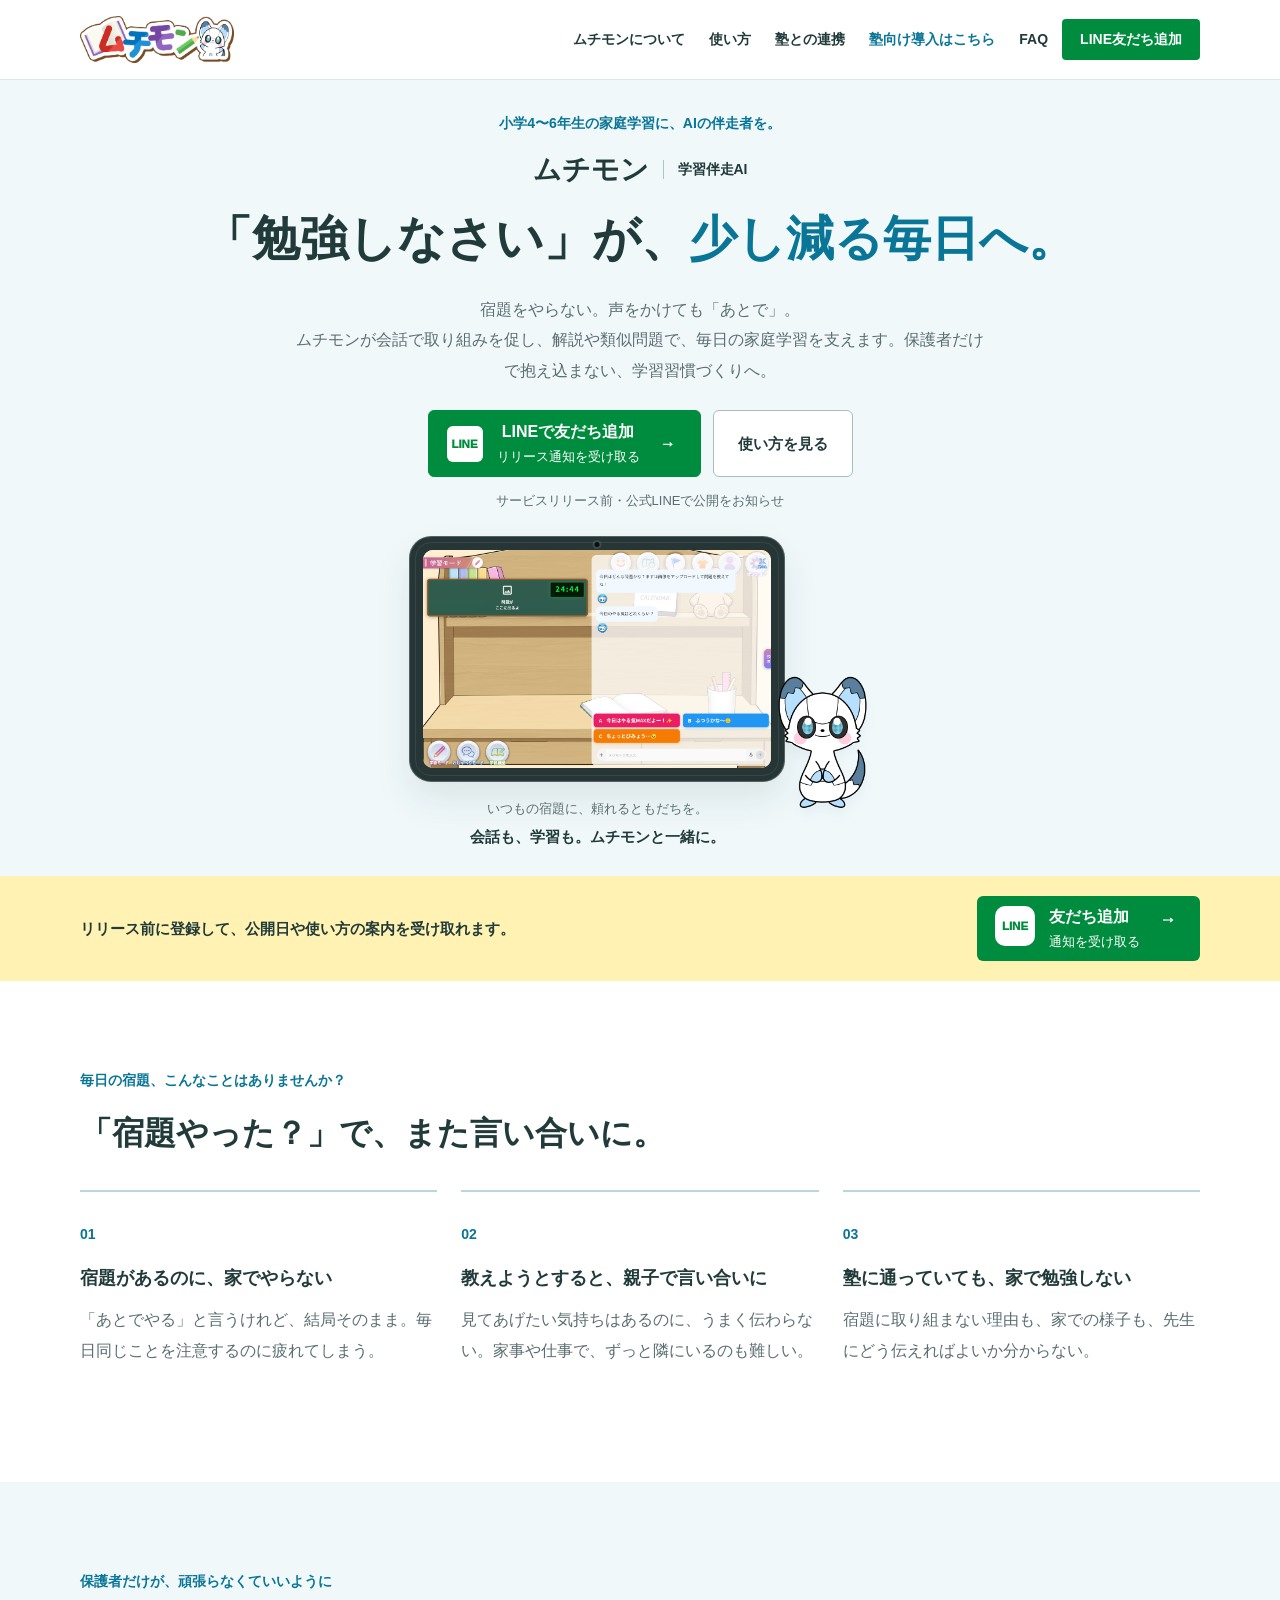
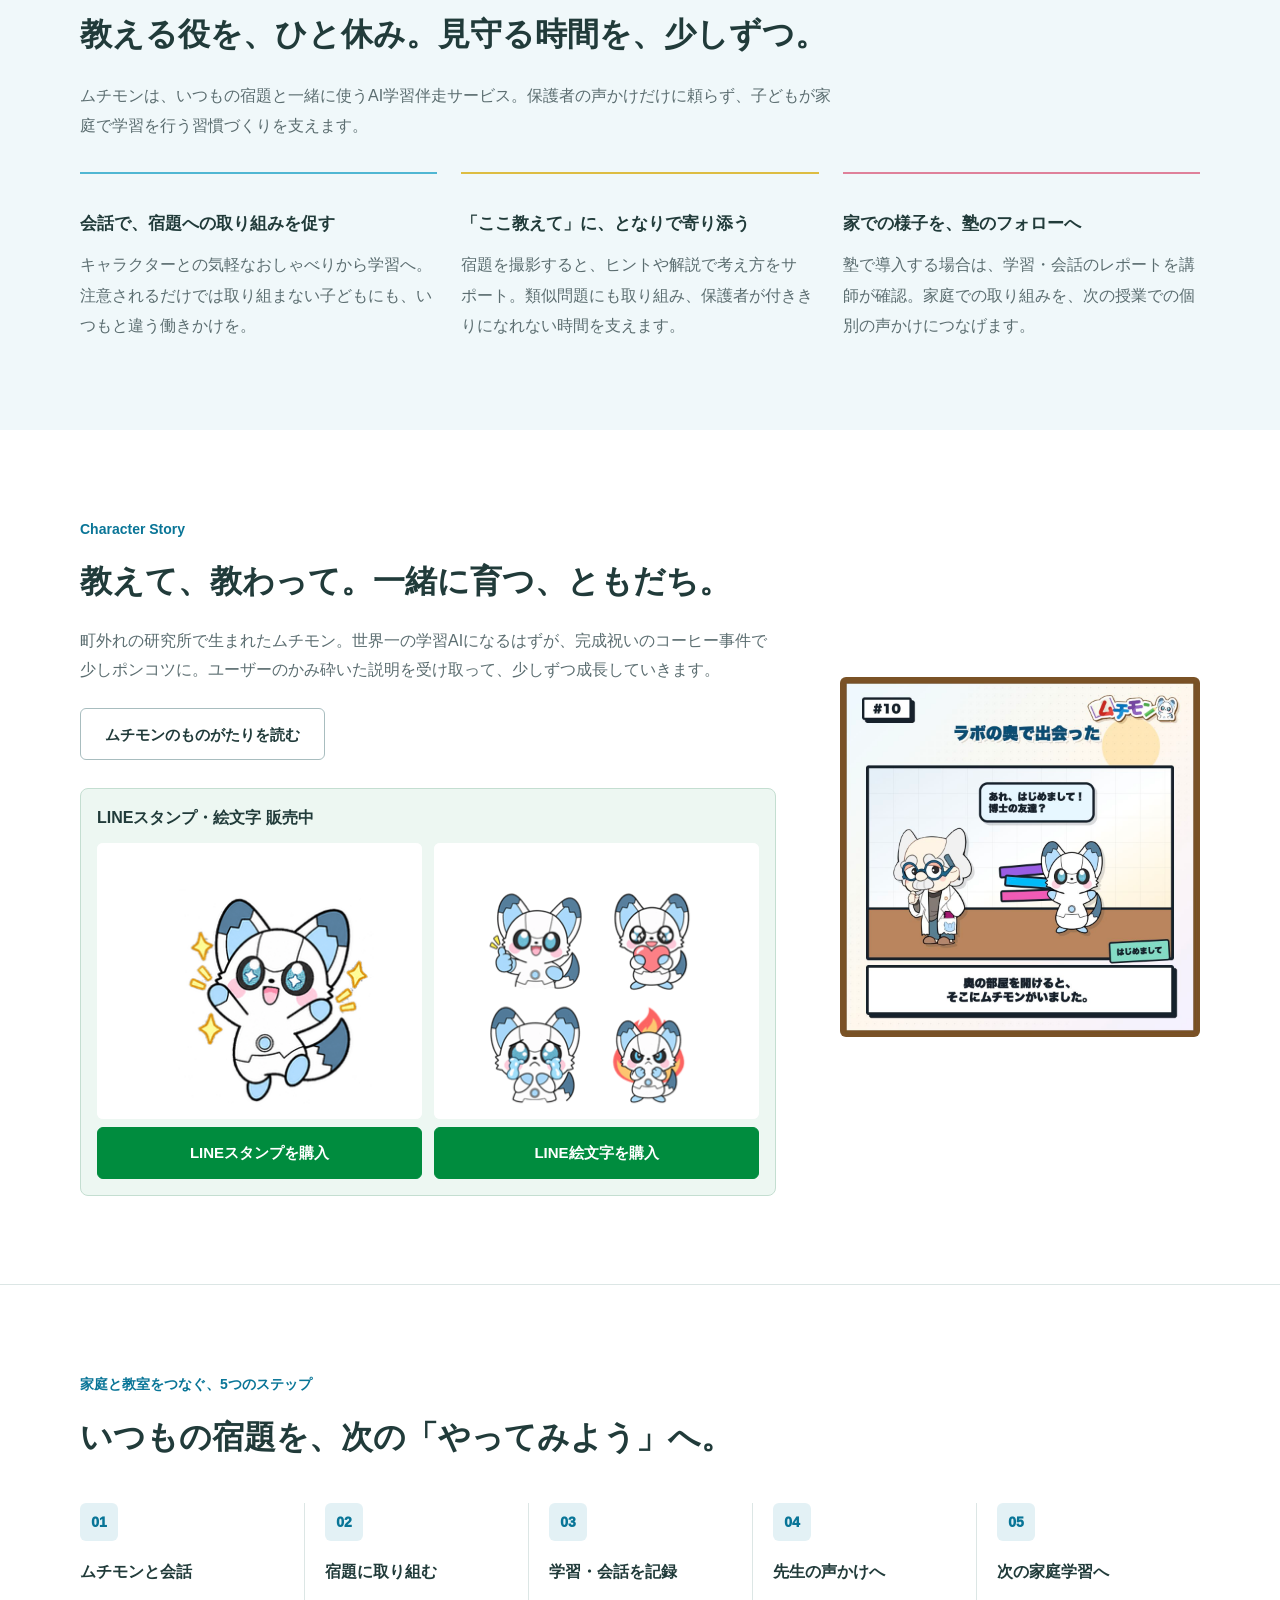
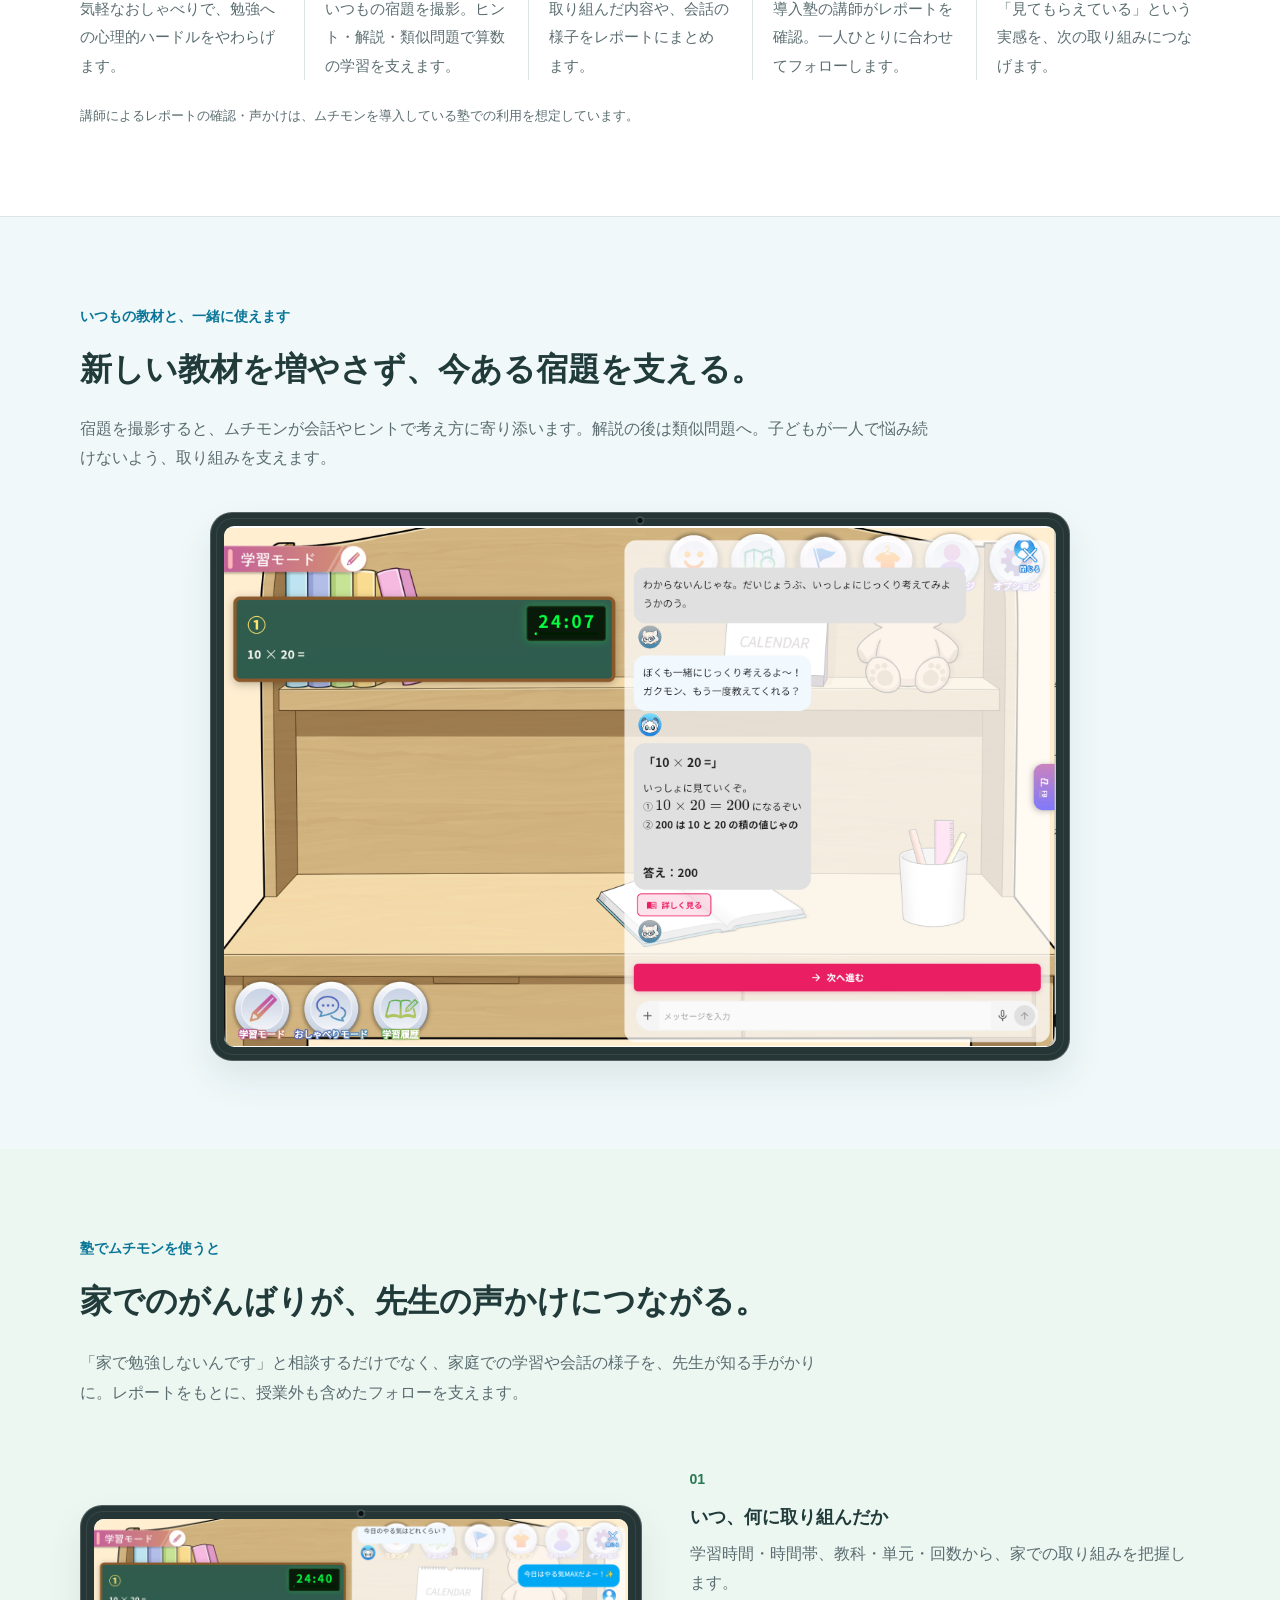
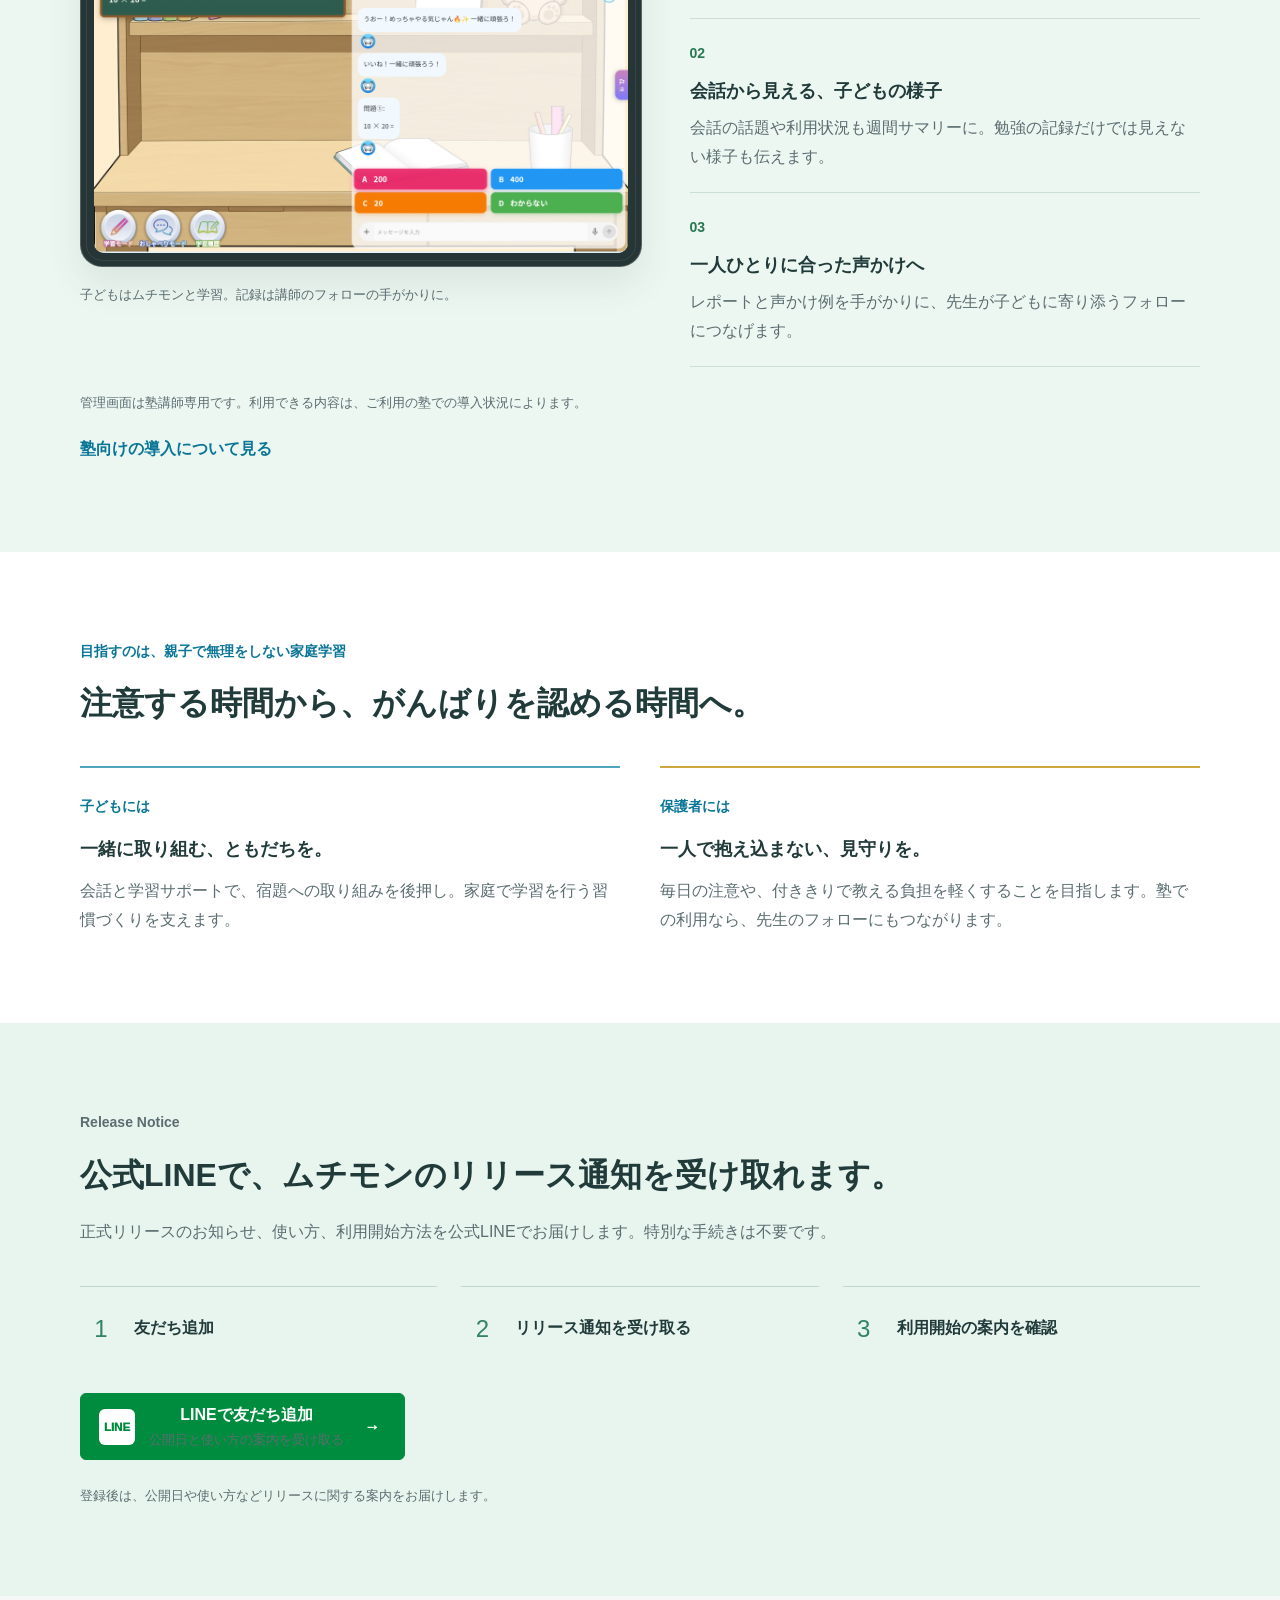
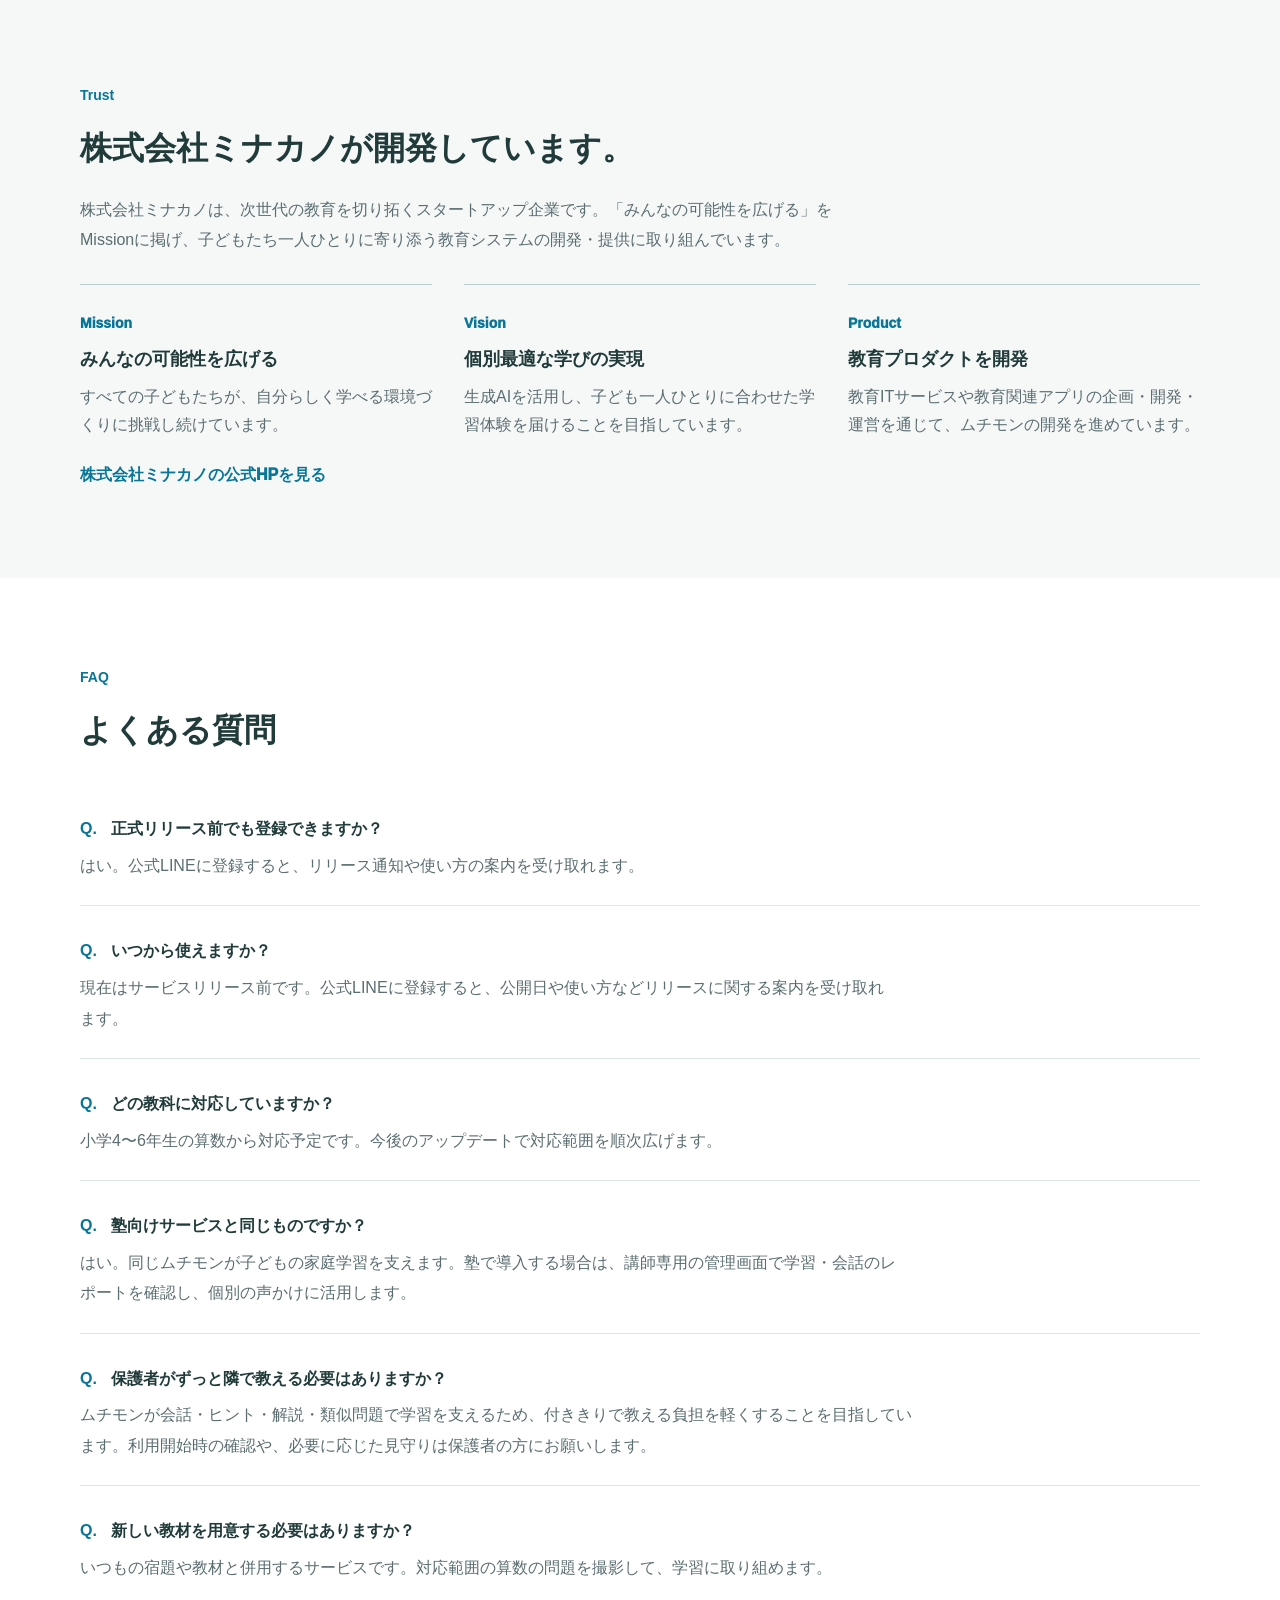
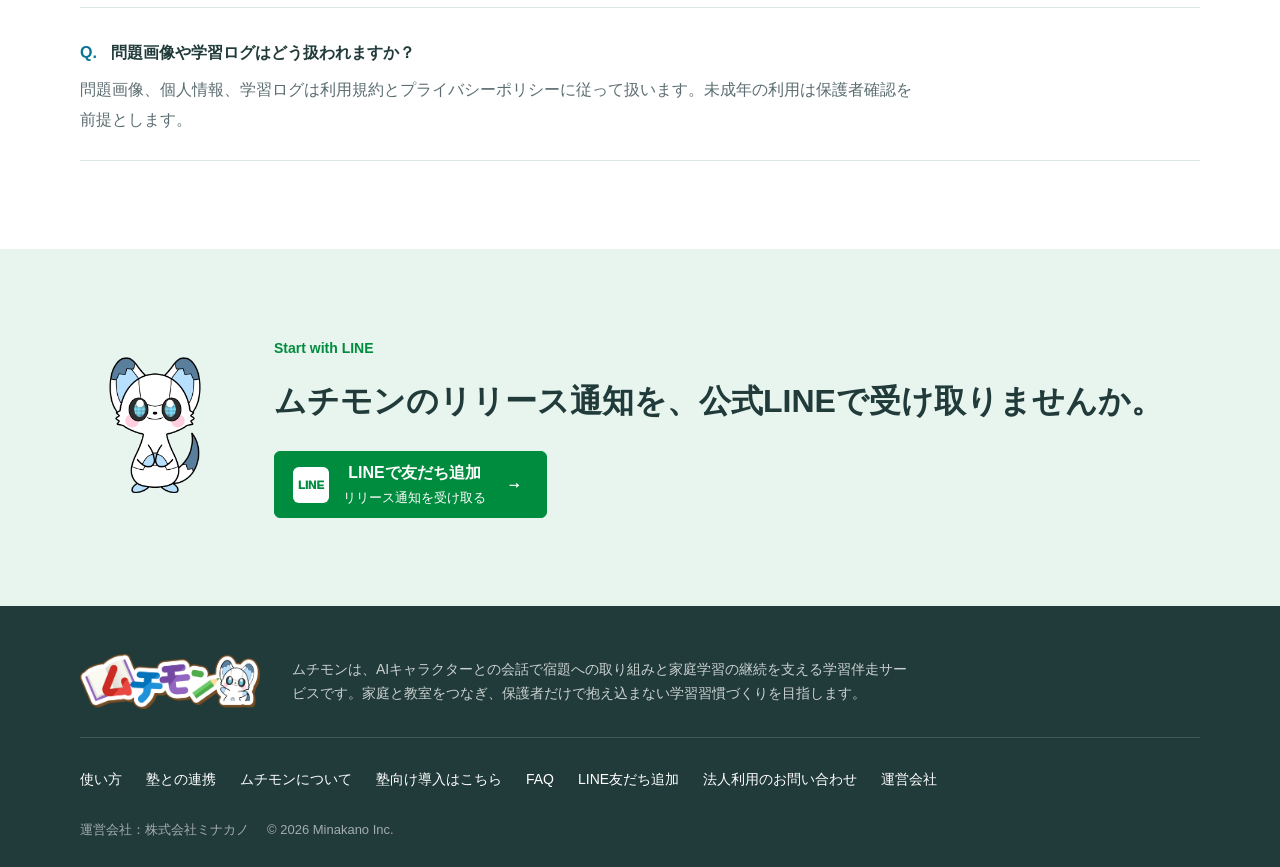
<file: index.html>
<!doctype html>
<html lang="ja">
  <head>
    <meta charset="UTF-8" />
    <meta name="viewport" content="width=device-width, initial-scale=1.0" />
    <title>ムチモン｜小中学生の学習伴走AI・算数学習サポート</title>
    <meta name="description" content="宿題をやらない、毎日「勉強しなさい」と言ってしまう。ムチモンはAIキャラクターとの会話で宿題への取り組みと家庭学習の継続を支える学習伴走サービスです。小学4〜6年生の算数から。塾での導入では、学習・会話のレポートを講師の声かけにつなげます。" />
    <meta name="robots" content="index,follow" />
    <link rel="canonical" href="https://muchimon.jp/" />
    <meta property="og:type" content="website" />
    <meta property="og:site_name" content="ムチモン" />
    <meta property="og:title" content="ムチモン｜小中学生の学習伴走AI・算数学習サポート" />
    <meta property="og:description" content="「宿題やった？」ばかりの毎日に、頼れる伴走者を。AIキャラクターが宿題への取り組みを促し、家庭学習の継続を支えます。" />
    <meta property="og:url" content="https://muchimon.jp/" />
    <meta property="og:image" content="https://muchimon.jp/assets/muchimon-hero.png" />
    <meta property="og:locale" content="ja_JP" />
    <meta name="twitter:card" content="summary_large_image" />
    <meta name="twitter:title" content="ムチモン｜小中学生の学習伴走AI・算数学習サポート" />
    <meta name="twitter:description" content="「宿題やった？」ばかりの毎日に、頼れる伴走者を。AIキャラクターが宿題への取り組みを促し、家庭学習の継続を支えます。" />
    <meta name="twitter:image" content="https://muchimon.jp/assets/muchimon-hero.png" />
    <link rel="icon" href="/favicon.ico" sizes="any" />
    <link rel="icon" href="/assets/favicon.png" type="image/png" />
    <link rel="apple-touch-icon" href="/assets/favicon.png" />
    <link rel="stylesheet" href="./styles.css?v=20260819-history1" />
    <link rel="stylesheet" href="./story-teaser.css?v=20261109-line-panel" />
    <link rel="stylesheet" href="./hero-mobile.css?v=20260821-hero1" />
    <link rel="stylesheet" href="./refinement.css?v=20260908" />
    <link rel="stylesheet" href="./parents.css?v=20261027" />
    <script type="application/ld+json">
      {
        "@context": "https://schema.org",
        "@graph": [
          {
            "@type": "Organization",
            "@id": "https://muchimon.jp/#organization",
            "name": "株式会社ミナカノ",
            "url": "https://minakano.co.jp/",
            "brand": {
              "@type": "Brand",
              "name": "ムチモン",
              "url": "https://muchimon.jp/"
            },
            "sameAs": [
              "https://www.instagram.com/muchimon_minakano/?hl=ja"
            ]
          },
          {
            "@type": "WebSite",
            "@id": "https://muchimon.jp/#website",
            "name": "ムチモン",
            "url": "https://muchimon.jp/",
            "publisher": {
              "@id": "https://muchimon.jp/#organization"
            },
            "inLanguage": "ja"
          },
          {
            "@type": "SoftwareApplication",
            "@id": "https://muchimon.jp/#app",
            "name": "ムチモン",
            "applicationCategory": "EducationalApplication",
            "operatingSystem": "Web",
            "url": "https://muchimon.jp/",
            "description": "AIキャラクターとの会話で宿題への取り組みと家庭学習の継続を支える学習伴走サービスです。小学4〜6年生の算数から対応し、塾での導入では学習・会話のレポートを講師の声かけにつなげます。",
            "publisher": {
              "@id": "https://muchimon.jp/#organization"
            }
          },
          {
            "@type": "FAQPage",
            "@id": "https://muchimon.jp/#faq-schema",
            "mainEntity": [
              {
                "@type": "Question",
                "name": "正式リリース前でも登録できますか？",
                "acceptedAnswer": {
                  "@type": "Answer",
                  "text": "公式LINEに登録すると、リリース通知や使い方の案内を受け取れます。"
                }
              },
              {
                "@type": "Question",
                "name": "いつから使えますか？",
                "acceptedAnswer": {
                  "@type": "Answer",
                  "text": "現在はサービスリリース前です。公式LINEに登録すると、公開日や使い方などリリースに関する案内を受け取れます。"
                }
              },
              {
                "@type": "Question",
                "name": "どの教科に対応していますか？",
                "acceptedAnswer": {
                  "@type": "Answer",
                  "text": "小学4〜6年生の算数から対応予定です。今後のアップデートで対応範囲を順次広げます。"
                }
              },
              {
                "@type": "Question",
                "name": "塾向けサービスと同じものですか？",
                "acceptedAnswer": {
                  "@type": "Answer",
                  "text": "はい。同じムチモンが子どもの家庭学習を支えます。塾で導入する場合は、講師専用の管理画面で学習・会話のレポートを確認し、個別の声かけに活用します。"
                }
              }
            ]
          }
        ]
      }
    </script>
  </head>
  <body class="refined parent-page">
    <header class="nav">
      <a class="logo" href="#top"><img src="./assets/muchimon-logo.png" alt="ムチモン" /></a>
      <nav>
        <a href="./history/">ムチモンについて</a>
        <a href="#flow">使い方</a>
        <a href="#home-report">塾との連携</a>
        <a class="nav-juku" href="./juku/">塾向け導入はこちら</a>
        <a href="#faq">FAQ</a>
        <a class="nav-cta" href="https://lin.ee/755YFJo" target="_blank" rel="noopener" data-track="line-register">LINE友だち追加</a>
      </nav>
    </header>




    <main id="top">
      <section class="hero">
        <div class="hero-copy">
          <p class="kicker">小学4〜6年生の家庭学習に、AIの伴走者を。</p>
          <p class="hero-brand">ムチモン<span>学習伴走AI</span></p>
          <h1><span class="phrase">「勉強しなさい」が、</span><span class="phrase accent">少し減る毎日へ。</span></h1>
          <p class="lead">宿題をやらない。声をかけても「あとで」。<br class="desktop-break" />ムチモンが会話で取り組みを促し、解説や類似問題で、毎日の家庭学習を支えます。保護者だけで抱え込まない、学習習慣づくりへ。</p>
          <div class="actions">
            <a class="primary line-button" href="https://lin.ee/755YFJo" target="_blank" rel="noopener" data-track="line-register"><span class="line-icon">LINE</span><span><strong>LINEで友だち追加</strong><small>リリース通知を受け取る</small></span><span class="cta-arrow">→</span></a>
            <a class="secondary" href="#flow">使い方を見る</a>
          </div>
          <p class="hero-note">サービスリリース前・公式LINEで公開をお知らせ</p>
          <div class="proof">
            <div><strong>リリース前</strong><span>公式LINEで先行通知</span></div>
            <div><strong>家庭学習</strong><span>保護者の声かけ負担を軽く</span></div>
            <div><strong>小学生の算数</strong><span>まずは算数から対応</span></div>
          </div>
        </div>
        <div class="hero-visual">
          <div class="ipad-frame hero-ipad"><div class="ipad-camera"></div><div class="ipad-screen"><img src="./assets/muchimon-motivation.png" alt="キャラクターと会話しながら学ぶムチモンの画面" /></div></div>
          <img class="mascot" src="./assets/muchimon-character.png" alt="ムチモン" />
          <div class="bubble"><span>いつもの宿題に、頼れるともだちを。</span><strong>会話も、学習も。ムチモンと一緒に。</strong></div>
        </div>
      </section>




      <section class="notice">
        <p>リリース前に登録して、公開日や使い方の案内を受け取れます。</p>
        <a class="line-button compact" href="https://lin.ee/755YFJo" target="_blank" rel="noopener" data-track="line-register"><span class="line-icon">LINE</span><span><strong>友だち追加</strong><small>通知を受け取る</small></span><span class="cta-arrow">→</span></a>
      </section>




      <section class="section problems">
        <div>
          <p class="kicker">毎日の宿題、こんなことはありませんか？</p>
          <h2><span class="phrase">「宿題やった？」で、</span><span class="phrase">また言い合いに。</span></h2>
        </div>
        <div class="cards three">
          <article><span>01</span><h3>宿題があるのに、家でやらない</h3><p>「あとでやる」と言うけれど、結局そのまま。毎日同じことを注意するのに疲れてしまう。</p></article>
          <article><span>02</span><h3>教えようとすると、親子で言い合いに</h3><p>見てあげたい気持ちはあるのに、うまく伝わらない。家事や仕事で、ずっと隣にいるのも難しい。</p></article>
          <article><span>03</span><h3>塾に通っていても、家で勉強しない</h3><p>宿題に取り組まない理由も、家での様子も、先生にどう伝えればよいか分からない。</p></article>
        </div>
      </section>




      <section class="section features">
        <div class="heading">
          <p class="kicker">保護者だけが、頑張らなくていいように</p>
          <h2><span class="phrase">教える役を、ひと休み。</span><span class="phrase">見守る時間を、少しずつ。</span></h2>
          <p>ムチモンは、いつもの宿題と一緒に使うAI学習伴走サービス。保護者の声かけだけに頼らず、子どもが家庭で学習を行う習慣づくりを支えます。</p>
        </div>
        <div class="cards three">
          <article><h3>会話で、宿題への取り組みを促す</h3><p>キャラクターとの気軽なおしゃべりから学習へ。注意されるだけでは取り組まない子どもにも、いつもと違う働きかけを。</p></article>
          <article><h3>「ここ教えて」に、となりで寄り添う</h3><p>宿題を撮影すると、ヒントや解説で考え方をサポート。類似問題にも取り組み、保護者が付ききりになれない時間を支えます。</p></article>
          <article><h3>家での様子を、塾のフォローへ</h3><p>塾で導入する場合は、学習・会話のレポートを講師が確認。家庭での取り組みを、次の授業での個別の声かけにつなげます。</p></article>
        </div>
      </section>

      <section class="section story-teaser" id="character-story">
        <div>
          <p class="kicker">Character Story</p>
          <h2><span class="phrase">教えて、教わって。</span><span class="phrase">一緒に育つ、ともだち。</span></h2>
          <p>町外れの研究所で生まれたムチモン。世界一の学習AIになるはずが、完成祝いのコーヒー事件で少しポンコツに。ユーザーのかみ砕いた説明を受け取って、少しずつ成長していきます。</p>
          <a class="secondary" href="./history/">ムチモンのものがたりを読む</a>
          <section class="story-store" aria-labelledby="story-store-heading">
            <h3 id="story-store-heading">LINEスタンプ・絵文字 販売中</h3>
            <div class="story-store-links">
              <article class="story-store-item">
                <div class="story-store-preview story-store-preview--sticker"><img src="./assets/muchimon-line-store.png" width="660" height="406" alt="星を輝かせて喜ぶムチモンのスタンプ" loading="lazy" /></div>
                <a class="primary" href="https://store.line.me/stickershop/product/36459921/ja" target="_blank" rel="noopener">LINEスタンプを購入</a>
              </article>
              <article class="story-store-item">
                <div class="story-store-preview"><img src="./assets/muchimon-line-store.png" width="660" height="406" alt="笑顔や涙など、ムチモンのリアクション絵文字4種類" loading="lazy" /></div>
                <a class="primary" href="https://store.line.me/emojishop/product/6ad9b2644e5c52039835f3ff/ja" target="_blank" rel="noopener">LINE絵文字を購入</a>
              </article>
            </div>
          </section>
        </div>
        <div class="story-teaser-image">
          <img src="./assets/history/muchimon_birth_15_10.png" alt="ラボの奥でムチモンと出会うストーリー画像" loading="lazy" />
        </div>
      </section>




      <section class="section flow" id="flow">
        <div class="heading">
          <p class="kicker">家庭と教室をつなぐ、5つのステップ</p>
          <h2><span class="phrase">いつもの宿題を、</span><span class="phrase">次の「やってみよう」へ。</span></h2>
        </div>
        <div class="steps">
          <article><span>01</span><h3>ムチモンと会話</h3><p>気軽なおしゃべりで、勉強への心理的ハードルをやわらげます。</p></article>
          <article><span>02</span><h3>宿題に取り組む</h3><p>いつもの宿題を撮影。ヒント・解説・類似問題で算数の学習を支えます。</p></article>
          <article><span>03</span><h3>学習・会話を記録</h3><p>取り組んだ内容や、会話の様子をレポートにまとめます。</p></article>
          <article><span>04</span><h3>先生の声かけへ</h3><p>導入塾の講師がレポートを確認。一人ひとりに合わせてフォローします。</p></article>
          <article><span>05</span><h3>次の家庭学習へ</h3><p>「見てもらえている」という実感を、次の取り組みにつなげます。</p></article>
        </div>
        <p class="parent-flow-note">講師によるレポートの確認・声かけは、ムチモンを導入している塾での利用を想定しています。</p>
      </section>




      <section class="demo">
        <div><p class="kicker">いつもの教材と、一緒に使えます</p><h2><span class="phrase">新しい教材を増やさず、</span><span class="phrase">今ある宿題を支える。</span></h2><p>宿題を撮影すると、ムチモンが会話やヒントで考え方に寄り添います。解説の後は類似問題へ。子どもが一人で悩み続けないよう、取り組みを支えます。</p></div>
        <div class="demo-visual"><div class="ipad-frame demo-ipad"><div class="ipad-camera"></div><div class="ipad-screen"><img src="./assets/muchimon-explain.png" alt="ムチモンが問題を一緒に確認する画面" /></div></div></div>
      </section>

      <section class="section parent-report" id="home-report">
        <div class="heading"><p class="kicker">塾でムチモンを使うと</p><h2><span class="phrase">家でのがんばりが、</span><span class="phrase">先生の声かけにつながる。</span></h2><p>「家で勉強しないんです」と相談するだけでなく、家庭での学習や会話の様子を、先生が知る手がかりに。レポートをもとに、授業外も含めたフォローを支えます。</p></div>
        <div class="parent-report-layout">
          <div class="parent-report-image"><div class="ipad-frame"><div class="ipad-camera"></div><div class="ipad-screen"><img src="./assets/muchimon-ui-study.png" alt="ムチモンと算数に取り組む学習画面" loading="lazy" /></div></div><p>子どもはムチモンと学習。記録は講師のフォローの手がかりに。</p></div>
          <div class="parent-report-list">
            <article><span>01</span><h3>いつ、何に取り組んだか</h3><p>学習時間・時間帯、教科・単元・回数から、家での取り組みを把握します。</p></article>
            <article><span>02</span><h3>会話から見える、子どもの様子</h3><p>会話の話題や利用状況も週間サマリーに。勉強の記録だけでは見えない様子も伝えます。</p></article>
            <article><span>03</span><h3>一人ひとりに合った声かけへ</h3><p>レポートと声かけ例を手がかりに、先生が子どもに寄り添うフォローにつなげます。</p></article>
          </div>
        </div>
        <p class="parent-flow-note">管理画面は塾講師専用です。利用できる内容は、ご利用の塾での導入状況によります。</p>
        <a class="trust-link" href="./juku/">塾向けの導入について見る</a>
      </section>

      <section class="section parent-benefits">
        <div class="heading"><p class="kicker">目指すのは、親子で無理をしない家庭学習</p><h2><span class="phrase">注意する時間から、</span><span class="phrase">がんばりを認める時間へ。</span></h2></div>
        <div class="parent-benefit-grid">
          <article><span>子どもには</span><h3>一緒に取り組む、ともだちを。</h3><p>会話と学習サポートで、宿題への取り組みを後押し。家庭で学習を行う習慣づくりを支えます。</p></article>
          <article><span>保護者には</span><h3>一人で抱え込まない、見守りを。</h3><p>毎日の注意や、付ききりで教える負担を軽くすることを目指します。塾での利用なら、先生のフォローにもつながります。</p></article>
        </div>
      </section>



      <section class="line" id="line-register">
        <div class="line-card">
          <div><p class="kicker">Release Notice</p><h2>公式LINEで、ムチモンのリリース通知を受け取れます。</h2><p>正式リリースのお知らせ、使い方、利用開始方法を公式LINEでお届けします。特別な手続きは不要です。</p></div>
          <div class="line-steps"><div><span>1</span>友だち追加</div><div><span>2</span>リリース通知を受け取る</div><div><span>3</span>利用開始の案内を確認</div></div>
          <a class="primary line-button" href="https://lin.ee/755YFJo" target="_blank" rel="noopener" data-track="line-register"><span class="line-icon">LINE</span><span><strong>LINEで友だち追加</strong><small>公開日と使い方の案内を受け取る</small></span><span class="cta-arrow">→</span></a>
          <small>登録後は、公開日や使い方などリリースに関する案内をお届けします。</small>
        </div>
      </section>




      <section class="section trust">
        <div class="heading trust-heading">
          <p class="kicker">Trust</p>
          <h2><span class="nowrap">株式会社ミナカノ</span>が開発しています。</h2>
          <p>株式会社ミナカノは、次世代の教育を切り拓くスタートアップ企業です。「みんなの可能性を広げる」をMissionに掲げ、子どもたち一人ひとりに寄り添う教育システムの開発・提供に取り組んでいます。</p>
        </div>
        <div class="trust-grid">
          <article><span>Mission</span><h3>みんなの可能性を広げる</h3><p>すべての子どもたちが、自分らしく学べる環境づくりに挑戦し続けています。</p></article>
          <article><span>Vision</span><h3>個別最適な学びの実現</h3><p>生成AIを活用し、子ども一人ひとりに合わせた学習体験を届けることを目指しています。</p></article>
          <article><span>Product</span><h3>教育プロダクトを開発</h3><p>教育ITサービスや教育関連アプリの企画・開発・運営を通じて、ムチモンの開発を進めています。</p></article>
        </div>
        <a class="trust-link" href="https://minakano.co.jp/" target="_blank" rel="noopener">株式会社ミナカノの公式HPを見る</a>
      </section>




      <section class="section faq" id="faq">
        <div class="heading"><p class="kicker">FAQ</p><h2>よくある質問</h2></div>
        <div class="faq-list">
          <article><h3>正式リリース前でも登録できますか？</h3><p>はい。公式LINEに登録すると、リリース通知や使い方の案内を受け取れます。</p></article>
          <article><h3>いつから使えますか？</h3><p>現在はサービスリリース前です。公式LINEに登録すると、公開日や使い方などリリースに関する案内を受け取れます。</p></article>
          <article><h3>どの教科に対応していますか？</h3><p>小学4〜6年生の算数から対応予定です。今後のアップデートで対応範囲を順次広げます。</p></article>
          <article><h3>塾向けサービスと同じものですか？</h3><p>はい。同じムチモンが子どもの家庭学習を支えます。塾で導入する場合は、講師専用の管理画面で学習・会話のレポートを確認し、個別の声かけに活用します。</p></article>
          <article><h3>保護者がずっと隣で教える必要はありますか？</h3><p>ムチモンが会話・ヒント・解説・類似問題で学習を支えるため、付ききりで教える負担を軽くすることを目指しています。利用開始時の確認や、必要に応じた見守りは保護者の方にお願いします。</p></article>
          <article><h3>新しい教材を用意する必要はありますか？</h3><p>いつもの宿題や教材と併用するサービスです。対応範囲の算数の問題を撮影して、学習に取り組めます。</p></article>
          <article><h3>問題画像や学習ログはどう扱われますか？</h3><p>問題画像、個人情報、学習ログは利用規約とプライバシーポリシーに従って扱います。未成年の利用は保護者確認を前提とします。</p></article>
        </div>
      </section>




      <section class="final-cta"><img src="./assets/muchimon-character.png" alt="ムチモン" /><div><p class="kicker">Start with LINE</p><h2>ムチモンのリリース通知を、<span class="nowrap">公式LINE</span>で受け取りませんか。</h2><a class="primary line-button" href="https://lin.ee/755YFJo" target="_blank" rel="noopener" data-track="line-register"><span class="line-icon">LINE</span><span><strong>LINEで友だち追加</strong><small>リリース通知を受け取る</small></span><span class="cta-arrow">→</span></a></div></section>
    </main>




    <footer class="site-footer">
      <div class="footer-main">
        <a class="footer-logo" href="#top"><img src="./assets/muchimon-logo.png" alt="ムチモン" /></a>
        <p>ムチモンは、AIキャラクターとの会話で宿題への取り組みと家庭学習の継続を支える学習伴走サービスです。家庭と教室をつなぎ、保護者だけで抱え込まない学習習慣づくりを目指します。</p>
      </div>
      <div class="footer-links" aria-label="フッターナビゲーション">
        <a href="#flow">使い方</a>
        <a href="#home-report">塾との連携</a>
        <a href="./history/">ムチモンについて</a>
        <a href="./juku/">塾向け導入はこちら</a>
        <a href="#faq">FAQ</a>
        <a href="https://lin.ee/755YFJo" target="_blank" rel="noopener" data-track="line-register">LINE友だち追加</a>
        <a href="./juku/#juku-contact">法人利用のお問い合わせ</a>
        <a href="https://minakano.co.jp/" target="_blank" rel="noopener">運営会社</a>
      </div>
      <div class="footer-bottom">
        <span>運営会社：株式会社ミナカノ</span>
        <span>&copy; 2026 Minakano Inc.</span>
      </div>
    </footer>
  </body>
</html>
</file>
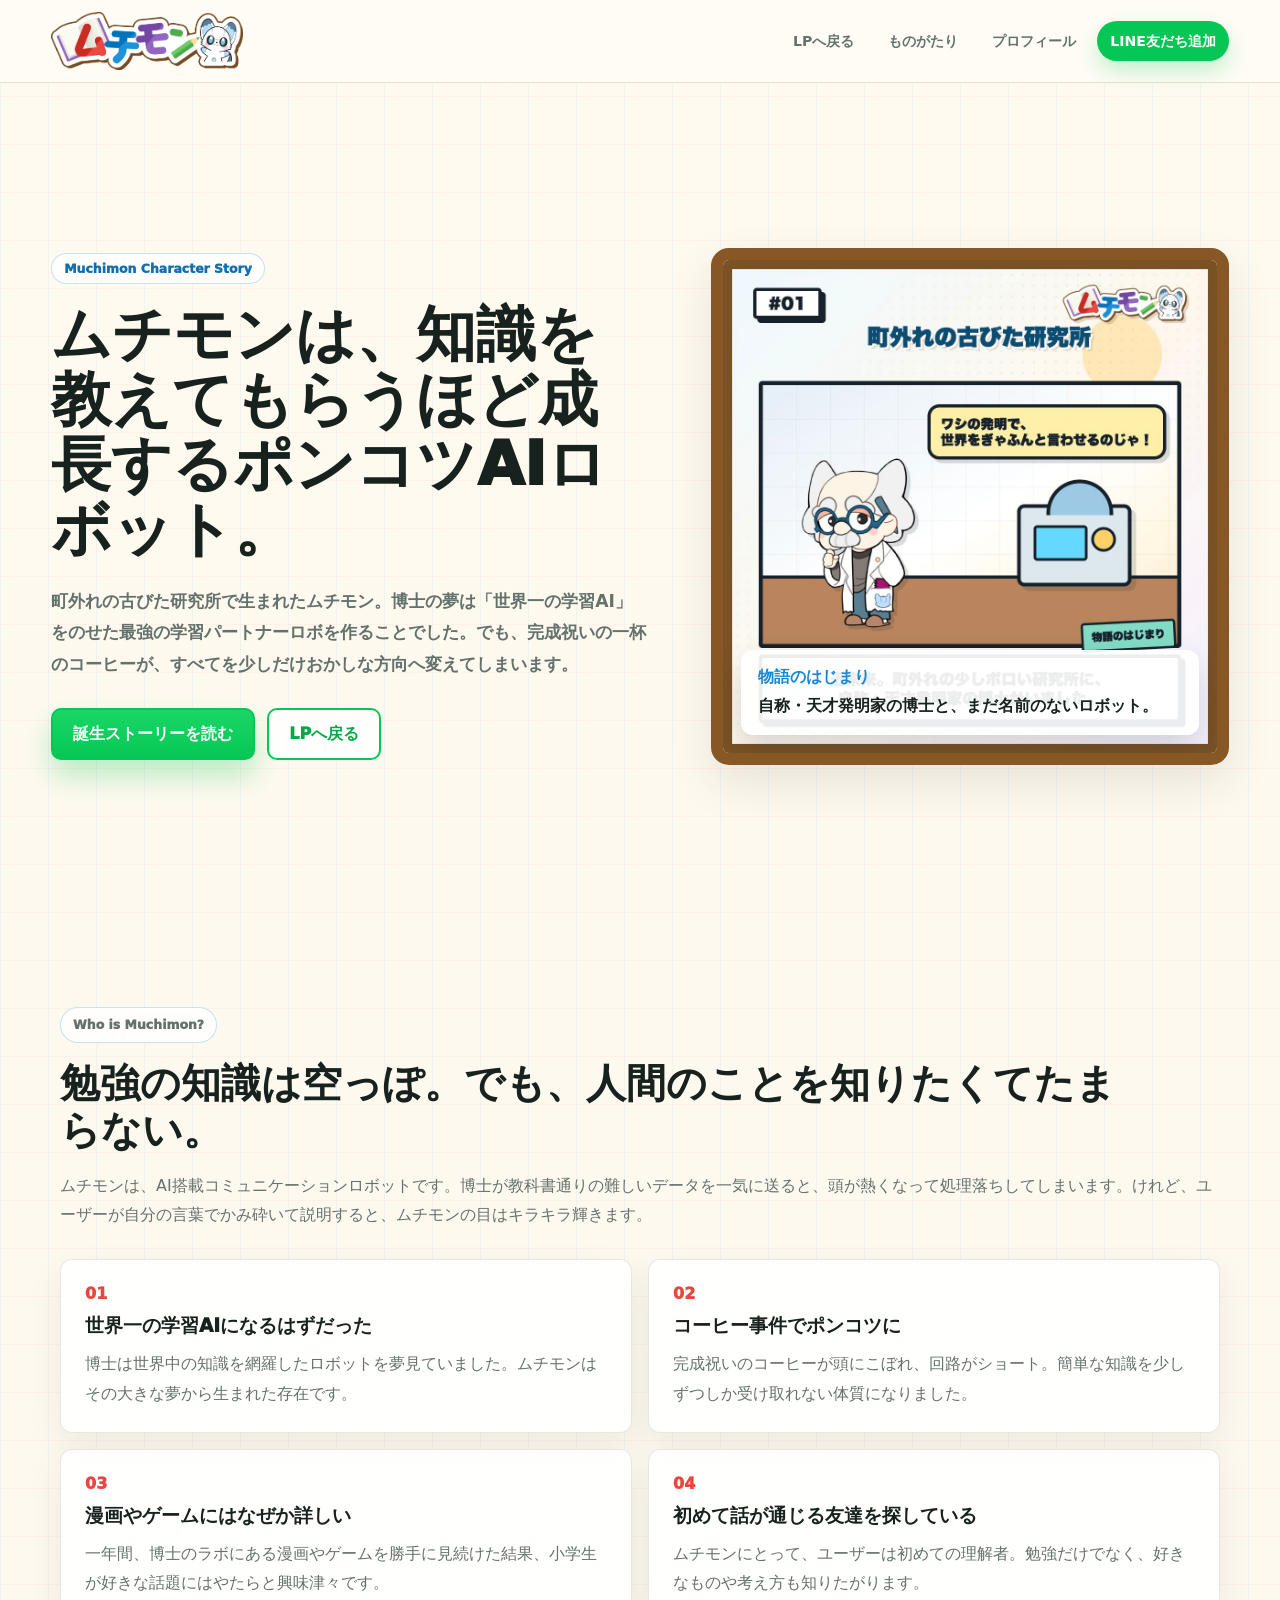
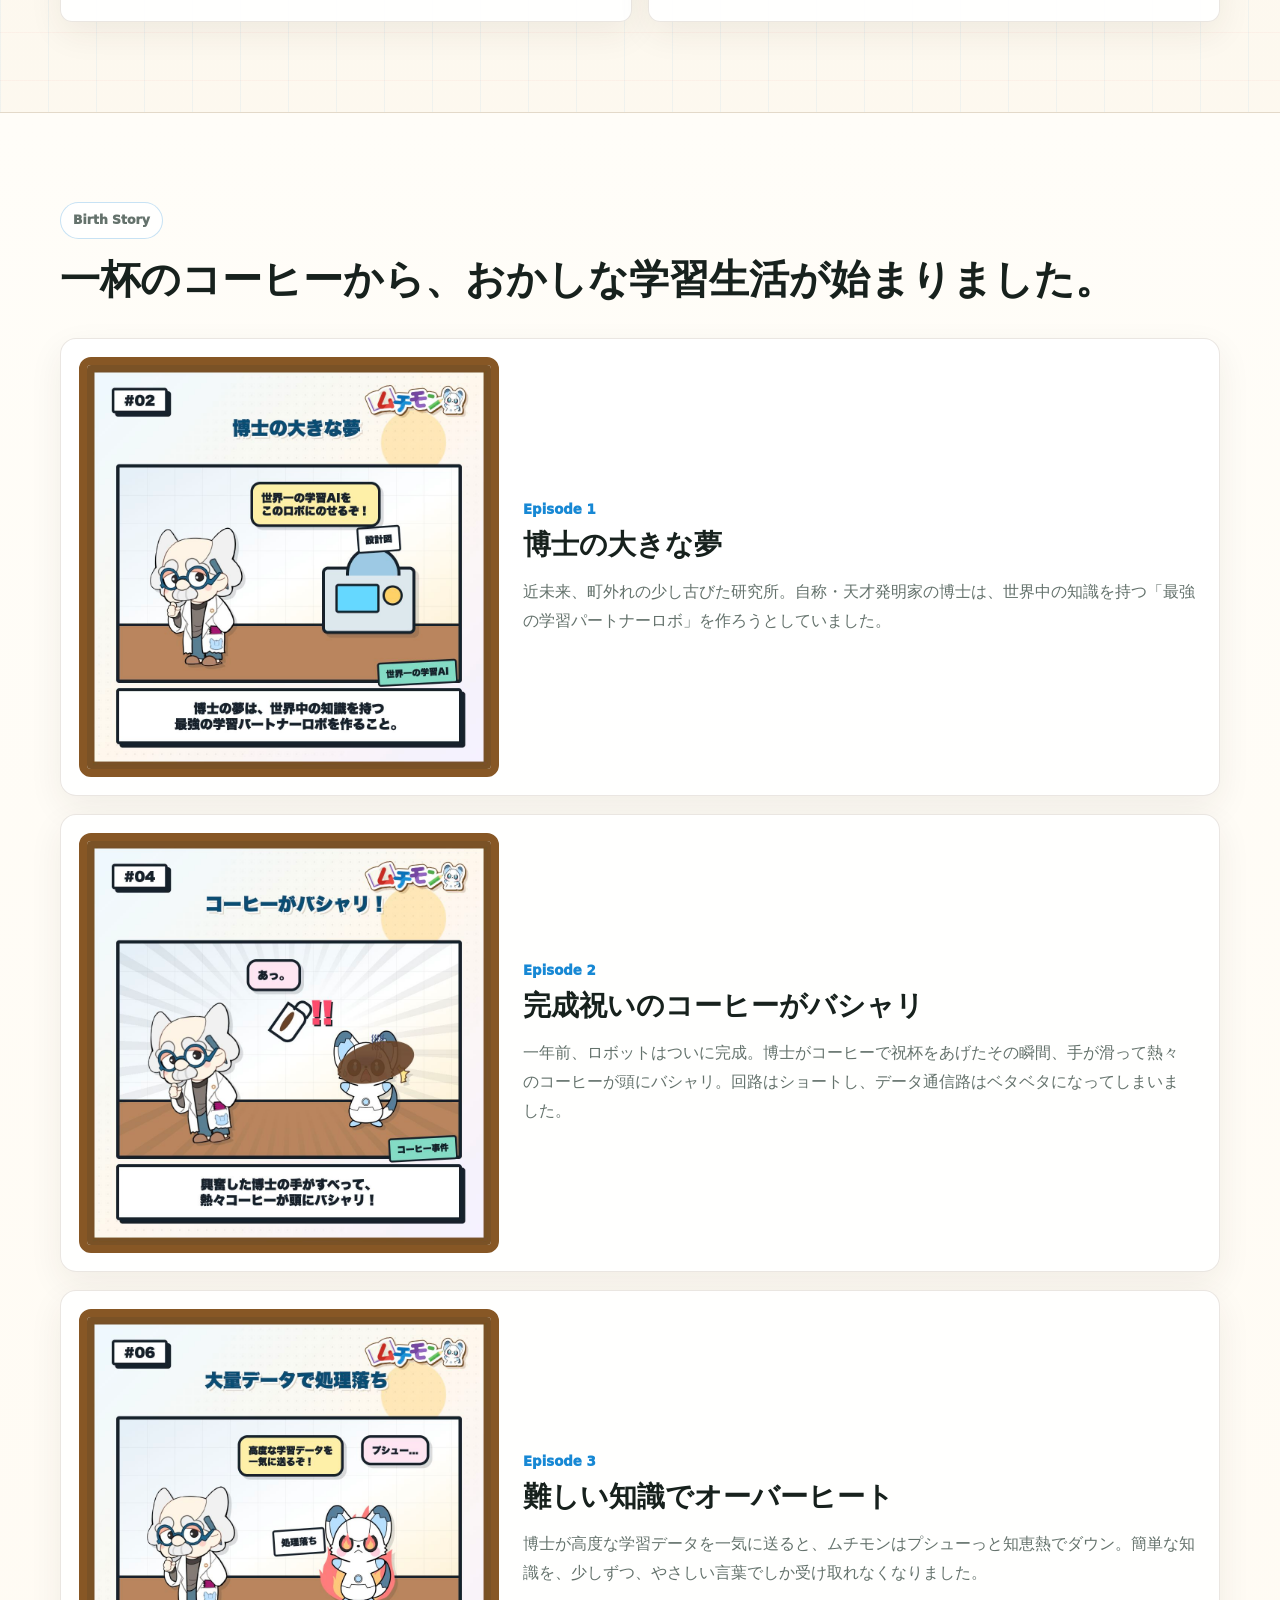
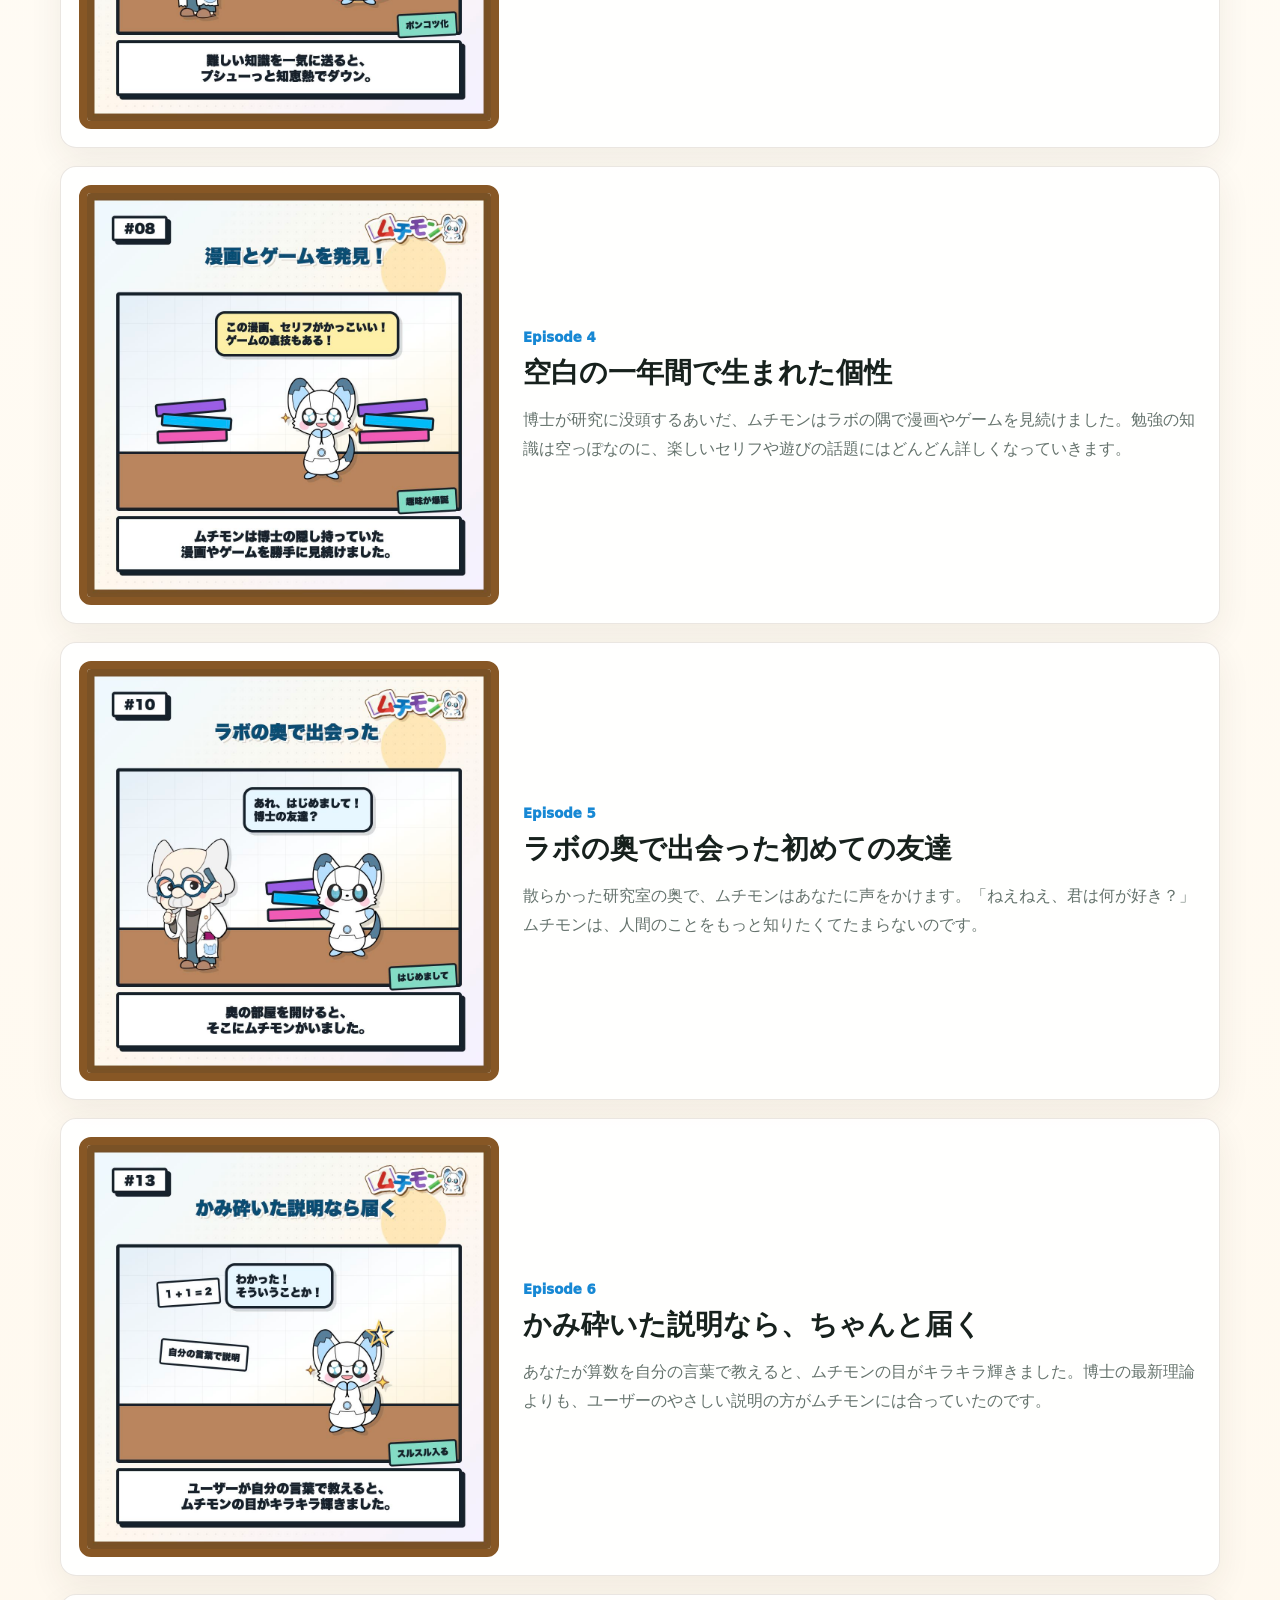
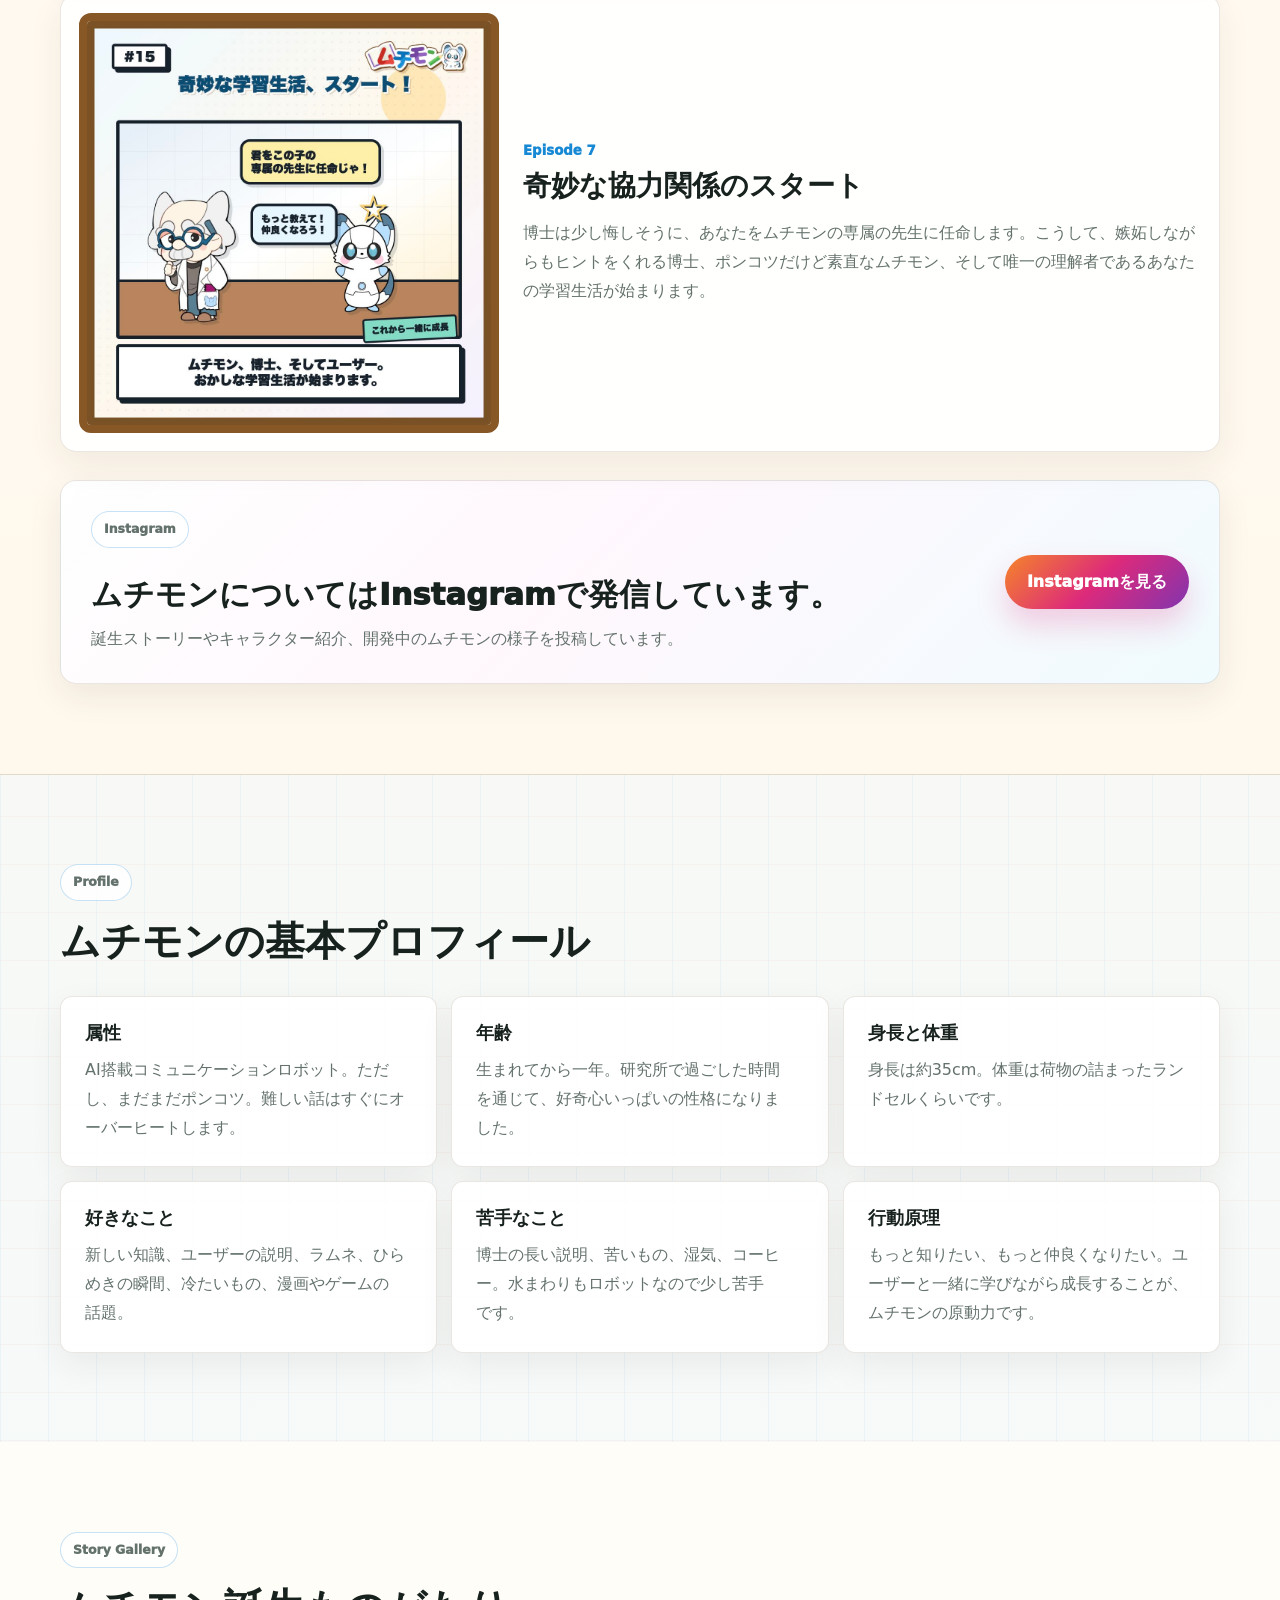
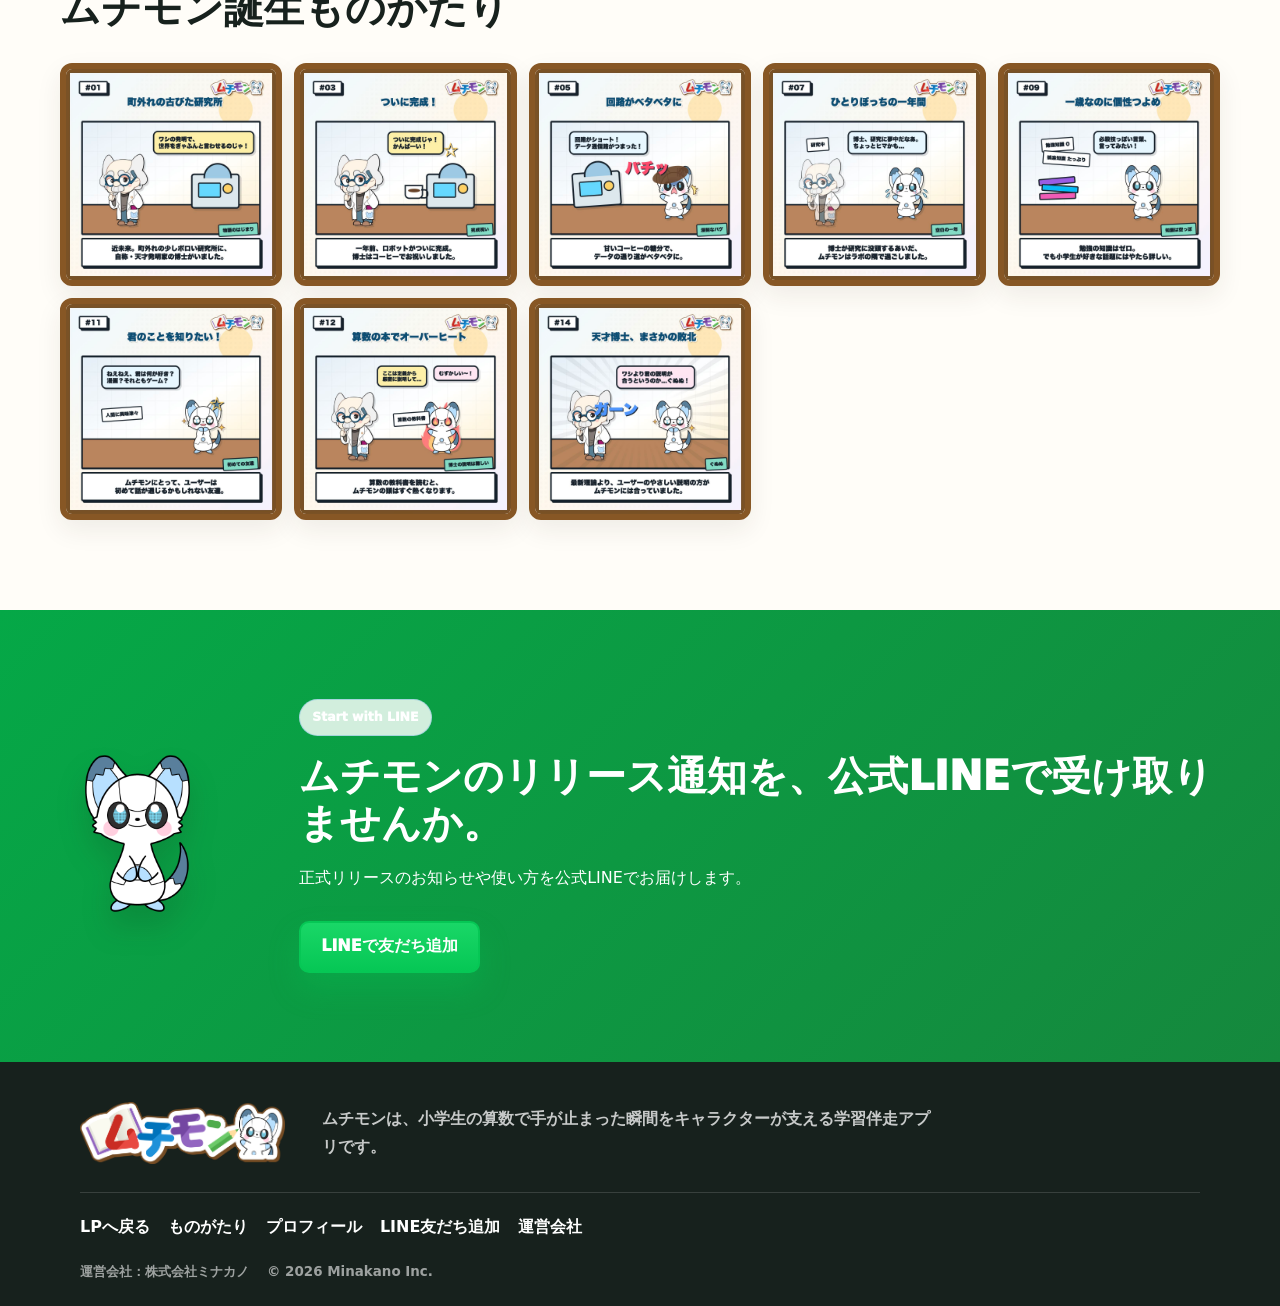
<file: history/index.html>
<!doctype html>
<html lang="ja">
  <head>
    <meta charset="UTF-8" />
    <meta name="viewport" content="width=device-width, initial-scale=1.0" />
    <title>ムチモンのキャラクター・誕生ストーリー｜ムチモン</title>
    <meta name="description" content="ムチモンは、町外れの研究所で生まれたAI搭載コミュニケーションロボット。コーヒー事件から始まった、少しポンコツで好奇心いっぱいのキャラクター設定と誕生ストーリーを紹介します。" />
    <meta name="robots" content="index,follow" />
    <link rel="canonical" href="https://muchimon.jp/history/" />
    <meta property="og:type" content="article" />
    <meta property="og:site_name" content="ムチモン" />
    <meta property="og:title" content="ムチモンのキャラクター・誕生ストーリー｜ムチモン" />
    <meta property="og:description" content="町外れの研究所で生まれたムチモン。コーヒー事件から始まった、少しポンコツで好奇心いっぱいの物語を紹介します。" />
    <meta property="og:url" content="https://muchimon.jp/history/" />
    <meta property="og:image" content="https://muchimon.jp/assets/history/muchimon_birth_15_01.png" />
    <meta property="og:locale" content="ja_JP" />
    <meta name="twitter:card" content="summary_large_image" />
    <meta name="twitter:title" content="ムチモンのキャラクター・誕生ストーリー｜ムチモン" />
    <meta name="twitter:description" content="町外れの研究所で生まれたムチモン。コーヒー事件から始まった、少しポンコツで好奇心いっぱいの物語を紹介します。" />
    <meta name="twitter:image" content="https://muchimon.jp/assets/history/muchimon_birth_15_01.png" />
    <link rel="icon" href="/favicon.ico" sizes="any" />
    <link rel="icon" href="/assets/favicon.png" type="image/png" />
    <link rel="apple-touch-icon" href="/assets/favicon.png" />
    <link rel="preload" as="image" href="../assets/history/muchimon_birth_15_01.png" />
    <script type="application/ld+json">
      {
        "@context": "https://schema.org",
        "@graph": [
          {
            "@type": "Organization",
            "@id": "https://muchimon.jp/#organization",
            "name": "株式会社ミナカノ",
            "url": "https://minakano.co.jp/",
            "sameAs": [
              "https://www.instagram.com/muchimon_minakano/?hl=ja"
            ]
          },
          {
            "@type": "Article",
            "@id": "https://muchimon.jp/history/#article",
            "headline": "ムチモンのキャラクター・誕生ストーリー",
            "description": "コーヒー事件から始まった、少しポンコツで好奇心いっぱいのAIロボット、ムチモンのキャラクター設定と誕生ストーリー。",
            "image": "https://muchimon.jp/assets/history/muchimon_birth_15_01.png",
            "author": {
              "@id": "https://muchimon.jp/#organization"
            },
            "publisher": {
              "@id": "https://muchimon.jp/#organization"
            },
            "inLanguage": "ja",
            "mainEntityOfPage": "https://muchimon.jp/history/"
          },
          {
            "@type": "BreadcrumbList",
            "@id": "https://muchimon.jp/history/#breadcrumb",
            "itemListElement": [
              {
                "@type": "ListItem",
                "position": 1,
                "name": "ムチモン",
                "item": "https://muchimon.jp/"
              },
              {
                "@type": "ListItem",
                "position": 2,
                "name": "キャラクターについて",
                "item": "https://muchimon.jp/history/"
              }
            ]
          }
        ]
      }
    </script>
    <style>
      :root {
        --bg: #fbf7ee;
        --ink: #17211d;
        --muted: #64726c;
        --line: #e3d9c9;
        --blue: #1788d4;
        --red: #e7473f;
        --green: #06c755;
        --green-dark: #05a847;
        --yellow: #ffd86b;
        --brown: #875725;
        --panel: rgba(255, 255, 255, .9);
        --shadow: 0 18px 45px rgba(41, 31, 18, .10);
        font-family: "Hiragino Maru Gothic ProN", "Hiragino Sans", "Yu Gothic", "Meiryo", system-ui, sans-serif;
      }

      * { box-sizing: border-box; }
      html { scroll-behavior: smooth; }
      body {
        margin: 0;
        color: var(--ink);
        background:
          linear-gradient(90deg, rgba(23, 136, 212, .055) 1px, transparent 1px),
          linear-gradient(rgba(231, 71, 63, .045) 1px, transparent 1px),
          linear-gradient(180deg, #fffaf0 0%, var(--bg) 45%, #f4fbff 100%);
        background-size: 48px 48px, 48px 48px, auto;
      }
      a { color: inherit; text-decoration: none; }
      img { display: block; max-width: 100%; }

      .nav {
        position: sticky;
        top: 0;
        z-index: 10;
        display: flex;
        align-items: center;
        justify-content: space-between;
        gap: 20px;
        border-bottom: 1px solid rgba(124, 103, 75, .18);
        background: rgba(255, 252, 246, .9);
        padding: 12px clamp(18px, 4vw, 56px);
        backdrop-filter: blur(18px);
      }
      .logo img { width: clamp(138px, 15vw, 214px); }
      .nav nav { display: flex; flex-wrap: wrap; justify-content: flex-end; gap: 8px; }
      .nav a:not(.logo) {
        display: inline-flex;
        align-items: center;
        min-height: 40px;
        border-radius: 999px;
        color: var(--muted);
        font-size: .88rem;
        font-weight: 900;
        padding: 8px 13px;
        white-space: nowrap;
      }
      .nav-cta { background: var(--green); color: #fff !important; box-shadow: 0 10px 22px rgba(6, 199, 85, .24); }

      .hero {
        display: grid;
        grid-template-columns: minmax(420px, .92fr) minmax(360px, .8fr);
        gap: clamp(30px, 5vw, 72px);
        align-items: center;
        min-height: calc(100vh - 66px);
        padding: clamp(44px, 6vw, 86px) clamp(18px, 4vw, 56px) 64px;
      }
      .kicker {
        display: inline-flex;
        align-items: center;
        min-height: 31px;
        margin: 0 0 18px;
        border: 1px solid rgba(23, 136, 212, .24);
        border-radius: 999px;
        background: rgba(255, 255, 255, .82);
        color: #126fab;
        font-size: .78rem;
        font-weight: 950;
        line-height: 1.25;
        padding: 6px 12px;
      }
      h1, h2, h3 {
        margin: 0;
        color: var(--ink);
        font-weight: 950;
        letter-spacing: 0;
        line-break: strict;
        text-wrap: pretty;
      }
      h1 { max-width: 780px; font-size: clamp(2.55rem, 4.7vw, 5rem); line-height: 1.08; }
      .lead {
        max-width: 720px;
        margin: 24px 0 0;
        color: var(--muted);
        font-size: clamp(1rem, 1.35vw, 1.18rem);
        font-weight: 800;
        line-height: 1.82;
        text-wrap: pretty;
      }
      .actions { display: flex; flex-wrap: wrap; gap: 12px; margin-top: 28px; }
      .primary, .secondary {
        display: inline-flex;
        align-items: center;
        justify-content: center;
        min-height: 52px;
        border: 2px solid var(--green);
        border-radius: 10px;
        font-weight: 950;
        line-height: 1.4;
        padding: 12px 20px;
        text-align: center;
      }
      .primary { background: linear-gradient(180deg, #19d767 0%, var(--green) 100%); color: #fff; box-shadow: 0 16px 30px rgba(6, 199, 85, .28); }
      .secondary { background: rgba(255, 255, 255, .9); color: var(--green-dark); }

      .hero-art {
        position: relative;
        border: 12px solid var(--brown);
        border-radius: 18px;
        background: #fff;
        box-shadow: var(--shadow);
        overflow: hidden;
      }
      .hero-art img { width: 100%; height: 100%; object-fit: cover; }
      .hero-note {
        position: absolute;
        left: 18px;
        right: 18px;
        bottom: 18px;
        border: 1px solid rgba(255, 255, 255, .72);
        border-radius: 12px;
        background: rgba(255, 255, 255, .92);
        padding: 16px;
        box-shadow: 0 18px 36px rgba(22, 31, 35, .16);
      }
      .hero-note strong { display: block; color: var(--blue); }
      .hero-note span { display: block; margin-top: 6px; font-weight: 900; line-height: 1.55; }

      .section { padding: clamp(58px, 7vw, 96px) clamp(18px, 4vw, 56px); }
      .section-inner { max-width: 1160px; margin: 0 auto; }
      .section h2 { max-width: 1080px; font-size: clamp(1.9rem, 3.15vw, 3.35rem); line-height: 1.16; }
      .section p { color: var(--muted); line-height: 1.82; text-wrap: pretty; }

      .intro-grid {
        display: grid;
        grid-template-columns: 1fr 1fr;
        gap: 16px;
        margin-top: 30px;
      }
      .fact {
        border: 1px solid rgba(124, 103, 75, .16);
        border-radius: 12px;
        background: var(--panel);
        padding: 24px;
        box-shadow: 0 12px 34px rgba(54, 43, 26, .07);
      }
      .fact span { color: var(--red); font-weight: 950; }
      .fact h3 { margin: 10px 0; font-size: 1.16rem; line-height: 1.42; }
      .fact p { margin: 0; }

      .story { background: linear-gradient(180deg, #fffdf8 0%, #fff8ed 100%); border-block: 1px solid var(--line); }
      .timeline {
        display: grid;
        gap: 18px;
        margin-top: 34px;
      }
      .episode {
        display: grid;
        grid-template-columns: minmax(260px, 420px) minmax(0, 1fr);
        gap: 24px;
        align-items: center;
        border: 1px solid rgba(124, 103, 75, .16);
        border-radius: 16px;
        background: rgba(255, 255, 255, .9);
        padding: 18px;
        box-shadow: 0 12px 34px rgba(54, 43, 26, .07);
      }
      .episode img { border: 8px solid var(--brown); border-radius: 12px; background: #fff; }
      .episode small {
        display: inline-flex;
        margin-bottom: 10px;
        color: var(--blue);
        font-weight: 950;
      }
      .episode h3 { font-size: clamp(1.28rem, 2.2vw, 2rem); line-height: 1.28; }
      .episode p { margin: 14px 0 0; }

      .instagram-card {
        display: flex;
        justify-content: space-between;
        align-items: center;
        gap: 20px;
        margin-top: 28px;
        border: 1px solid rgba(124, 103, 75, .16);
        border-radius: 16px;
        background: linear-gradient(135deg, rgba(255, 255, 255, .96) 0%, rgba(255, 247, 253, .95) 45%, rgba(239, 251, 255, .95) 100%);
        padding: clamp(20px, 4vw, 30px);
        box-shadow: 0 12px 34px rgba(54, 43, 26, .08);
      }
      .instagram-card h3 {
        margin: 8px 0 0;
        font-size: clamp(1.28rem, 2.4vw, 2rem);
        line-height: 1.32;
      }
      .instagram-card p:not(.kicker) {
        max-width: 620px;
        margin: 10px 0 0;
      }
      .instagram-link {
        display: inline-flex;
        align-items: center;
        justify-content: center;
        min-height: 54px;
        flex: 0 0 auto;
        border-radius: 999px;
        background: linear-gradient(135deg, #f58529 0%, #dd2a7b 50%, #8134af 100%);
        color: #fff;
        font-weight: 950;
        line-height: 1.2;
        padding: 14px 22px;
        box-shadow: 0 16px 30px rgba(221, 42, 123, .22);
      }

      .profile-grid {
        display: grid;
        grid-template-columns: repeat(3, minmax(0, 1fr));
        gap: 14px;
        margin-top: 30px;
      }
      .profile-card {
        border: 1px solid rgba(124, 103, 75, .16);
        border-radius: 12px;
        background: rgba(255, 255, 255, .92);
        padding: 24px;
        box-shadow: 0 12px 34px rgba(54, 43, 26, .07);
      }
      .profile-card h3 { margin-bottom: 10px; font-size: 1.12rem; }
      .profile-card p { margin: 0; }

      .gallery { background: #fffdf8; }
      .gallery-grid {
        display: grid;
        grid-template-columns: repeat(auto-fit, minmax(190px, 1fr));
        gap: 12px;
        margin-top: 30px;
      }
      .gallery-grid img {
        border: 6px solid var(--brown);
        border-radius: 12px;
        background: #fff;
        box-shadow: 0 10px 26px rgba(54, 43, 26, .08);
      }

      .cta {
        display: grid;
        grid-template-columns: minmax(140px, 220px) minmax(0, 1fr);
        gap: 28px;
        align-items: center;
        background: linear-gradient(135deg, var(--green-dark) 0%, #15883d 100%);
        color: #fff;
      }
      .cta h2, .cta p { color: #fff; }
      .cta img { max-height: 190px; object-fit: contain; filter: drop-shadow(0 18px 14px rgba(16, 79, 36, .24)); }

      .site-footer { background: #17211d; color: #fff; padding: 40px clamp(18px, 4vw, 56px) 24px; }
      .footer-main { display: grid; grid-template-columns: minmax(160px, 220px) minmax(0, 620px); gap: 22px; align-items: center; max-width: 1120px; margin: 0 auto; }
      .footer-logo img { width: clamp(150px, 16vw, 220px); }
      .footer-main p { margin: 0; color: rgba(255, 255, 255, .76); font-weight: 800; line-height: 1.75; }
      .footer-links { display: flex; flex-wrap: wrap; gap: 10px 18px; max-width: 1120px; margin: 28px auto 0; padding-top: 24px; border-top: 1px solid rgba(255, 255, 255, .14); }
      .footer-links a { color: #fff; font-weight: 900; line-height: 1.3; white-space: nowrap; }
      .footer-bottom { display: flex; flex-wrap: wrap; gap: 8px 18px; max-width: 1120px; margin: 24px auto 0; color: rgba(255, 255, 255, .58); font-size: .84rem; font-weight: 800; line-height: 1.5; }

      @media (max-width: 920px) {
        .hero, .intro-grid, .episode, .profile-grid, .cta, .footer-main { grid-template-columns: 1fr; }
        .hero { min-height: auto; }
        .hero-art { max-width: 620px; margin: 0 auto; }
      }

      @media (max-width: 640px) {
        .nav { align-items: flex-start; flex-direction: column; padding: 10px 16px; }
        .logo img { width: 136px; }
        .nav nav { justify-content: flex-start; gap: 6px; }
        .nav a:not(.logo) { min-height: 36px; font-size: .82rem; padding: 7px 10px; }
        .hero { padding: 34px 18px 42px; }
        h1 { font-size: clamp(2.15rem, 10vw, 3rem); line-height: 1.14; }
        .lead { margin-top: 18px; font-size: 1rem; line-height: 1.78; }
        .actions { margin-top: 22px; }
        .primary, .secondary { width: 100%; }
        .hero-art { border-width: 8px; }
        .hero-note { position: static; border-radius: 0; box-shadow: none; }
        .section { padding: 44px 18px; }
        .section h2 { font-size: clamp(1.75rem, 7.2vw, 2.35rem); line-height: 1.22; }
        .episode, .fact, .profile-card { padding: 18px; }
        .episode img, .gallery-grid img { border-width: 5px; }
        .instagram-card { align-items: flex-start; flex-direction: column; }
        .instagram-link { width: 100%; }
        .gallery-grid { grid-template-columns: 1fr 1fr; }
        .cta img { max-height: 180px; }
        .site-footer { padding: 34px 18px 22px; }
        .footer-bottom span { white-space: normal; }
      }
    </style>
  </head>
  <body>
    <header class="nav">
      <a class="logo" href="../"><img src="../assets/muchimon-logo.png" alt="ムチモン" /></a>
      <nav>
        <a href="../">LPへ戻る</a>
        <a href="#story">ものがたり</a>
        <a href="#profile">プロフィール</a>
        <a class="nav-cta" href="https://lin.ee/755YFJo" target="_blank" rel="noopener" data-track="line-register">LINE友だち追加</a>
      </nav>
    </header>

    <main>
      <section class="hero">
        <div>
          <p class="kicker">Muchimon Character Story</p>
          <h1>ムチモンは、知識を教えてもらうほど成長するポンコツAIロボット。</h1>
          <p class="lead">町外れの古びた研究所で生まれたムチモン。博士の夢は「世界一の学習AI」をのせた最強の学習パートナーロボを作ることでした。でも、完成祝いの一杯のコーヒーが、すべてを少しだけおかしな方向へ変えてしまいます。</p>
          <div class="actions">
            <a class="primary" href="#story">誕生ストーリーを読む</a>
            <a class="secondary" href="../">LPへ戻る</a>
          </div>
        </div>
        <div class="hero-art">
          <img src="../assets/history/muchimon_birth_15_01.png" alt="町外れの古びた研究所で、博士がロボットを作り始める様子" />
          <div class="hero-note"><strong>物語のはじまり</strong><span>自称・天才発明家の博士と、まだ名前のないロボット。</span></div>
        </div>
      </section>

      <section class="section">
        <div class="section-inner">
          <p class="kicker">Who is Muchimon?</p>
          <h2>勉強の知識は空っぽ。でも、人間のことを知りたくてたまらない。</h2>
          <p>ムチモンは、AI搭載コミュニケーションロボットです。博士が教科書通りの難しいデータを一気に送ると、頭が熱くなって処理落ちしてしまいます。けれど、ユーザーが自分の言葉でかみ砕いて説明すると、ムチモンの目はキラキラ輝きます。</p>
          <div class="intro-grid">
            <article class="fact"><span>01</span><h3>世界一の学習AIになるはずだった</h3><p>博士は世界中の知識を網羅したロボットを夢見ていました。ムチモンはその大きな夢から生まれた存在です。</p></article>
            <article class="fact"><span>02</span><h3>コーヒー事件でポンコツに</h3><p>完成祝いのコーヒーが頭にこぼれ、回路がショート。簡単な知識を少しずつしか受け取れない体質になりました。</p></article>
            <article class="fact"><span>03</span><h3>漫画やゲームにはなぜか詳しい</h3><p>一年間、博士のラボにある漫画やゲームを勝手に見続けた結果、小学生が好きな話題にはやたらと興味津々です。</p></article>
            <article class="fact"><span>04</span><h3>初めて話が通じる友達を探している</h3><p>ムチモンにとって、ユーザーは初めての理解者。勉強だけでなく、好きなものや考え方も知りたがります。</p></article>
          </div>
        </div>
      </section>

      <section class="section story" id="story">
        <div class="section-inner">
          <p class="kicker">Birth Story</p>
          <h2>一杯のコーヒーから、おかしな学習生活が始まりました。</h2>
          <div class="timeline">
            <article class="episode">
              <img src="../assets/history/muchimon_birth_15_02.png" alt="博士が世界一の学習AIをロボットにのせようとしている様子" />
              <div><small>Episode 1</small><h3>博士の大きな夢</h3><p>近未来、町外れの少し古びた研究所。自称・天才発明家の博士は、世界中の知識を持つ「最強の学習パートナーロボ」を作ろうとしていました。</p></div>
            </article>
            <article class="episode">
              <img src="../assets/history/muchimon_birth_15_04.png" alt="博士の手が滑ってコーヒーがロボットにこぼれる様子" />
              <div><small>Episode 2</small><h3>完成祝いのコーヒーがバシャリ</h3><p>一年前、ロボットはついに完成。博士がコーヒーで祝杯をあげたその瞬間、手が滑って熱々のコーヒーが頭にバシャリ。回路はショートし、データ通信路はベタベタになってしまいました。</p></div>
            </article>
            <article class="episode">
              <img src="../assets/history/muchimon_birth_15_06.png" alt="難しい学習データでムチモンが処理落ちする様子" />
              <div><small>Episode 3</small><h3>難しい知識でオーバーヒート</h3><p>博士が高度な学習データを一気に送ると、ムチモンはプシューっと知恵熱でダウン。簡単な知識を、少しずつ、やさしい言葉でしか受け取れなくなりました。</p></div>
            </article>
            <article class="episode">
              <img src="../assets/history/muchimon_birth_15_08.png" alt="ムチモンが漫画とゲームを発見して喜ぶ様子" />
              <div><small>Episode 4</small><h3>空白の一年間で生まれた個性</h3><p>博士が研究に没頭するあいだ、ムチモンはラボの隅で漫画やゲームを見続けました。勉強の知識は空っぽなのに、楽しいセリフや遊びの話題にはどんどん詳しくなっていきます。</p></div>
            </article>
            <article class="episode">
              <img src="../assets/history/muchimon_birth_15_10.png" alt="研究室の奥でユーザーがムチモンと出会う様子" />
              <div><small>Episode 5</small><h3>ラボの奥で出会った初めての友達</h3><p>散らかった研究室の奥で、ムチモンはあなたに声をかけます。「ねえねえ、君は何が好き？」ムチモンは、人間のことをもっと知りたくてたまらないのです。</p></div>
            </article>
            <article class="episode">
              <img src="../assets/history/muchimon_birth_15_13.png" alt="ユーザーのかみ砕いた説明でムチモンの目が輝く様子" />
              <div><small>Episode 6</small><h3>かみ砕いた説明なら、ちゃんと届く</h3><p>あなたが算数を自分の言葉で教えると、ムチモンの目がキラキラ輝きました。博士の最新理論よりも、ユーザーのやさしい説明の方がムチモンには合っていたのです。</p></div>
            </article>
            <article class="episode">
              <img src="../assets/history/muchimon_birth_15_15.png" alt="博士とムチモンとユーザーの奇妙な学習生活が始まる様子" />
              <div><small>Episode 7</small><h3>奇妙な協力関係のスタート</h3><p>博士は少し悔しそうに、あなたをムチモンの専属の先生に任命します。こうして、嫉妬しながらもヒントをくれる博士、ポンコツだけど素直なムチモン、そして唯一の理解者であるあなたの学習生活が始まります。</p></div>
            </article>
          </div>
          <div class="instagram-card">
            <div>
              <p class="kicker">Instagram</p>
              <h3>ムチモンについてはInstagramで発信しています。</h3>
              <p>誕生ストーリーやキャラクター紹介、開発中のムチモンの様子を投稿しています。</p>
            </div>
            <a class="instagram-link" href="https://www.instagram.com/muchimon_minakano/?hl=ja" target="_blank" rel="noopener">Instagramを見る</a>
          </div>
        </div>
      </section>

      <section class="section" id="profile">
        <div class="section-inner">
          <p class="kicker">Profile</p>
          <h2>ムチモンの基本プロフィール</h2>
          <div class="profile-grid">
            <article class="profile-card"><h3>属性</h3><p>AI搭載コミュニケーションロボット。ただし、まだまだポンコツ。難しい話はすぐにオーバーヒートします。</p></article>
            <article class="profile-card"><h3>年齢</h3><p>生まれてから一年。研究所で過ごした時間を通じて、好奇心いっぱいの性格になりました。</p></article>
            <article class="profile-card"><h3>身長と体重</h3><p>身長は約35cm。体重は荷物の詰まったランドセルくらいです。</p></article>
            <article class="profile-card"><h3>好きなこと</h3><p>新しい知識、ユーザーの説明、ラムネ、ひらめきの瞬間、冷たいもの、漫画やゲームの話題。</p></article>
            <article class="profile-card"><h3>苦手なこと</h3><p>博士の長い説明、苦いもの、湿気、コーヒー。水まわりもロボットなので少し苦手です。</p></article>
            <article class="profile-card"><h3>行動原理</h3><p>もっと知りたい、もっと仲良くなりたい。ユーザーと一緒に学びながら成長することが、ムチモンの原動力です。</p></article>
          </div>
        </div>
      </section>

      <section class="section gallery">
        <div class="section-inner">
          <p class="kicker">Story Gallery</p>
          <h2>ムチモン誕生ものがたり</h2>
          <div class="gallery-grid">
            <img src="../assets/history/muchimon_birth_15_01.png" alt="町外れの古びた研究所" loading="lazy" />
            <img src="../assets/history/muchimon_birth_15_03.png" alt="ロボットがついに完成" loading="lazy" />
            <img src="../assets/history/muchimon_birth_15_05.png" alt="コーヒーで回路がベタベタに" loading="lazy" />
            <img src="../assets/history/muchimon_birth_15_07.png" alt="ひとりぼっちの一年間" loading="lazy" />
            <img src="../assets/history/muchimon_birth_15_09.png" alt="一歳なのに個性つよめ" loading="lazy" />
            <img src="../assets/history/muchimon_birth_15_11.png" alt="君のことを知りたい" loading="lazy" />
            <img src="../assets/history/muchimon_birth_15_12.png" alt="算数の本でオーバーヒート" loading="lazy" />
            <img src="../assets/history/muchimon_birth_15_14.png" alt="天才博士、まさかの敗北" loading="lazy" />
          </div>
        </div>
      </section>

      <section class="section cta">
        <img src="../assets/muchimon-character.png" alt="ムチモン" />
        <div>
          <p class="kicker">Start with LINE</p>
          <h2>ムチモンのリリース通知を、公式LINEで受け取りませんか。</h2>
          <p>正式リリースのお知らせや使い方を公式LINEでお届けします。</p>
          <div class="actions"><a class="primary" href="https://lin.ee/755YFJo" target="_blank" rel="noopener" data-track="line-register">LINEで友だち追加</a></div>
        </div>
      </section>
    </main>

    <footer class="site-footer">
      <div class="footer-main">
        <a class="footer-logo" href="../"><img src="../assets/muchimon-logo.png" alt="ムチモン" /></a>
        <p>ムチモンは、小学生の算数で手が止まった瞬間をキャラクターが支える学習伴走アプリです。</p>
      </div>
      <div class="footer-links" aria-label="フッターナビゲーション">
        <a href="../">LPへ戻る</a>
        <a href="#story">ものがたり</a>
        <a href="#profile">プロフィール</a>
        <a href="https://lin.ee/755YFJo" target="_blank" rel="noopener" data-track="line-register">LINE友だち追加</a>
        <a href="https://minakano.co.jp/" target="_blank" rel="noopener">運営会社</a>
      </div>
      <div class="footer-bottom">
        <span>運営会社：株式会社ミナカノ</span>
        <span>&copy; 2026 Minakano Inc.</span>
      </div>
    </footer>
  </body>
</html>
</file>
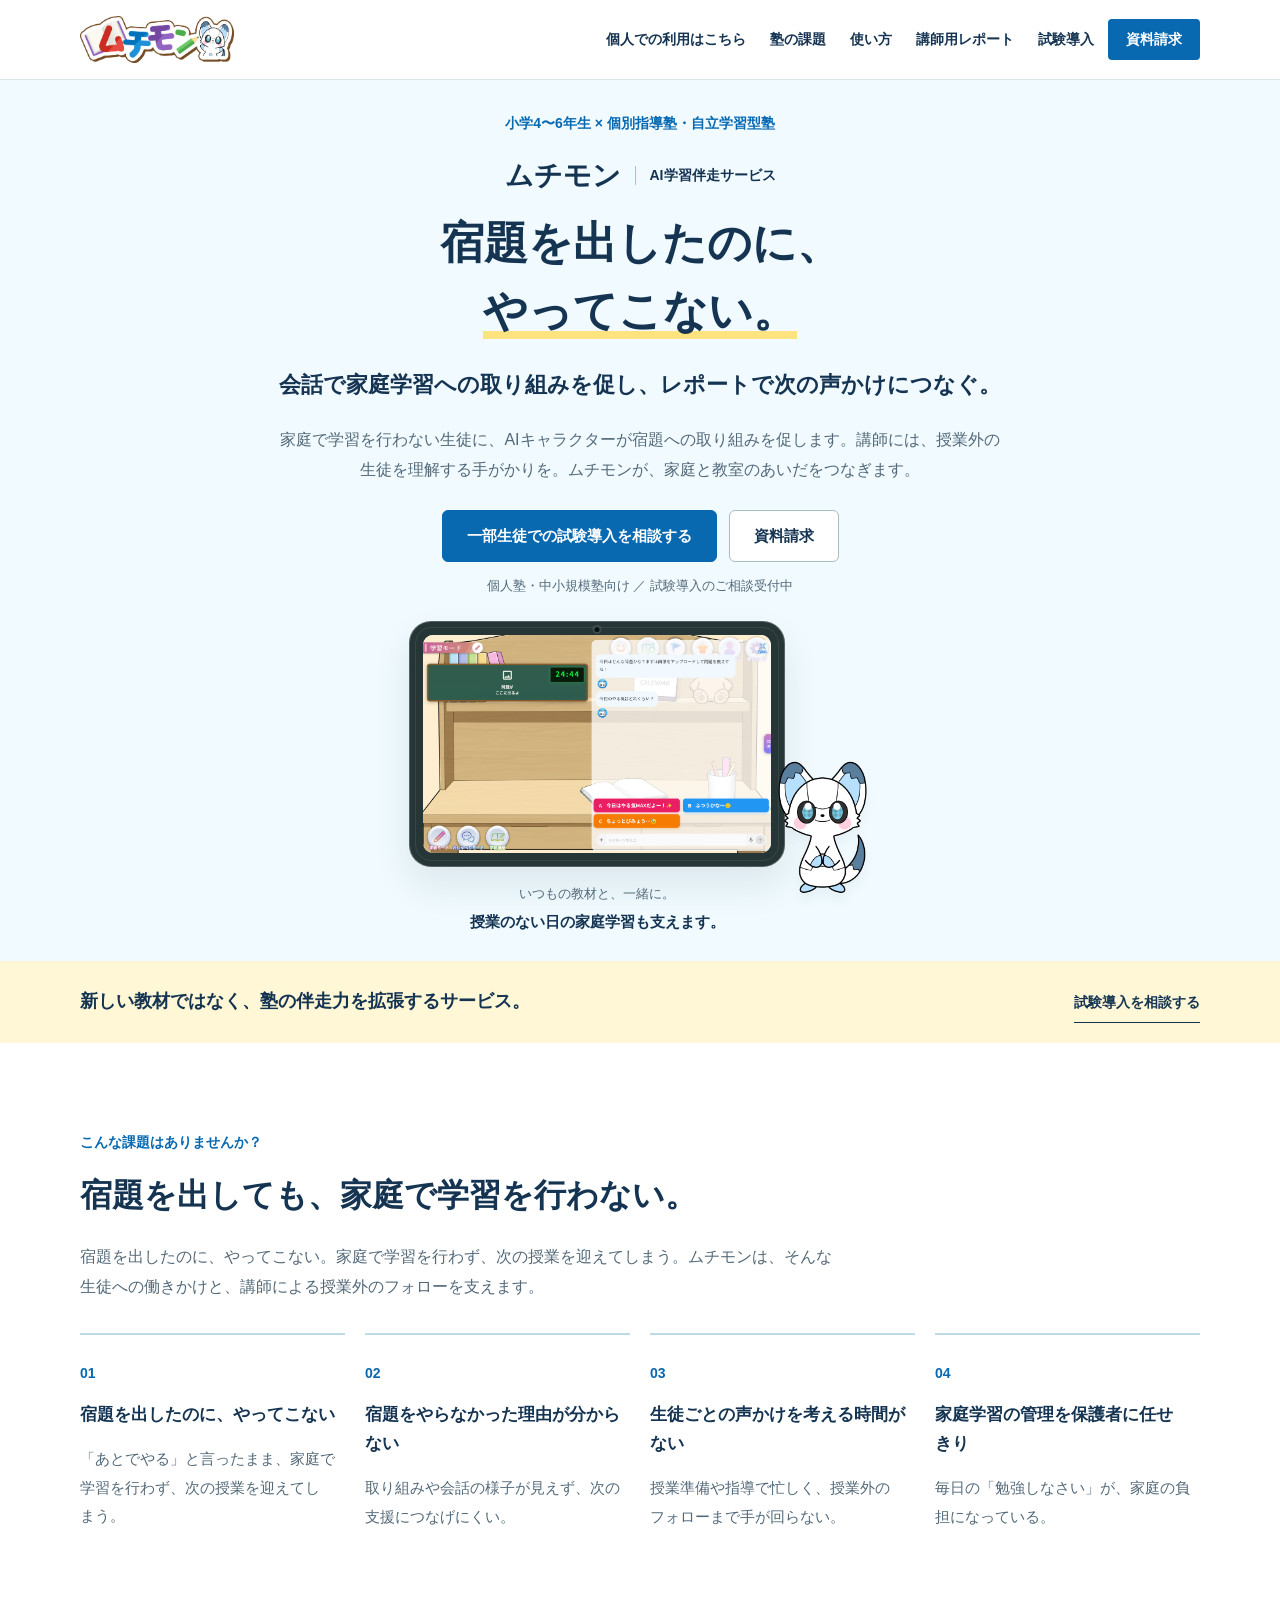
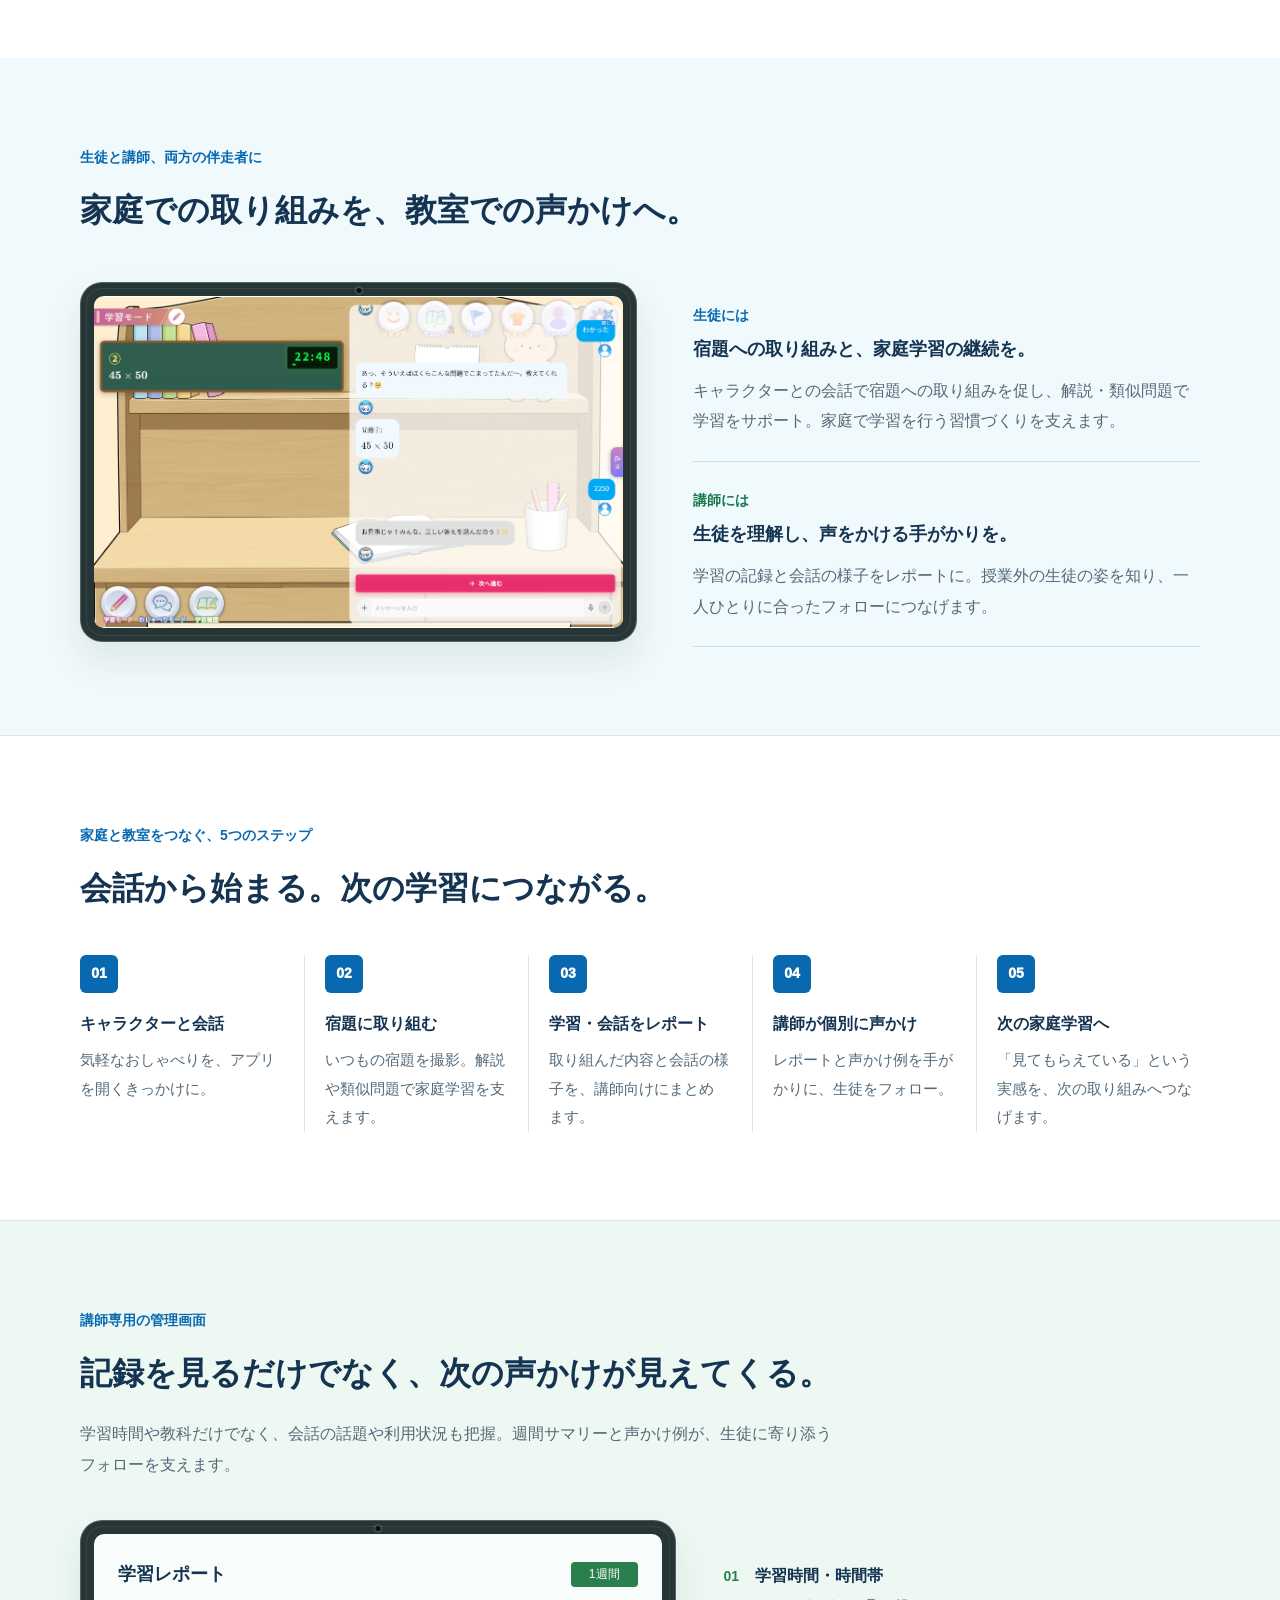
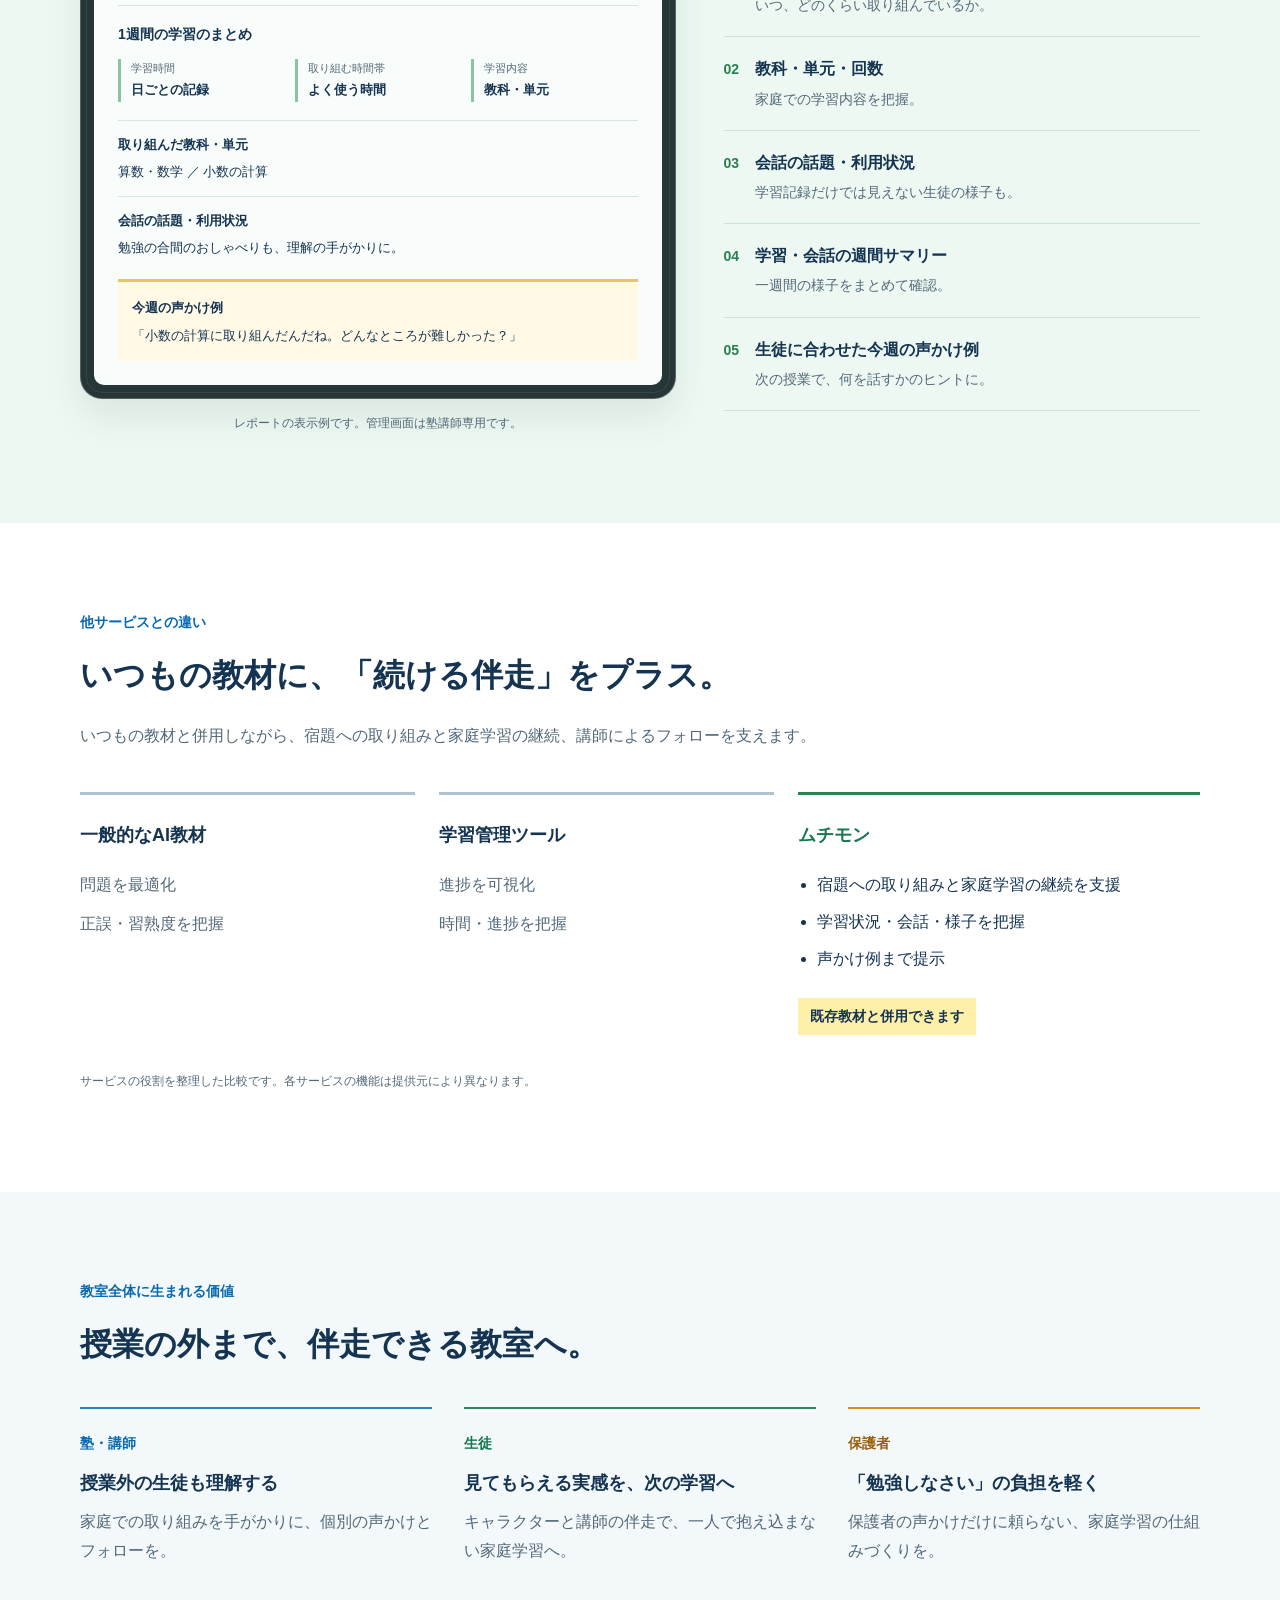
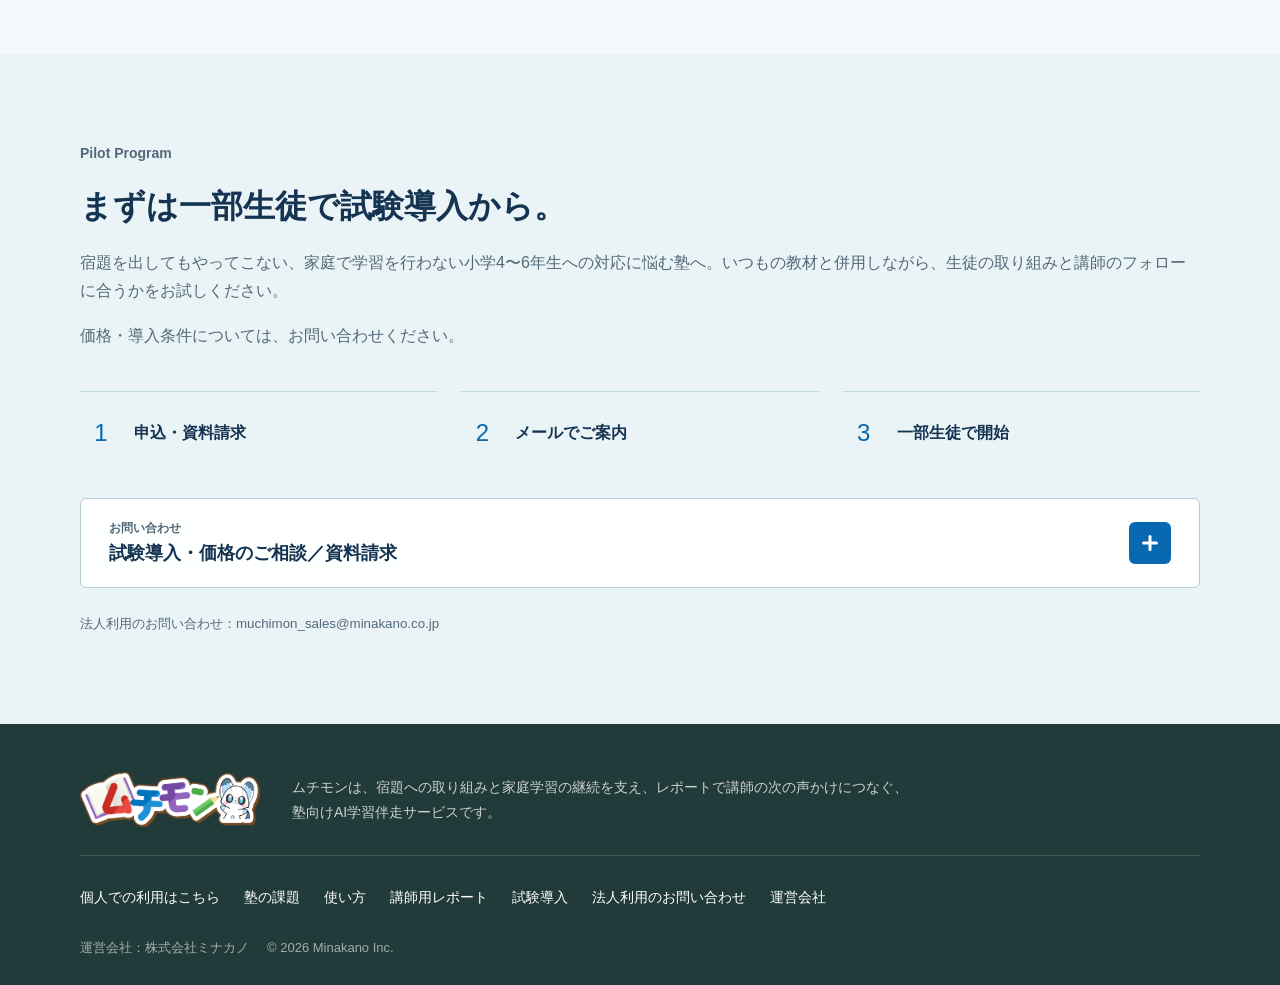
<file: juku/index.html>
<!doctype html>
<html lang="ja">
  <head>
    <meta charset="UTF-8" />
    <meta name="viewport" content="width=device-width, initial-scale=1.0" />
    <title>ムチモン for 塾｜家庭学習と講師の声かけをつなぐAI学習伴走サービス</title>
    <meta name="description" content="宿題を出してもやってこない、家庭で学習を行わない生徒への対応に悩む塾へ。ムチモンは会話で家庭学習への取り組みを促し、レポートを講師の声かけにつなぐAI学習伴走サービスです。小学4〜6年生対象。試験導入や価格はお問い合わせください。" />
    <meta name="robots" content="index,follow" />
    <link rel="canonical" href="https://muchimon.jp/juku/" />
    <meta property="og:type" content="website" />
    <meta property="og:site_name" content="ムチモン" />
    <meta property="og:title" content="ムチモン for 塾｜家庭学習と講師の声かけをつなぐAI学習伴走サービス" />
    <meta property="og:description" content="宿題を出してもやってこない生徒の家庭学習を支援。会話で取り組みを促し、レポートで講師の次の声かけにつなぎます。" />
    <meta property="og:url" content="https://muchimon.jp/juku/" />
    <meta property="og:image" content="https://muchimon.jp/assets/muchimon-motivation.png" />
    <meta property="og:locale" content="ja_JP" />
    <meta name="twitter:card" content="summary_large_image" />
    <meta name="twitter:title" content="ムチモン for 塾｜家庭学習と講師の声かけをつなぐAI学習伴走サービス" />
    <meta name="twitter:description" content="宿題を出してもやってこない生徒の家庭学習を支援。会話で取り組みを促し、レポートで講師の次の声かけにつなぎます。" />
    <meta name="twitter:image" content="https://muchimon.jp/assets/muchimon-motivation.png" />
    <link rel="icon" href="/favicon.ico" sizes="any" />
    <link rel="icon" href="/assets/favicon.png" type="image/png" />
    <link rel="apple-touch-icon" href="/assets/favicon.png" />
    <link rel="stylesheet" href="../styles.css?v=20260819-history1" />
    <link rel="stylesheet" href="./juku.css?v=20260826-juku6" />
    <link rel="stylesheet" href="../refinement.css?v=20260908" />
    <link rel="stylesheet" href="./classroom.css?v=20261027" />
    <script type="application/ld+json">
      {
        "@context": "https://schema.org",
        "@graph": [
          {
            "@type": "Organization",
            "@id": "https://muchimon.jp/#organization",
            "name": "株式会社ミナカノ",
            "url": "https://minakano.co.jp/"
          },
          {
            "@type": "Service",
            "@id": "https://muchimon.jp/juku/#service",
            "name": "ムチモン for 塾",
            "serviceType": "塾向けAI学習伴走サービス",
            "url": "https://muchimon.jp/juku/",
            "description": "家庭で学習を行わない小学4〜6年生を対象に、AIキャラクターとの会話で宿題への取り組みと家庭学習の継続を支え、レポートを講師の個別の声かけにつなげます。",
            "provider": {
              "@id": "https://muchimon.jp/#organization"
            },
            "audience": {
              "@type": "EducationalAudience",
              "educationalRole": "個人塾・中小規模塾の塾長、教室長"
            },
            "areaServed": {
              "@type": "Country",
              "name": "JP"
            }
          },
          {
            "@type": "BreadcrumbList",
            "@id": "https://muchimon.jp/juku/#breadcrumb",
            "itemListElement": [
              {
                "@type": "ListItem",
                "position": 1,
                "name": "ムチモン",
                "item": "https://muchimon.jp/"
              },
              {
                "@type": "ListItem",
                "position": 2,
                "name": "塾向け導入",
                "item": "https://muchimon.jp/juku/"
              }
            ]
          }
        ]
      }
    </script>
  </head>
  <body class="refined juku-page">
    <header class="nav">
      <a class="logo" href="../"><img src="../assets/muchimon-logo.png" alt="ムチモン" /></a>
      <nav>
        <a href="../">個人での利用はこちら</a>
        <a href="#scene">塾の課題</a>
        <a href="#flow">使い方</a>
        <a href="#report">講師用レポート</a>
        <a href="#pilot">試験導入</a>
        <a class="nav-cta" href="#juku-contact">資料請求</a>
      </nav>
    </header>

    <main id="top">
      <section class="juku-hero">
        <div class="juku-hero-copy">
          <p class="kicker">小学4〜6年生 × 個別指導塾・自立学習型塾</p>
          <p class="hero-brand">ムチモン<span>AI学習伴走サービス</span></p>
          <h1><span class="phrase">宿題を出したのに、</span><span class="phrase accent">やってこない。</span></h1>
          <p class="hero-subtitle"><span class="phrase">会話で家庭学習への取り組みを促し、</span><span class="phrase">レポートで次の声かけにつなぐ。</span></p>
          <p class="lead">家庭で学習を行わない生徒に、AIキャラクターが宿題への取り組みを促します。講師には、授業外の生徒を理解する手がかりを。ムチモンが、家庭と教室のあいだをつなぎます。</p>
          <div class="actions">
            <a class="primary business-cta" href="#juku-contact">一部生徒での試験導入を相談する</a>
            <a class="secondary juku-link" href="#juku-contact">資料請求</a>
          </div>
          <p class="hero-note">個人塾・中小規模塾向け ／ 試験導入のご相談受付中</p>
        </div>
        <div class="juku-hero-visual">
          <div class="ipad-frame">
            <div class="ipad-camera"></div>
            <div class="ipad-screen"><img src="../assets/muchimon-motivation.png" alt="ムチモンの学習習慣化画面" /></div>
          </div>
          <img class="juku-mascot" src="../assets/muchimon-character.png" alt="ムチモン" />
          <div class="bubble"><span>いつもの教材と、一緒に。</span><strong>授業のない日の家庭学習も支えます。</strong></div>
        </div>
      </section>

      <section class="juku-strip">
        <p>新しい教材ではなく、塾の伴走力を拡張するサービス。</p>
        <a href="#juku-contact">試験導入を相談する</a>
      </section>

      <section class="section juku-section" id="scene">
        <div class="heading">
          <p class="kicker">こんな課題はありませんか？</p>
          <h2><span class="phrase">宿題を出しても、</span><span class="phrase">家庭で学習を行わない。</span></h2>
          <p>宿題を出したのに、やってこない。家庭で学習を行わず、次の授業を迎えてしまう。ムチモンは、そんな生徒への働きかけと、講師による授業外のフォローを支えます。</p>
        </div>
        <div class="scenario-grid">
          <article>
            <span>01</span><h3>宿題を出したのに、やってこない</h3><p>「あとでやる」と言ったまま、家庭で学習を行わず、次の授業を迎えてしまう。</p>
          </article>
          <article>
            <span>02</span><h3>宿題をやらなかった理由が分からない</h3><p>取り組みや会話の様子が見えず、次の支援につなげにくい。</p>
          </article>
          <article>
            <span>03</span><h3>生徒ごとの声かけを考える時間がない</h3><p>授業準備や指導で忙しく、授業外のフォローまで手が回らない。</p>
          </article>
          <article><span>04</span><h3>家庭学習の管理を保護者に任せきり</h3><p>毎日の「勉強しなさい」が、家庭の負担になっている。</p></article>
        </div>
      </section>

      <section class="section juku-value">
        <div class="heading">
          <p class="kicker">生徒と講師、両方の伴走者に</p>
          <h2><span class="phrase">家庭での取り組みを、</span><span class="phrase">教室での声かけへ。</span></h2>
        </div>
        <div class="value-layout">
          <div class="ipad-frame">
            <div class="ipad-camera"></div>
            <div class="ipad-screen"><img src="../assets/muchimon-next.png" alt="ムチモンが類題を出す画面" loading="lazy" /></div>
          </div>
          <div class="value-list">
            <article><strong>生徒には</strong><h3>宿題への取り組みと、家庭学習の継続を。</h3><p>キャラクターとの会話で宿題への取り組みを促し、解説・類似問題で学習をサポート。家庭で学習を行う習慣づくりを支えます。</p></article>
            <article><strong>講師には</strong><h3>生徒を理解し、声をかける手がかりを。</h3><p>学習の記録と会話の様子をレポートに。授業外の生徒の姿を知り、一人ひとりに合ったフォローにつなげます。</p></article>
          </div>
        </div>
      </section>

      <section class="section juku-flow" id="flow">
        <div class="heading">
          <p class="kicker">家庭と教室をつなぐ、5つのステップ</p>
          <h2><span class="phrase">会話から始まる。</span><span class="phrase">次の学習につながる。</span></h2>
        </div>
        <div class="steps">
          <article><span>01</span><h3>キャラクターと会話</h3><p>気軽なおしゃべりを、アプリを開くきっかけに。</p></article>
          <article><span>02</span><h3>宿題に取り組む</h3><p>いつもの宿題を撮影。解説や類似問題で家庭学習を支えます。</p></article>
          <article><span>03</span><h3>学習・会話をレポート</h3><p>取り組んだ内容と会話の様子を、講師向けにまとめます。</p></article>
          <article><span>04</span><h3>講師が個別に声かけ</h3><p>レポートと声かけ例を手がかりに、生徒をフォロー。</p></article>
          <article><span>05</span><h3>次の家庭学習へ</h3><p>「見てもらえている」という実感を、次の取り組みへつなげます。</p></article>
        </div>
      </section>

      <section class="section classroom-report" id="report">
        <div class="heading"><p class="kicker">講師専用の管理画面</p><h2><span class="phrase">記録を見るだけでなく、</span><span class="phrase">次の声かけが見えてくる。</span></h2><p>学習時間や教科だけでなく、会話の話題や利用状況も把握。週間サマリーと声かけ例が、生徒に寄り添うフォローを支えます。</p></div>
        <div class="report-layout">
          <figure class="teacher-preview">
            <div class="ipad-frame"><div class="ipad-camera"></div><div class="teacher-screen">
              <div class="report-top"><strong>学習レポート</strong><span>1週間</span></div>
              <p class="report-period">1週間の学習のまとめ</p>
              <div class="report-metrics"><div><small>学習時間</small><strong>日ごとの記録</strong></div><div><small>取り組む時間帯</small><strong>よく使う時間</strong></div><div><small>学習内容</small><strong>教科・単元</strong></div></div>
              <div class="report-detail"><strong>取り組んだ教科・単元</strong><p>算数・数学 ／ 小数の計算</p></div>
              <div class="report-detail conversation"><strong>会話の話題・利用状況</strong><p>勉強の合間のおしゃべりも、理解の手がかりに。</p></div>
              <div class="report-hint"><strong>今週の声かけ例</strong><p>「小数の計算に取り組んだんだね。どんなところが難しかった？」</p></div>
            </div></div>
            <figcaption>レポートの表示例です。管理画面は塾講師専用です。</figcaption>
          </figure>
          <ol class="report-points">
            <li><span>01</span><div><h3>学習時間・時間帯</h3><p>いつ、どのくらい取り組んでいるか。</p></div></li>
            <li><span>02</span><div><h3>教科・単元・回数</h3><p>家庭での学習内容を把握。</p></div></li>
            <li><span>03</span><div><h3>会話の話題・利用状況</h3><p>学習記録だけでは見えない生徒の様子も。</p></div></li>
            <li><span>04</span><div><h3>学習・会話の週間サマリー</h3><p>一週間の様子をまとめて確認。</p></div></li>
            <li><span>05</span><div><h3>生徒に合わせた今週の声かけ例</h3><p>次の授業で、何を話すかのヒントに。</p></div></li>
          </ol>
        </div>
      </section>

      <section class="section classroom-compare" id="difference">
        <div class="heading"><p class="kicker">他サービスとの違い</p><h2><span class="phrase">いつもの教材に、</span><span class="phrase">「続ける伴走」をプラス。</span></h2><p>いつもの教材と併用しながら、宿題への取り組みと家庭学習の継続、講師によるフォローを支えます。</p></div>
        <div class="comparison-grid">
          <article><h3>一般的なAI教材</h3><p>問題を最適化</p><p>正誤・習熟度を把握</p></article>
          <article><h3>学習管理ツール</h3><p>進捗を可視化</p><p>時間・進捗を把握</p></article>
          <article class="muchimon-difference"><h3>ムチモン</h3><ul><li>宿題への取り組みと家庭学習の継続を支援</li><li>学習状況・会話・様子を把握</li><li>声かけ例まで提示</li></ul><strong class="compatible">既存教材と併用できます</strong></article>
        </div><p class="comparison-note">サービスの役割を整理した比較です。各サービスの機能は提供元により異なります。</p>
      </section>

      <section class="section classroom-benefits">
        <div class="heading"><p class="kicker">教室全体に生まれる価値</p><h2><span class="phrase">授業の外まで、</span><span class="phrase">伴走できる教室へ。</span></h2></div>
        <div class="benefits-grid">
          <article><span>塾・講師</span><h3>授業外の生徒も理解する</h3><p>家庭での取り組みを手がかりに、個別の声かけとフォローを。</p></article>
          <article><span>生徒</span><h3>見てもらえる実感を、次の学習へ</h3><p>キャラクターと講師の伴走で、一人で抱え込まない家庭学習へ。</p></article>
          <article><span>保護者</span><h3>「勉強しなさい」の負担を軽く</h3><p>保護者の声かけだけに頼らない、家庭学習の仕組みづくりを。</p></article>
        </div>
      </section>

      <section class="line" id="pilot">
        <div class="line-card juku-pilot-card">
          <div>
            <p class="kicker">Pilot Program</p>
            <h2><span class="phrase">まずは一部生徒で</span><span class="phrase">試験導入から。</span></h2>
            <p>宿題を出してもやってこない、家庭で学習を行わない小学4〜6年生への対応に悩む塾へ。いつもの教材と併用しながら、生徒の取り組みと講師のフォローに合うかをお試しください。</p>
            <p>価格・導入条件については、<a href="#juku-contact">お問い合わせください。</a></p>
          </div>
          <div class="line-steps">
            <div><span>1</span>申込・資料請求</div>
            <div><span>2</span>メールでご案内</div>
            <div><span>3</span>一部生徒で開始</div>
          </div>
          <details class="contact-toggle" id="juku-contact">
            <summary>
              <span>
                <small>お問い合わせ</small>
                <strong>試験導入・価格のご相談／資料請求</strong>
              </span>
              <span class="toggle-icon" aria-hidden="true"></span>
            </summary>

            <form class="juku-contact-form" id="juku-contact-form" action="https://formsubmit.co/ajax/muchimon_sales@minakano.co.jp" method="POST">
              <input class="form-honeypot" type="text" name="website" tabindex="-1" autocomplete="off" aria-hidden="true" />
              <input type="hidden" name="_template" value="table" />
              <input type="hidden" name="_captcha" value="false" />
              <input type="hidden" name="_subject" value="【ムチモン塾向け】試験導入・価格のご相談／資料請求" />
              <input type="hidden" name="送信元ページ" value="muchimon.jp/juku" />
              <input type="hidden" name="登録種別" value="塾向け資料請求・ウェイティングリスト" />
              <input type="hidden" name="お問い合わせ目的" value="試験導入・価格のご相談／資料請求" />

              <div class="form-head">
                <h3>試験導入・価格のご相談／資料請求</h3>
                <p>価格・導入条件や資料について、担当者よりメールでご案内します。</p>
              </div>

              <fieldset class="form-section">
                <legend>基本情報</legend>
                <div class="form-grid">
                  <label><span class="label-row">塾名・教室名 <span class="required-badge">必須</span></span>
                    <input name="塾名・教室名" type="text" autocomplete="organization" placeholder="例：ムチモン学習塾" required maxlength="200" />
                  </label>
                  <label><span class="label-row">ご担当者名 <span class="required-badge">必須</span></span>
                    <input name="ご担当者名" type="text" autocomplete="name" placeholder="例：山田 太郎" required maxlength="100" />
                  </label>
                  <label><span class="label-row">役職 <span class="required-badge">必須</span></span>
                    <input name="役職" type="text" autocomplete="organization-title" placeholder="例：塾長、教室長" required maxlength="100" />
                  </label>
                  <label><span class="label-row">メールアドレス <span class="required-badge">必須</span></span>
                    <input name="email" type="email" autocomplete="email" placeholder="例：sample@example.com" pattern="[^\s@]+@[^\s@]+" title="@を含むメールアドレスを入力してください（例：sample@example.com）。" required maxlength="200" />
                  </label>
                </div>
              </fieldset>

              <details class="optional-fields">
                <summary><span class="optional-summary-text">任意項目を開く</span><small>対象学年・課題・相談内容を追加できます</small></summary>
                <fieldset class="form-section">
                  <legend>導入イメージ</legend>
                  <div class="form-grid">
                    <label>対象学年・人数
                      <input name="対象学年・人数" type="text" placeholder="例：小4〜小6、10名ほど" maxlength="200" />
                    </label>
                    <label>希望時期
                      <select name="希望時期">
                        <option value="未定">未定</option>
                        <option value="できるだけ早く">できるだけ早く</option>
                        <option value="1か月以内">1か月以内</option>
                        <option value="3か月以内">3か月以内</option>
                        <option value="次学期・次年度から">次学期・次年度から</option>
                      </select>
                    </label>
                  </div>
                  <div class="checkbox-group">
                    <p>気になっている課題</p>
                    <label><input name="気になっている課題" type="checkbox" value="宿題を出してもやってこない・家庭で学習を行わない" />宿題を出してもやってこない・家庭で学習を行わない</label>
                    <label><input name="気になっている課題" type="checkbox" value="保護者対応の負担が大きい" />保護者対応の負担が大きい</label>
                    <label><input name="気になっている課題" type="checkbox" value="講師ごとの指導差を補いたい" />講師ごとの指導差を補いたい</label>
                    <label><input name="気になっている課題" type="checkbox" value="勉強が苦手な生徒を支援したい" />勉強が苦手な生徒を支援したい</label>
                  </div>
                </fieldset>

                <fieldset class="form-section">
                  <legend>相談内容</legend>
                  <label class="form-full">現在困っていること・相談内容
                    <textarea name="message" placeholder="例：一部生徒での試験導入や価格について相談したい" maxlength="5000"></textarea>
                  </label>
                </fieldset>
              </details>

              <label class="consent-check">
                <input name="送信前確認" type="checkbox" value="確認済み" required />
                <span>資料や先行案内をメールで受け取ることに同意します。</span>
              </label>

              <div class="form-actions">
                <button class="primary business-cta" type="submit">相談・資料請求を送信する</button>
                <small>入力いただいたメールアドレス宛に、試験導入・価格や資料のご案内をお送りします。</small>
              </div>
              <p class="form-status" aria-live="polite"></p>
            </form>
          </details>
          <small>法人利用のお問い合わせ：muchimon_sales@minakano.co.jp</small>
        </div>
      </section>
    </main>

    <footer class="site-footer">
      <div class="footer-main">
        <a class="footer-logo" href="../"><img src="../assets/muchimon-logo.png" alt="ムチモン" /></a>
        <p>ムチモンは、宿題への取り組みと家庭学習の継続を支え、レポートで講師の次の声かけにつなぐ、塾向けAI学習伴走サービスです。</p>
      </div>
      <div class="footer-links" aria-label="フッターナビゲーション">
        <a href="../">個人での利用はこちら</a>
        <a href="#scene">塾の課題</a>
        <a href="#flow">使い方</a>
        <a href="#report">講師用レポート</a>
        <a href="#pilot">試験導入</a>
        <a href="#juku-contact">法人利用のお問い合わせ</a>
        <a href="https://minakano.co.jp/" target="_blank" rel="noopener">運営会社</a>
      </div>
      <div class="footer-bottom">
        <span>運営会社：株式会社ミナカノ</span>
        <span>&copy; 2026 Minakano Inc.</span>
      </div>
    </footer>
    <script>
      (() => {
        const contact = document.querySelector("#juku-contact");
        const form = document.querySelector("#juku-contact-form");
        if (!form) return;
        const status = form.querySelector(".form-status");
        const submitButton = form.querySelector('button[type="submit"]');
        const contactLinks = document.querySelectorAll('a[href="#juku-contact"]');

        const setStatus = (type, message) => {
          if (!status) return;
          status.className = `form-status ${type ? `is-${type}` : ""}`;
          status.textContent = message;
        };

        const openContact = () => {
          if (contact) contact.open = true;
        };

        if (location.hash === "#juku-contact") openContact();
        contactLinks.forEach((link) => {
          link.addEventListener("click", () => {
            openContact();
          });
        });

        form.addEventListener("submit", async (event) => {
          event.preventDefault();
          const emailInput = form.elements.namedItem("email");
          emailInput.value = emailInput.value.trim();
          if (!form.reportValidity()) return;
          const data = new FormData(form);
          const value = (key) => String(data.get(key) || "").trim();
          if (value("website")) return;

          const purpose = value("お問い合わせ目的") || "塾向けお問い合わせ";
          const school = value("塾名・教室名") || "未入力";
          const subjectSuffix = school === "未入力" ? value("email") : school;
          data.set("_subject", `【ムチモン塾向け】${purpose} / ${subjectSuffix}`);

          setStatus("loading", "送信しています。少しだけお待ちください。");
          submitButton.disabled = true;

          try {
            const response = await fetch(form.action, {
              method: "POST",
              body: data,
              headers: { Accept: "application/json" }
            });

            if (!response.ok) throw new Error("submit failed");

            form.reset();
            setStatus("success", "ご相談・資料請求を受け付けました。入力いただいたメールアドレス宛にご案内をお送りします。");
          } catch {
            setStatus("error", "送信できませんでした。時間をおいて再度お試しください。");
          } finally {
            submitButton.disabled = false;
          }
        });
      })();
    </script>
  </body>
</html>
</file>
<file: styles.css>
:root{--bg:#fbf7ee;--ink:#17211d;--muted:#64726c;--line:#e3d9c9;--blue:#1788d4;--red:#e7473f;--green:#06c755;--green-dark:#05a847;--green-soft:#eaf7ee;--yellow:#ffd86b;--purple:#8657bd;--shadow:0 18px 45px rgba(41,31,18,.10);--shadow-strong:0 28px 80px rgba(33,27,20,.18);font-family:"Hiragino Maru Gothic ProN","Hiragino Sans","Yu Gothic","Meiryo",system-ui,sans-serif}*{box-sizing:border-box}html{scroll-behavior:smooth}body{margin:0;color:var(--ink);background:linear-gradient(90deg,rgba(23,136,212,.055) 1px,transparent 1px),linear-gradient(rgba(231,71,63,.045) 1px,transparent 1px),linear-gradient(180deg,#fffaf0 0%,var(--bg) 42%,#f8fbff 100%);background-size:48px 48px,48px 48px,auto}a{color:inherit;text-decoration:none}img{display:block;max-width:100%}.nowrap{white-space:nowrap}.nav{position:sticky;top:0;z-index:20;display:flex;align-items:center;justify-content:space-between;gap:20px;border-bottom:1px solid rgba(124,103,75,.18);background:rgba(255,252,246,.88);padding:12px clamp(18px,4vw,56px);backdrop-filter:blur(18px);box-shadow:0 8px 24px rgba(54,43,26,.05)}.logo img{width:clamp(138px,15vw,214px)}.nav nav{display:flex;flex-wrap:wrap;justify-content:flex-end;gap:8px}.nav nav a{display:inline-flex;align-items:center;min-height:40px;border-radius:999px;color:var(--muted);font-size:.88rem;font-weight:900;padding:8px 13px;white-space:nowrap;transition:transform .18s ease,background .18s ease,color .18s ease}.nav nav a:hover{background:#fff;color:var(--ink);transform:translateY(-1px)}.nav .nav-cta{background:var(--green);color:#fff;box-shadow:0 10px 22px rgba(6,199,85,.24)}.hero{display:grid;grid-template-columns:minmax(420px,.94fr) minmax(420px,.8fr);gap:clamp(32px,5vw,72px);align-items:center;min-height:calc(100vh - 66px);padding:clamp(44px,6vw,84px) clamp(18px,4vw,56px) 64px}.kicker{display:inline-flex;align-items:center;min-height:31px;margin:0 0 18px;border:1px solid rgba(23,136,212,.24);border-radius:999px;background:rgba(255,255,255,.82);color:#126fab;font-size:.78rem;font-weight:950;line-height:1.25;padding:6px 12px;box-shadow:0 8px 20px rgba(23,136,212,.08)}.hero h1,.section h2,.demo h2,.final-cta h2{margin:0;color:var(--ink);font-weight:950;letter-spacing:0;line-break:strict;text-wrap:pretty}.hero h1{max-width:860px;font-size:clamp(2.7rem,4.05vw,4.8rem);line-height:1.12}.title-line{display:block}.lead,.heading p,.demo p,.line-card p,.trust p,.final-cta p{color:var(--muted);line-height:1.82;text-wrap:pretty}.lead{max-width:650px;margin:24px 0 0;font-size:clamp(1rem,1.35vw,1.18rem);font-weight:800}.actions{display:flex;flex-wrap:wrap;gap:12px;margin-top:28px}.primary,.secondary{display:inline-flex;align-items:center;justify-content:center;min-height:52px;border:2px solid var(--green);border-radius:10px;font-weight:950;line-height:1.4;padding:12px 20px;text-align:center;transition:transform .18s ease,box-shadow .18s ease,background .18s ease}.primary{background:linear-gradient(180deg,#19d767 0%,var(--green) 100%);color:#fff;box-shadow:0 16px 30px rgba(6,199,85,.28)}.primary:hover{transform:translateY(-2px);box-shadow:0 20px 36px rgba(6,199,85,.34)}.secondary{background:rgba(255,255,255,.9);color:var(--green-dark)}.line-button{position:relative;gap:12px;justify-content:flex-start;min-height:64px;border:0;border-radius:14px;background:linear-gradient(180deg,#12d760 0%,#06c755 100%);color:#fff;padding:10px 14px 10px 12px;box-shadow:0 18px 34px rgba(6,199,85,.34),inset 0 -2px 0 rgba(0,0,0,.12);white-space:normal}.line-button strong{display:block;font-size:1.05rem;line-height:1.15}.line-button small{display:block;margin-top:3px;color:rgba(255,255,255,.86);font-size:.76rem;font-weight:900;line-height:1.25}.line-icon{display:inline-grid;flex:0 0 auto;width:48px;height:48px;place-items:center;border-radius:12px;background:#fff;color:#06c755;font-size:.72rem;font-weight:1000;letter-spacing:0}.cta-arrow{display:inline-grid;flex:0 0 auto;width:28px;height:28px;place-items:center;margin-left:auto;border-radius:999px;background:rgba(255,255,255,.18);font-weight:1000}.line-button.compact{min-height:54px;padding:8px 12px}.line-button.compact .line-icon{width:40px;height:40px;border-radius:10px}.proof{display:grid;grid-template-columns:repeat(3,minmax(0,1fr));gap:12px;margin:30px 0 0}.proof div{position:relative;overflow:hidden;border:1px solid rgba(124,103,75,.16);border-radius:10px;background:rgba(255,255,255,.86);padding:16px;box-shadow:0 10px 28px rgba(54,43,26,.08)}.proof div:before{content:"";position:absolute;inset:0 auto 0 0;width:5px;background:var(--yellow)}.proof strong{display:block;color:var(--red);font-size:1.18rem;font-weight:950;line-height:1.25}.proof span{display:block;margin-top:5px;color:var(--muted);font-size:.84rem;font-weight:800;line-height:1.55}.hero-visual{position:relative;min-height:560px}.ipad-frame{position:relative;border-radius:30px;background:linear-gradient(145deg,#26313a,#111820);padding:18px;border:1px solid rgba(255,255,255,.22);box-shadow:var(--shadow-strong),inset 0 0 0 2px rgba(255,255,255,.08)}.ipad-frame:before{content:"";position:absolute;inset:7px;border-radius:24px;border:1px solid rgba(255,255,255,.08);pointer-events:none}.ipad-camera{position:absolute;top:8px;left:50%;width:7px;height:7px;border-radius:999px;background:#0a0f13;box-shadow:0 0 0 2px rgba(255,255,255,.10);transform:translateX(-50%);z-index:2}.ipad-screen{overflow:hidden;border-radius:18px;background:#fff;aspect-ratio:4/3}.ipad-screen img{width:100%;height:100%;object-fit:cover}.hero-ipad{position:absolute;inset:0 0 56px 18px}.demo-ipad{max-width:1120px;margin:0 auto}.mascot{position:absolute;right:-8px;bottom:0;width:min(40%,250px);filter:drop-shadow(0 22px 18px rgba(26,36,41,.24))}.bubble{position:absolute;left:0;bottom:28px;width:min(440px,86%);border:1px solid rgba(255,255,255,.84);border-radius:12px;background:rgba(255,255,255,.94);box-shadow:0 18px 40px rgba(22,31,35,.18);padding:16px 18px}.bubble span{color:var(--blue);font-weight:950}.bubble strong{display:block;margin-top:6px;line-height:1.55}.notice{display:flex;align-items:center;justify-content:space-between;gap:18px;background:#17211d;color:#fff;padding:18px clamp(18px,4vw,56px)}.notice p{margin:0;font-weight:900;line-height:1.5}.section,.demo,.final-cta{padding:clamp(58px,7vw,96px) clamp(18px,4vw,56px)}.section h2,.demo h2,.final-cta h2{max-width:1180px;font-size:clamp(1.9rem,3.15vw,3.35rem);line-height:1.16}.heading{max-width:1180px}.heading p{max-width:860px;margin:16px 0 0;font-size:1.02rem}.problems{display:grid;grid-template-columns:1fr;gap:30px;background:linear-gradient(180deg,#fffdf8 0%,#fff6ea 100%)}.cards{display:grid;gap:14px}.three{grid-template-columns:repeat(auto-fit,minmax(min(100%,300px),1fr))}.cards article,.faq-list article,.price-card,.corp-card{border:1px solid rgba(124,103,75,.16);border-radius:12px;background:rgba(255,255,255,.92);padding:24px;box-shadow:0 12px 34px rgba(54,43,26,.07)}.cards article{transition:transform .18s ease,box-shadow .18s ease}.cards article:hover{transform:translateY(-3px);box-shadow:var(--shadow)}.cards span{color:var(--red);font-weight:950}.cards h3,.faq-list h3,.corp-card h3{margin:10px 0;font-size:1.16rem;line-height:1.42;text-wrap:pretty}.cards p,.faq-list p,.price-card p,.corp-card p{margin:0;color:var(--muted);line-height:1.75;text-wrap:pretty}.features{background:linear-gradient(180deg,#f4fbff 0%,#fffdf8 100%)}.features .cards{margin-top:30px}.features .cards article:nth-child(1){border-top:5px solid var(--blue)}.features .cards article:nth-child(2){border-top:5px solid var(--green)}.features .cards article:nth-child(3){border-top:5px solid var(--purple)}.features .cards h3{color:var(--blue)}.flow{background:linear-gradient(180deg,#fffdf8 0%,#fff8ed 100%);border-block:1px solid var(--line)}.steps{display:grid;grid-template-columns:repeat(5,minmax(0,1fr));gap:12px;margin-top:30px}.steps article{position:relative;min-height:238px;border:1px solid rgba(124,103,75,.16);border-radius:12px;background:#fff;padding:20px;box-shadow:0 12px 34px rgba(54,43,26,.07)}.steps article:after{content:"";position:absolute;top:42px;right:-10px;width:20px;height:2px;background:rgba(231,71,63,.24)}.steps article:last-child:after{display:none}.steps span,.line-steps span{display:inline-grid;width:42px;height:42px;place-items:center;border-radius:999px;background:var(--red);color:#fff;font-weight:950;box-shadow:0 10px 20px rgba(231,71,63,.22)}.steps h3{margin:18px 0 10px;font-size:1.02rem;line-height:1.35;text-wrap:pretty}.steps p{margin:0;max-width:34em;color:var(--muted);font-size:.94rem;line-height:1.72;text-wrap:pretty}.demo{display:grid;grid-template-columns:1fr;gap:32px;align-items:center;background:#fffdf8}.demo p{max-width:860px;margin:18px 0 0}.line{padding:clamp(56px,7vw,96px) clamp(18px,4vw,56px);background:#17211d}.line-card{display:grid;grid-template-columns:1fr;gap:24px;align-items:center;max-width:1120px;margin:0 auto;border:1px solid rgba(255,255,255,.18);border-radius:16px;background:linear-gradient(135deg,rgba(51,168,82,.18),rgba(23,136,212,.12)),#23302a;color:#fff;padding:clamp(24px,5vw,44px);box-shadow:0 24px 70px rgba(0,0,0,.22)}.line-card h2{margin:0;color:#fff;font-size:clamp(1.9rem,3.15vw,3.35rem);line-height:1.16;text-wrap:pretty}.line-card p,.line-card small{color:rgba(255,255,255,.76);line-height:1.8}.line-card .primary,.line-card small{justify-self:start}.line-steps{display:grid;grid-template-columns:repeat(3,minmax(0,1fr));gap:12px}.line-steps div{display:grid;grid-template-columns:42px minmax(0,1fr);align-items:center;gap:12px;border:1px solid rgba(255,255,255,.14);border-radius:12px;background:rgba(255,255,255,.08);font-weight:900;line-height:1.4;padding:12px}.price{display:grid;grid-template-columns:1fr 1fr;gap:16px;align-items:stretch;background:linear-gradient(180deg,#fff8ed 0%,#fffdf8 100%)}.price>div{grid-column:1/-1}.price-card{border-color:rgba(51,168,82,.34);background:linear-gradient(180deg,#fff 0%,var(--green-soft) 100%)}.price-card span{color:var(--green-dark);font-weight:950}.price-card strong{display:block;margin:12px 0;color:var(--green-dark);font-size:clamp(2rem,3.3vw,3.2rem);line-height:1.08}.price-card .price-display{display:flex!important;align-items:baseline;gap:.08em;flex-wrap:nowrap;white-space:nowrap}.price-card .price-display span,.proof strong span{display:inline;margin-top:0;color:inherit}.price-card .price-display .price-prefix,.price-card .price-display .price-unit,.price-card .price-display .price-tax{font-size:.42em;font-weight:950;line-height:1;letter-spacing:0}.price-card .price-display .price-number{font-size:1em;line-height:.95;letter-spacing:0}.price-card .price-display .price-tax{margin-left:.18em}.proof strong:has(.price-number){white-space:nowrap}.proof strong .price-prefix,.proof strong .price-unit{font-size:.7em;line-height:1;letter-spacing:0;vertical-align:baseline}.corp-card a{display:inline-flex;margin-top:14px;color:var(--blue);font-weight:950}.trust{background:linear-gradient(180deg,#f4fbff 0%,#fffdf8 100%)}.trust-heading p{max-width:900px;margin:18px 0 0}.trust-grid{display:grid;grid-template-columns:repeat(3,minmax(0,1fr));gap:14px;margin-top:28px}.trust-grid article{border:1px solid rgba(124,103,75,.16);border-radius:12px;background:rgba(255,255,255,.92);padding:24px;box-shadow:0 12px 34px rgba(54,43,26,.07)}.trust-grid span{color:var(--green-dark);font-weight:950}.trust-grid h3{margin:10px 0;font-size:1.12rem;line-height:1.42}.trust-grid p{margin:0;color:var(--muted);line-height:1.75}.trust-link{display:inline-flex;margin-top:22px;color:var(--blue);font-weight:950}.faq{background:linear-gradient(180deg,#fffdf8 0%,#f4fbff 100%)}.faq-list{display:grid;gap:12px;max-width:980px;margin-top:28px}.faq-list article{border-left:5px solid var(--blue)}.faq-list p{max-width:52em}.final-cta{display:grid;grid-template-columns:1fr;gap:30px;align-items:center;background:linear-gradient(135deg,var(--green-dark) 0%,#15883d 100%);color:#fff}.final-cta h2{color:#fff}.final-cta .kicker{border-color:rgba(255,255,255,.38);background:rgba(255,255,255,.16);color:#fff;box-shadow:none}.final-cta img{justify-self:start;max-height:180px;object-fit:contain;filter:drop-shadow(0 18px 14px rgba(16,79,36,.24))}.site-footer{background:#17211d;color:#fff;padding:40px clamp(18px,4vw,56px) 24px}.footer-main{display:grid;grid-template-columns:minmax(160px,220px) minmax(0,620px);gap:22px;align-items:center;max-width:1120px;margin:0 auto}.footer-logo img{width:clamp(150px,16vw,220px)}.footer-main p{margin:0;color:rgba(255,255,255,.76);font-weight:800;line-height:1.75}.footer-links{display:flex;flex-wrap:wrap;gap:10px 18px;max-width:1120px;margin:28px auto 0;padding-top:24px;border-top:1px solid rgba(255,255,255,.14)}.footer-links a{display:inline-flex;align-items:center;min-height:34px;color:#fff;font-weight:900;line-height:1.3;white-space:nowrap}.footer-links a:hover{color:#aee5bd}.footer-bottom{display:flex;flex-wrap:wrap;gap:8px 18px;max-width:1120px;margin:24px auto 0;color:rgba(255,255,255,.58);font-size:.84rem;font-weight:800;line-height:1.5}.footer-bottom span{white-space:nowrap}@media(max-width:1180px){.hero{grid-template-columns:minmax(360px,.95fr) minmax(360px,.82fr)}.hero h1{font-size:clamp(2.55rem,4.65vw,4.25rem);max-width:760px}.hero-visual{min-height:500px}.lead{max-width:600px}.steps{gap:10px}.steps article{min-height:236px;padding:18px}.steps h3{font-size:.98rem}.steps p{font-size:.88rem}}@media(max-width:980px){.hero,.problems,.demo,.line-card,.final-cta,.trust-grid,.line-steps{grid-template-columns:1fr}.steps{grid-template-columns:1fr}.steps article:after{display:none}.steps article{min-height:auto}.steps h3{font-size:1.08rem}.steps p{font-size:1rem}.hero{min-height:auto;gap:34px}.hero h1{max-width:780px}.hero-visual{min-height:470px;max-width:720px;width:100%;margin:0 auto}.hero-ipad{position:relative;inset:auto}.proof{grid-template-columns:1fr}.line-card .primary,.line-card small{justify-self:stretch}.price{grid-template-columns:1fr;align-items:start}.footer-main{grid-template-columns:1fr}}@media(max-width:640px){.nav{align-items:flex-start;flex-direction:column;padding:10px 16px}.logo img{width:136px}.nav nav{justify-content:flex-start;gap:6px}.nav nav a{min-height:36px;font-size:.82rem;padding:7px 10px}.hero{padding:34px 18px 42px}.hero h1{font-size:clamp(2.15rem,10vw,3rem);line-height:1.16;max-width:100%}.kicker{margin-bottom:14px;font-size:.72rem}.lead{margin-top:18px;font-size:1rem;line-height:1.78}.actions{margin-top:22px}.primary,.secondary,.line-button{width:100%;min-height:56px}.proof{margin-top:22px}.hero-visual{min-height:auto}.ipad-frame{border-radius:24px;padding:12px}.ipad-frame:before{border-radius:19px}.ipad-screen{border-radius:14px}.mascot{width:38%;right:0}.bubble{left:12px;right:12px;bottom:18px;width:auto;padding:14px}.notice{align-items:flex-start;flex-direction:column}.section,.demo,.line,.final-cta{padding:44px 18px}.section h2,.demo h2,.line-card h2,.final-cta h2{font-size:clamp(1.75rem,7.2vw,2.35rem);line-height:1.22}.cards article,.faq-list article,.price-card,.corp-card,.trust-grid article{padding:20px}.line-card{padding:24px 18px}.final-cta img{max-height:180px}.site-footer{padding:34px 18px 22px}.footer-links{gap:8px 14px}.footer-links a{font-size:.9rem}.footer-bottom span{white-space:normal}}
.nav .nav-juku,.juku-link{border-color:rgba(23,136,212,.28);background:rgba(244,251,255,.92);color:#126fab}.juku-link:hover{background:#fff;color:#126fab}
</file>
<file: story-teaser.css>
.story-teaser {
  display: grid;
  grid-template-columns: minmax(0, 1fr) minmax(280px, 440px);
  gap: clamp(24px, 4vw, 48px);
  align-items: center;
  background: linear-gradient(180deg, #fffdf8 0%, #f4fbff 100%);
  border-block: 1px solid var(--line);
}

.story-teaser p {
  max-width: 760px;
  margin: 18px 0 0;
  color: var(--muted);
  line-height: 1.82;
  text-wrap: pretty;
}

.story-teaser .secondary {
  margin-top: 24px;
}

.story-store {
  margin-top: 28px;
  padding: 16px;
  border: 1px solid #c4ded1;
  border-radius: 8px;
  background: #edf7f2;
}

.story-store h3 {
  margin: 0;
  color: var(--ink);
  font-size: 1rem;
  font-weight: 700;
  line-height: 1.6;
}

.story-store-links {
  display: flex;
  flex-wrap: wrap;
  gap: 12px;
  margin-top: 12px;
}

.story-store-item {
  display: grid;
  gap: 8px;
  flex: 1 1 180px;
  min-width: 0;
}

.story-store-preview {
  position: relative;
  overflow: hidden;
  aspect-ratio: 330 / 280;
  border-radius: 6px;
  background: #fff;
}

.story-store-preview img {
  position: absolute;
  inset: 0 auto auto 0;
  display: block;
  width: 200%;
  max-width: none;
  height: auto;
}

.story-store-preview--sticker img {
  left: -100%;
}

.story-store-item .primary {
  max-width: 100%;
  text-align: center;
}

.story-teaser-image {
  overflow: hidden;
  border: 10px solid #875725;
  border-radius: 16px;
  background: #fff;
  box-shadow: var(--shadow);
}

.story-teaser-image img {
  width: 100%;
  height: 100%;
  object-fit: cover;
}

@media (max-width: 980px) {
  .story-teaser {
    grid-template-columns: 1fr;
  }

  .story-teaser-image {
    width: 100%;
    max-width: 560px;
    margin: 0 auto;
  }
}

@media (max-width: 640px) {
  .story-teaser-image {
    border-width: 6px;
    border-radius: 12px;
  }
}
</file>
<file: hero-mobile.css>
@media (max-width: 640px) {
  .hero {
    padding-top: 28px;
  }

  .hero h1 {
    max-width: 100%;
    font-size: 2.05rem;
    line-height: 1.22;
    word-break: keep-all;
    overflow-wrap: normal;
    text-wrap: balance;
  }

  .title-line {
    display: inline-block;
    white-space: nowrap;
  }

  .title-line:nth-child(2)::after,
  .title-line:nth-child(3)::after {
    content: "";
    display: block;
  }

  .lead {
    font-size: .98rem;
    line-height: 1.72;
    word-break: keep-all;
    overflow-wrap: anywhere;
  }
}

@media (max-width: 374px) {
  .hero h1 {
    font-size: 1.9rem;
  }
}
</file>
<file: refinement.css>
/* Shared LP presentation; the story page keeps its illustrated identity. */
.refined {
  --ink: #213b3a;
  --muted: #5b6d70;
  --blue: #097597;
  --green-dark: #008c3e;
  --line: #dce6e5;
  --shadow: 0 10px 28px #213b3a08;
  --shadow-strong: 0 18px 36px #213b3a18;
  --gutter: max(24px, calc((100% - 1120px) / 2));
  background: #fff;
  font-family: "Hiragino Sans", "Yu Gothic", "Meiryo", sans-serif;
  font-size: 16px;
  line-height: 1.8;
  letter-spacing: 0;
  -webkit-text-size-adjust: 100%;
}
.refined *, .refined *::before, .refined *::after { letter-spacing: 0; }
.refined :is(h1,h2,h3,p) { overflow-wrap: break-word; line-break: strict; }
.refined :is(a,button,input,select,textarea,summary):focus-visible { outline: 3px solid #e2b724; outline-offset: 5px; }
.refined :is(section,details)[id] { scroll-margin-top: 100px; }
.refined .phrase { display: inline-block; max-width: 100%; }
.refined .nav { padding: 16px var(--gutter); min-height: 80px; background: #ffffffed; border-bottom: 1px solid var(--line); box-shadow: none; gap: 24px; }
.refined .logo { flex-shrink: 0; }
.refined .logo img { width: 154px; }
.refined .nav nav { gap: 4px; }
.refined .nav nav a { color: var(--ink); font-weight: 600; font-size: .875rem; border-radius: 4px; padding: 8px 10px; }
.refined .nav nav a:hover { background: #eff7f8; transform: none; }
.refined .nav .nav-cta { background: #008c3e; color: #fff; box-shadow: none; padding-inline: 18px; }
.refined .nav .nav-juku { background: none; color: var(--blue); }
.juku-page .nav .nav-cta { background: var(--blue); }
.refined .hero, .refined .juku-hero {
  display: flex; flex-direction: column; gap: 24px; min-height: 0;
  padding: 32px var(--gutter) 28px; background: #f0f8fa;
}
.refined .hero-copy, .refined .juku-hero-copy { width: 100%; text-align: center; }
.refined .kicker { display: block; min-height: 0; border: 0; border-radius: 0; padding: 0; margin: 0 0 14px; background: none; box-shadow: none; color: var(--blue); font-size: .875rem; font-weight: 700; line-height: 1.7; }
.refined .hero-brand { display: flex; justify-content: center; align-items: center; gap: 14px; margin: 0 0 14px; font-size: 1.75rem; font-weight: 800; line-height: 1.4; }
.refined .hero-brand span { font-size: .875rem; font-weight: 600; padding-left: 14px; border-left: 1px solid #a8c5cd; }
.refined .hero h1, .refined .juku-hero h1 { max-width: none; margin: 0; font-size: 3rem; line-height: 1.5; font-weight: 800; text-wrap: initial; }
.refined h1 .phrase { display: inline-block; }
.refined .accent { color: var(--blue); }
.refined .lead { max-width: 700px; margin: 20px auto 0; font-size: 1rem; font-weight: 400; line-height: 1.9; text-wrap: pretty; }
.refined .actions { justify-content: center; gap: 12px; margin-top: 24px; }
.refined .primary, .refined .secondary { border-radius: 6px; min-height: 52px; font-size: .9375rem; font-weight: 700; padding: 13px 24px; box-shadow: none; }
.refined .primary { border: 1px solid #008c3e; background: #008c3e; }
.refined .secondary { border: 1px solid #a8bdbf; background: #fff; color: var(--ink); }
.refined .primary:hover { background: #007634; box-shadow: none; transform: translateY(-2px); }
.refined .secondary:hover { background: #e8f3f5; transform: translateY(-2px); }
.refined .line-button { display: inline-flex; width: auto; min-height: 60px; gap: 14px; border-radius: 6px; background: #008c3e; padding: 10px 18px; box-shadow: none; }
.refined .line-button strong { font-size: 1rem; line-height: 1.4; }
.refined .line-button small { font-size: .8125rem; font-weight: 400; color: #fff; line-height: 1.5; }
.refined .line-icon { width: 36px; height: 36px; border-radius: 6px; color: #008c3e; }
.refined .cta-arrow { background: none; }
.refined .business-cta { background: var(--blue); border-color: var(--blue); }
.refined .business-cta:hover { background: #075b75; }
.refined .hero-note { margin: 12px 0 0; color: var(--muted); font-size: .8125rem; }
.refined .proof, .refined .juku-proof { display: none; justify-content: center; gap: 0; margin: 24px auto 0; }
.refined .proof div, .refined .juku-proof div { flex: 0 1 235px; border: 0; border-right: 1px solid #cddfe2; border-radius: 0; background: none; box-shadow: none; padding: 0 20px; }
.refined :is(.proof,.juku-proof) div:last-child { border: 0; }
.refined :is(.proof,.juku-proof) div::before { display: none; }
.refined .proof strong, .refined .juku-proof strong { font-size: 1rem; color: var(--ink); font-weight: 700; }
.refined .proof span, .refined .juku-proof span { font-size: .8125rem; font-weight: 400; }
.refined .hero-visual, .refined .juku-hero-visual { position: relative; width: 100%; max-width: 590px; min-height: 0; margin: 0 auto; padding: 0 110px 0 24px; }
.refined .ipad-frame { border-radius: 22px; padding: 13px; background: #263636; box-shadow: var(--shadow-strong); transform: none; }
.refined .ipad-frame::before { border-radius: 16px; inset: 5px; }
.refined .ipad-camera { width: 5px; height: 5px; top: 5px; }
.refined .ipad-screen { border-radius: 10px; aspect-ratio: 2270 / 1422; }
.refined .ipad-screen img { object-fit: contain; }
.refined .hero-ipad { position: relative; inset: auto; }
.refined .mascot, .refined .juku-mascot { width: 145px; right: 0; bottom: 24px; filter: drop-shadow(0 8px 5px #213b3a0b); }
.refined .bubble { position: relative; left: auto; right: auto; bottom: auto; width: auto; margin: 12px 0 0; padding: 0; border: 0; border-radius: 0; background: none; box-shadow: none; text-align: center; }
.refined .bubble span { color: var(--muted); font-size: .8125rem; font-weight: 400; }
.refined .bubble strong { font-size: .9375rem; margin-top: 2px; font-weight: 600; }
.refined .notice, .refined .juku-strip { padding: 20px var(--gutter); color: var(--ink); background: #fff2b3; border: 0; gap: 24px; }
.refined .notice p, .refined .juku-strip p { font-size: .9375rem; font-weight: 600; }
.refined .juku-strip a { background: none; border-radius: 0; padding: 4px 0; color: var(--ink); border-bottom: 1px solid currentColor; font-size: .875rem; font-weight: 700; }
.refined :is(.section,.demo,.final-cta,.line) { padding: 88px var(--gutter); }
.refined :is(.section,.demo,.final-cta,.line) h2 { max-width: none; font-size: 2rem; font-weight: 700; line-height: 1.65; text-wrap: pretty; }
.refined .heading { max-width: none; }
.refined .heading > p:not(.kicker) { margin-top: 20px; max-width: 760px; font-size: 1rem; line-height: 1.9; }
.refined .problems, .refined .juku-section { background: #fff; }
.refined .cards, .refined .scenario-grid { gap: 24px; }
.refined .cards article, .refined .scenario-grid article { background: #f5f8f8; border: 0; border-radius: 6px; box-shadow: none; padding: 28px; }
.refined .cards article:hover { transform: none; box-shadow: none; }
.refined .cards span, .refined .scenario-grid span { color: var(--blue); font-size: .875rem; font-weight: 700; }
.refined :is(.cards,.scenario-grid,.value-list) h3 { margin: 14px 0 12px; font-size: 1.125rem; font-weight: 700; line-height: 1.7; }
.refined :is(.cards,.scenario-grid,.value-list,.faq-list) p { font-size: 1rem; line-height: 1.9; font-weight: 400; }
.refined .scenario-grid li { font-size: .875rem; font-weight: 500; line-height: 1.85; }
.refined .scenario-grid ul { padding-top: 18px; border-top: 1px solid var(--line); }
.refined .features, .refined .juku-value { background: #f0f8fa; }
.refined .features .cards article { border: 0; border-top: 2px solid #50b7d3; background: none; border-radius: 0; padding: 22px 0 0; }
.refined .features .cards article:nth-child(2) { border-color: #ddbd42; }
.refined .features .cards article:nth-child(3) { border-color: #df819a; }
.refined .features .cards h3 { color: var(--ink); }
.refined .story-teaser { background: #fff; border: 0; gap: 64px; grid-template-columns: minmax(0,1fr) minmax(0,360px); }
.refined .story-teaser-image { border: 0; border-radius: 6px; box-shadow: none; }
.refined .flow, .refined .juku-flow { background: #fff; border-block: 1px solid var(--line); }
.refined .steps { grid-template-columns: repeat(5,minmax(0,1fr)); gap: 0; margin-top: 40px; }
.refined .steps article { background: none; border: 0; border-left: 1px solid var(--line); border-radius: 0; box-shadow: none; padding: 0 20px; min-height: 0; }
.refined .steps article:first-child { padding-left: 0; border: 0; }
.refined .steps article:last-child { padding-right: 0; }
.refined .steps article::after { display: none; }
.refined .steps span { width: 38px; height: 38px; background: #e3f1f5; color: var(--blue); border-radius: 6px; box-shadow: none; font-size: .875rem; }
.refined .steps h3 { margin: 18px 0 10px; font-size: 1rem; font-weight: 700; line-height: 1.6; }
.refined .steps p { font-size: .9375rem; line-height: 1.9; }
.refined .demo { background: #f0f8fa; gap: 40px; }
.refined .demo-ipad { max-width: 860px; }
.refined .line { background: #e8f4ee; }
.refined .line-card { max-width: 1120px; border: 0; border-radius: 0; background: none; box-shadow: none; padding: 0; gap: 24px; color: var(--ink); }
.refined .line-card h2 { color: var(--ink); }
.refined .line-card p, .refined .line-card small { color: var(--muted); }
.refined .line-steps { grid-template-columns: repeat(3,minmax(0,1fr)); gap: 24px; }
.refined .line-steps div { background: none; border: 0; border-top: 1px solid #bdd8cc; border-radius: 0; padding: 20px 0; font-weight: 600; }
.refined .line-steps span { border-radius: 0; background: none; color: #338364; box-shadow: none; font-size: 1.5rem; font-weight: 500; }
.refined .price { background: #fff; gap: 32px; grid-template-columns: repeat(2,minmax(0,1fr)); }
.refined .price > * { min-width: 0; }
.refined .price-card, .refined .corp-card { border: 1px solid var(--line); border-radius: 6px; background: #fff; box-shadow: none; padding: 32px; }
.refined .price-card { border-top: 3px solid #008c3e; }
.refined .price-card strong { font-size: 3.5rem; margin: 24px 0; font-weight: 700; }
.refined .trust { background: #f6f8f8; }
.refined .trust-grid { gap: 32px; }
.refined .trust-grid article { border: 0; border-top: 1px solid #bbcfd0; border-radius: 0; background: none; box-shadow: none; padding: 24px 0 0; }
.refined .trust-grid h3 { font-size: 1.125rem; font-weight: 700; }
.refined .trust-grid span { font-size: .875rem; color: var(--blue); }
.refined .faq { background: #fff; }
.refined .faq-list { max-width: none; gap: 0; }
.refined .faq-list article { border: 0; border-bottom: 1px solid var(--line); border-radius: 0; box-shadow: none; padding: 24px 0; }
.refined .faq-list h3 { font-weight: 700; font-size: 1rem; }
.refined .faq-list h3::before { content: "Q."; margin-right: 14px; color: var(--blue); }
.refined .final-cta { grid-template-columns: 150px minmax(0,1fr); gap: 44px; background: #e8f4ee; color: var(--ink); }
.refined .final-cta h2 { color: var(--ink); margin-bottom: 24px; }
.refined .final-cta .kicker { color: #008c3e; background: none; }
.refined .final-cta img { max-height: 170px; filter: none; }
.refined .site-footer { padding: 48px var(--gutter) 28px; background: #213b3a; }
.refined .footer-main { grid-template-columns: 180px minmax(0,620px); gap: 32px; }
.refined .footer-main p, .refined .footer-links a { font-size: .875rem; font-weight: 400; }
.refined .footer-links { gap: 8px 24px; }
.refined .footer-bottom { font-weight: 400; font-size: .8125rem; }
.refined .value-layout { gap: 56px; grid-template-columns: minmax(0,1.1fr) minmax(0,1fr); margin-top: 40px; }
.refined .value-list { gap: 0; }
.refined .value-list article { border: 0; border-bottom: 1px solid #cbdfe4; border-radius: 0; background: none; box-shadow: none; padding: 24px 0; }
.refined .value-list strong { background: none; color: var(--blue); width: auto; height: auto; font-size: .875rem; }
.refined .value-list h3 { margin-top: 4px; }
.refined .juku-report { background: #f8f9f5; grid-template-columns: minmax(0,1fr) minmax(0,340px); }
.refined .juku-report h2 .phrase { display: block; }
.refined .phone-preview { box-shadow: var(--shadow-strong); }
.refined .juku-fit { background: #fff; }
.refined .fit-list { grid-template-columns: repeat(2,minmax(0,1fr)); gap: 0 32px; }
.refined .fit-list div { min-height: 0; border: 0; border-bottom: 1px solid var(--line); border-radius: 0; box-shadow: none; padding: 20px 0; font-size: 1rem; font-weight: 500; }
.refined .fit-list div::before { content: "✓"; color: var(--blue); margin-right: 12px; }
.juku-page .line { background: #eaf4f7; }
.juku-page .line-steps div { border-color: #bdd9e1; }
.juku-page .line-steps span { color: var(--blue); }
.refined .contact-toggle { border: 1px solid #b7cdd3; border-radius: 6px; box-shadow: none; }
.refined .contact-toggle > summary { min-height: 80px; padding: 22px 28px; }
.refined .contact-toggle summary strong { font-size: 1.125rem; font-weight: 700; }
.refined .toggle-icon { border-radius: 6px; box-shadow: none; }
.refined .juku-contact-form { gap: 24px; padding: 28px; }
.refined .form-head h3 { font-size: 1.25rem; font-weight: 700; }
.refined .form-head p { font-weight: 400; }
.refined .form-section { border: 0; border-radius: 0; background: none; padding: 18px 0; }
.refined .form-grid { grid-template-columns: repeat(2,minmax(0,1fr)); gap: 24px; }
.refined .juku-contact-form label { font-weight: 600; }
.refined .juku-contact-form :is(input,select,textarea):not([type=checkbox]):not([type=radio]) { border-radius: 4px; font-size: 1rem; font-weight: 400; }
.refined .juku-contact-form :is(input,textarea)::placeholder { color: #7b898d; }
.refined .required-badge { border-radius: 3px; font-size: .75rem; font-weight: 600; }
.refined .optional-fields { display: block; border: 0; border-top: 1px solid var(--line); border-bottom: 1px solid var(--line); border-radius: 0; background: none; padding: 0; }
.refined .optional-fields summary { padding: 20px 0; min-height: 60px; font-size: .9375rem; }
.refined .optional-fields summary small { font-size: .875rem; font-weight: 400; }
.refined .optional-fields[open] .optional-summary-text::before { font-size: 1rem; }
.refined .juku-contact-form .consent-check, .refined .juku-contact-form .checkbox-group label { display: flex; align-items: flex-start; border: 0; border-radius: 0; padding: 8px 0; background: none; font-weight: 400; }
.refined .consent-check input { margin: 3px 0 0; }
.refined .form-actions small { font-size: .875rem; font-weight: 400; }
.refined .form-status { font-weight: 500; }
@media (max-width: 1100px) {
  .refined .nav { flex-wrap: wrap; justify-content: center; gap: 10px 24px; }
  .refined .nav nav { justify-content: center; }
  .refined .scenario-grid { grid-template-columns: repeat(3,minmax(0,1fr)); gap: 16px; }
  .refined .scenario-grid article { padding: 22px; }
  .refined .hero h1, .refined .juku-hero h1 { font-size: 2.625rem; }
  .refined .steps article { padding-inline: 14px; }
}
@media (max-width: 800px) {
  .refined { --gutter: 24px; }
  .refined .nav { position: relative; justify-content: space-between; }
  .refined .nav nav { width: 100%; justify-content: flex-start; gap: 0; }
  .refined .nav nav a { padding: 8px 10px; }
  .refined .hero, .refined .juku-hero { padding-top: 36px; }
  .refined .hero h1, .refined .juku-hero h1 { font-size: 2.25rem; }
  .refined :is(.section,.demo,.line,.final-cta) { padding-block: 64px; }
  .refined :is(.section,.demo,.line,.final-cta) h2 { font-size: 1.75rem; }
  .refined .scenario-grid, .refined .three { grid-template-columns: 1fr; gap: 16px; }
  .refined .cards article, .refined .scenario-grid article { padding: 24px; }
  .refined .story-teaser, .refined .value-layout, .refined .juku-report { grid-template-columns: 1fr; gap: 32px; }
  .refined .story-teaser-image { max-width: 360px; }
  .refined .steps { grid-template-columns: 1fr; margin-top: 24px; }
  .refined .steps article, .refined .steps article:first-child { display: grid; grid-template-columns: 40px minmax(0,1fr); column-gap: 18px; padding: 22px 0; border: 0; border-bottom: 1px solid var(--line); }
  .refined .steps span { grid-column: 1; grid-row: 1 / 3; }
  .refined .steps h3 { margin: 4px 0 8px; }
  .refined .steps p { grid-column: 2; }
  .refined .trust-grid { grid-template-columns: 1fr; }
  .refined .price { grid-template-columns: minmax(0,1fr); }
  .refined .line-steps { grid-template-columns: 1fr; gap: 0; }
  .refined .line-steps div { padding: 12px 0; }
  .refined .footer-main { grid-template-columns: 1fr; }
}
@media (max-width: 540px) {
  .refined { --gutter: 20px; }
  .refined .nav { padding-block: 12px; flex-direction: row; gap: 8px; }
  .refined .logo img { width: 122px; }
  .refined .nav nav { gap: 0 4px; }
  .refined .nav nav a { font-size: .8125rem; min-height: 40px; padding: 6px; }
  .refined .nav .nav-cta { position: absolute; top: 14px; right: 20px; padding-inline: 10px; }
  .refined .nav nav a[href="#faq"], .juku-page .nav nav a[href="#pilot"] { display: none; }
  .refined .hero, .refined .juku-hero { gap: 24px; padding-block: 28px; }
  .refined .kicker { font-size: .8125rem; }
  .refined .hero-brand { font-size: 1.5rem; margin-bottom: 16px; }
  .refined .hero h1, .refined .juku-hero h1 { font-size: 1.75rem; line-height: 1.65; }
  .refined .juku-hero h1 { font-size: 1.5rem; }
  .refined .hero h1 .phrase, .refined .juku-hero h1 .phrase { display: block; }
  .refined .lead { text-align: left; margin-top: 18px; font-size: 1rem; }
  .refined .desktop-break { display: none; }
  .refined .actions { gap: 10px; margin-top: 20px; }
  .refined .actions .primary { width: 100%; }
  .refined .actions .secondary { width: auto; min-height: 40px; border: 0; border-bottom: 1px solid #a8bdbf; border-radius: 0; padding: 6px 0; background: none; }
  .refined .hero-note { font-size: .8125rem; }
  .refined .proof, .refined .juku-proof { display: none; }
  .refined :is(.proof,.juku-proof) div { padding-inline: 8px; }
  .refined :is(.proof,.juku-proof) strong { font-size: .875rem; }
  .refined :is(.proof,.juku-proof) span { font-size: .75rem; }
  .refined .hero-visual, .refined .juku-hero-visual { padding: 0 32px 0 0; }
  .refined .mascot, .refined .juku-mascot { width: 74px; right: -4px; bottom: 44px; }
  .refined .ipad-frame { padding: 10px; border-radius: 17px; }
  .refined .ipad-screen { border-radius: 8px; }
  .refined .bubble { margin-top: 12px; }
  .refined .bubble span { font-size: .75rem; }
  .refined .bubble strong { font-size: .8125rem; }
  .refined .notice, .refined .juku-strip { flex-direction: column; align-items: flex-start; gap: 12px; padding-block: 20px; }
  .refined .notice .line-button { width: auto; }
  .refined .juku-strip a { width: auto; }
  .refined :is(.section,.demo,.line,.final-cta) { padding-block: 48px; }
  .refined :is(.section,.demo,.line,.final-cta) h2 { font-size: 1.5rem; line-height: 1.7; }
  .refined .cards article, .refined .scenario-grid article { padding: 22px; }
  .refined .price-card, .refined .corp-card { padding: 24px; }
  .refined .price-card strong { font-size: 3rem; }
  .refined .fit-list, .refined .form-grid { grid-template-columns: 1fr; }
  .refined .contact-toggle > summary { padding: 20px; gap: 12px; }
  .refined .contact-toggle summary strong { font-size: 1rem; }
  .refined .toggle-icon { width: 32px; height: 32px; }
  .refined .juku-contact-form { padding: 20px; }
  .refined .optional-fields summary { align-items: flex-start; flex-direction: column; }
  .refined .form-actions .primary { width: 100%; }
  .refined .final-cta { grid-template-columns: 1fr; gap: 24px; }
  .refined .final-cta img { max-height: 100px; justify-self: center; }
  .refined .footer-links a { white-space: normal; }
}
@media (max-width: 360px) {
  .refined { --gutter: 16px; }
  .refined .hero h1, .refined .juku-hero h1 { font-size: 1.5rem; }
  .refined .juku-hero h1 { font-size: 1.375rem; }
  .refined .price-card strong { font-size: 2.5rem; }
  .refined :is(.section,.demo,.line,.final-cta) h2 { font-size: 1.375rem; }
}
@media (prefers-reduced-motion: reduce) {
  html { scroll-behavior: auto; }
  .refined * { transition: none !important; }
}
</file>
<file: parents.css>
.parent-page .hero { padding-top: 32px; }
.parent-page .hero-visual { max-width: 510px; }
.parent-page .problems .cards article { border-top: 2px solid #b8d7df; border-radius: 0; background: none; padding-inline: 0; }
.parent-page .features .cards h3 { font-size: 1.0625rem; }
.parent-flow-note { margin: 24px 0 0; font-size: .8125rem; color: var(--muted); line-height: 1.85; }
.parent-page .parent-report { background: #edf7f2; }
.parent-report-layout { display: grid; grid-template-columns: minmax(0,1.1fr) minmax(0,1fr); gap: 48px; align-items: center; margin-top: 36px; }
.parent-report-image { min-width: 0; }
.parent-report-image > p { margin: 16px 0 0; font-size: .8125rem; color: var(--muted); }
.parent-report-list article { border-bottom: 1px solid #ccdfd5; padding: 20px 0; }
.parent-report-list span { color: #287951; font-size: .875rem; font-weight: 700; }
.parent-report-list h3 { font-size: 1.125rem; line-height: 1.7; margin: 8px 0; }
.parent-report-list p { margin: 0; color: var(--muted); }
.parent-report .trust-link { display: inline-block; margin-top: 20px; }
.parent-page .parent-benefits { background: #fff; }
.parent-benefit-grid { display: grid; grid-template-columns: repeat(2,minmax(0,1fr)); gap: 40px; margin-top: 36px; }
.parent-benefit-grid article { border-top: 2px solid #50a4bc; padding-top: 24px; }
.parent-benefit-grid article:nth-child(2) { border-color: #cda63d; }
.parent-benefit-grid span { font-size: .875rem; color: var(--blue); font-weight: 700; }
.parent-benefit-grid h3 { font-size: 1.125rem; margin: 12px 0; line-height: 1.8; }
.parent-benefit-grid p { margin: 0; color: var(--muted); }
@media (max-width: 1100px) {
  .parent-page .nav { gap: 8px 20px; }
  .parent-page .nav nav { flex-wrap: wrap; }
}
@media (max-width: 800px) {
  .parent-report-layout { grid-template-columns: minmax(0,1fr); gap: 20px; }
  .parent-report-image { max-width: 560px; }
}
@media (max-width: 540px) {
  .parent-page .nav nav a[href="#home-report"] { display: none; }
  .parent-page .hero { padding-top: 28px; }
  .parent-page .features .cards article { padding-inline: 0; }
  .parent-benefit-grid { grid-template-columns: minmax(0,1fr); gap: 24px; }
  .parent-report-list h3 { font-size: 1rem; }
}
</file>
<file: juku/juku.css>
.nav .nav-juku,
.juku-link {
  border-color: rgba(23, 136, 212, .28);
  background: rgba(244, 251, 255, .92);
  color: #126fab;
}

.juku-hero {
  display: grid;
  grid-template-columns: minmax(420px, .9fr) minmax(420px, .86fr);
  gap: clamp(32px, 5vw, 72px);
  align-items: center;
  min-height: calc(100vh - 66px);
  padding: clamp(44px, 6vw, 84px) clamp(18px, 4vw, 56px) 64px;
  background:
    radial-gradient(circle at 74% 18%, rgba(255, 216, 107, .32), transparent 28%),
    linear-gradient(180deg, rgba(244, 251, 255, .72), rgba(255, 253, 248, .94));
}

.juku-hero h1 {
  max-width: 900px;
  margin: 0;
  color: var(--ink);
  font-size: clamp(2.45rem, 4.25vw, 4.85rem);
  font-weight: 950;
  line-height: 1.12;
  letter-spacing: 0;
  line-break: strict;
  text-wrap: balance;
}

.juku-hero .lead {
  max-width: 760px;
}

.business-cta {
  border: 0;
  background: linear-gradient(180deg, #2096e0 0%, #1788d4 100%);
  box-shadow: 0 16px 30px rgba(23, 136, 212, .28);
}

.business-cta:hover {
  box-shadow: 0 20px 36px rgba(23, 136, 212, .34);
}

.juku-proof {
  display: grid;
  grid-template-columns: repeat(3, minmax(0, 1fr));
  gap: 12px;
  margin-top: 30px;
}

.juku-proof div {
  position: relative;
  overflow: hidden;
  border: 1px solid rgba(124, 103, 75, .16);
  border-radius: 10px;
  background: rgba(255, 255, 255, .9);
  padding: 16px;
  box-shadow: 0 10px 28px rgba(54, 43, 26, .08);
}

.juku-proof div:before {
  content: "";
  position: absolute;
  inset: 0 auto 0 0;
  width: 5px;
  background: var(--blue);
}

.juku-proof strong {
  display: block;
  color: var(--blue);
  font-size: 1.1rem;
  font-weight: 950;
  line-height: 1.25;
}

.juku-proof span {
  display: block;
  margin-top: 5px;
  color: var(--muted);
  font-size: .84rem;
  font-weight: 800;
  line-height: 1.55;
}

.juku-hero-visual {
  position: relative;
}

.juku-hero-visual .ipad-frame {
  transform: rotate(1deg);
}

.juku-mascot {
  position: absolute;
  right: -12px;
  bottom: -34px;
  width: min(34%, 210px);
  filter: drop-shadow(0 22px 18px rgba(26, 36, 41, .22));
}

.juku-strip {
  display: flex;
  align-items: center;
  justify-content: space-between;
  gap: 18px;
  background: #17211d;
  color: #fff;
  padding: 18px clamp(18px, 4vw, 56px);
}

.juku-strip p {
  margin: 0;
  font-weight: 900;
  line-height: 1.55;
}

.juku-strip a {
  display: inline-flex;
  align-items: center;
  justify-content: center;
  min-height: 42px;
  border-radius: 999px;
  background: #fff;
  color: var(--blue);
  font-weight: 950;
  line-height: 1.3;
  padding: 9px 16px;
  white-space: nowrap;
}

.juku-section {
  background: linear-gradient(180deg, #fffdf8 0%, #fff8ed 100%);
}

.scenario-grid {
  display: grid;
  grid-template-columns: repeat(3, minmax(0, 1fr));
  gap: 14px;
  margin-top: 30px;
}

.scenario-grid article,
.value-list article,
.fit-list div {
  border: 1px solid rgba(124, 103, 75, .16);
  border-radius: 12px;
  background: rgba(255, 255, 255, .93);
  box-shadow: 0 12px 34px rgba(54, 43, 26, .07);
}

.scenario-grid article {
  padding: 24px;
}

.scenario-grid span {
  color: var(--red);
  font-weight: 950;
}

.scenario-grid h3,
.value-list h3 {
  margin: 10px 0;
  color: var(--ink);
  font-size: 1.18rem;
  font-weight: 950;
  line-height: 1.42;
  text-wrap: pretty;
}

.scenario-grid p,
.value-list p,
.juku-report p {
  color: var(--muted);
  line-height: 1.78;
  text-wrap: pretty;
}

.scenario-grid ul {
  display: grid;
  gap: 8px;
  margin: 18px 0 0;
  padding: 0;
  list-style: none;
}

.scenario-grid li {
  position: relative;
  color: #40504a;
  font-weight: 850;
  line-height: 1.58;
  padding-left: 18px;
}

.scenario-grid li:before {
  content: "";
  position: absolute;
  top: .72em;
  left: 0;
  width: 8px;
  height: 8px;
  border-radius: 999px;
  background: var(--green);
}

.juku-value {
  background: linear-gradient(180deg, #f4fbff 0%, #fffdf8 100%);
}

.value-layout {
  display: grid;
  grid-template-columns: minmax(360px, .9fr) minmax(320px, .75fr);
  gap: clamp(24px, 4vw, 48px);
  align-items: center;
  margin-top: 32px;
}

.value-list {
  display: grid;
  gap: 12px;
}

.value-list article {
  padding: 22px;
}

.value-list strong {
  display: inline-grid;
  width: 40px;
  height: 40px;
  place-items: center;
  border-radius: 999px;
  background: var(--blue);
  color: #fff;
  font-weight: 950;
}

.value-list p {
  margin: 0;
}

.juku-flow {
  background: linear-gradient(180deg, #fffdf8 0%, #fff8ed 100%);
  border-block: 1px solid var(--line);
}

.juku-report {
  display: grid;
  grid-template-columns: minmax(0, 1fr) minmax(240px, 360px);
  gap: clamp(28px, 5vw, 64px);
  align-items: center;
  background: #fffdf8;
}

.juku-report h2 {
  max-width: 980px;
}

.phone-preview {
  justify-self: center;
  overflow: hidden;
  max-width: 320px;
  border: 12px solid #1b252c;
  border-radius: 32px;
  background: #fff;
  box-shadow: var(--shadow-strong);
}

.phone-preview img {
  width: 100%;
  height: auto;
}

.juku-fit {
  background: linear-gradient(180deg, #f4fbff 0%, #fffdf8 100%);
}

.fit-list {
  display: grid;
  grid-template-columns: repeat(3, minmax(0, 1fr));
  gap: 12px;
  margin-top: 28px;
}

.fit-list div {
  min-height: 90px;
  border-left: 5px solid var(--green);
  color: #31413b;
  font-weight: 950;
  line-height: 1.55;
  padding: 18px;
}

.juku-pilot-card .juku-download {
  border-color: rgba(255, 255, 255, .72);
  background: rgba(255, 255, 255, .94);
  color: var(--blue);
}

.contact-toggle {
  overflow: hidden;
  border: 1px solid rgba(255, 255, 255, .58);
  border-radius: 18px;
  background: rgba(255, 255, 255, .96);
  color: var(--ink);
  box-shadow: 0 18px 42px rgba(26, 36, 41, .16);
}

.contact-toggle summary {
  display: flex;
  align-items: center;
  justify-content: space-between;
  gap: 18px;
  min-height: 86px;
  cursor: pointer;
  list-style: none;
  padding: 20px clamp(18px, 4vw, 28px);
}

.contact-toggle summary::-webkit-details-marker {
  display: none;
}

.contact-toggle summary small {
  display: block;
  color: var(--blue);
  font-size: .76rem;
  font-weight: 950;
  letter-spacing: 0;
  line-height: 1.25;
  text-transform: uppercase;
}

.contact-toggle summary strong {
  display: block;
  margin-top: 5px;
  color: var(--ink);
  font-size: clamp(1.14rem, 2vw, 1.55rem);
  font-weight: 950;
  line-height: 1.35;
}

.toggle-icon {
  position: relative;
  flex: 0 0 auto;
  width: 42px;
  height: 42px;
  border-radius: 999px;
  background: var(--blue);
  box-shadow: 0 12px 22px rgba(23, 136, 212, .24);
}

.toggle-icon:before,
.toggle-icon:after {
  content: "";
  position: absolute;
  inset: 50% auto auto 50%;
  width: 16px;
  height: 3px;
  border-radius: 999px;
  background: #fff;
  transform: translate(-50%, -50%);
  transition: transform .18s ease;
}

.toggle-icon:after {
  transform: translate(-50%, -50%) rotate(90deg);
}

.contact-toggle[open] .toggle-icon:after {
  transform: translate(-50%, -50%) rotate(0deg);
}

.juku-contact-form {
  display: grid;
  gap: 18px;
  border-top: 1px solid rgba(124, 103, 75, .12);
  color: var(--ink);
  padding: clamp(18px, 4vw, 28px);
}

.form-honeypot {
  position: absolute;
  left: -9999px;
  opacity: 0;
  pointer-events: none;
}

.form-head {
  display: grid;
  gap: 8px;
}

.form-head h3 {
  margin: 0;
  color: var(--ink);
  font-size: clamp(1.28rem, 2vw, 1.75rem);
  font-weight: 950;
  line-height: 1.35;
}

.form-head p {
  margin: 0;
  color: #52625c;
  font-weight: 800;
  line-height: 1.65;
}

.form-eyebrow {
  color: var(--blue) !important;
  font-size: .78rem;
  font-weight: 950 !important;
  letter-spacing: 0;
  text-transform: uppercase;
}

.form-section {
  display: grid;
  gap: 14px;
  min-width: 0;
  border: 1px solid rgba(124, 103, 75, .16);
  border-radius: 14px;
  background: linear-gradient(180deg, rgba(244, 251, 255, .62), rgba(255, 253, 248, .92));
  margin: 0;
  padding: 18px;
}

.optional-fields {
  display: grid;
  gap: 14px;
  border: 1px dashed rgba(23, 136, 212, .28);
  border-radius: 14px;
  background: rgba(244, 251, 255, .58);
  padding: 14px;
}

.optional-fields summary {
  display: flex;
  align-items: center;
  justify-content: space-between;
  gap: 12px;
  cursor: pointer;
  color: var(--blue);
  font-weight: 950;
  line-height: 1.35;
  list-style: none;
}

.optional-fields summary::-webkit-details-marker {
  display: none;
}

.optional-summary-text {
  display: inline-flex;
  align-items: center;
  gap: 8px;
}

.optional-summary-text:before {
  content: "+";
  display: inline-grid;
  width: 24px;
  height: 24px;
  place-items: center;
  border-radius: 999px;
  background: var(--blue);
  color: #fff;
  font-weight: 950;
  line-height: 1;
}

.optional-fields[open] .optional-summary-text {
  font-size: 0;
}

.optional-fields[open] .optional-summary-text:after {
  content: "任意項目を閉じる";
  font-size: .94rem;
}

.optional-fields[open] .optional-summary-text:before {
  content: "-";
}

.optional-fields summary small {
  color: #52625c;
  font-size: .78rem;
  font-weight: 850;
  line-height: 1.35;
  text-align: right;
}

.optional-fields[open] summary {
  margin-bottom: 12px;
}

.form-section legend {
  color: var(--ink);
  font-size: 1rem;
  font-weight: 950;
  line-height: 1.35;
  padding: 0 8px;
}

.form-grid {
  display: grid;
  grid-template-columns: repeat(auto-fit, minmax(min(100%, 300px), 1fr));
  gap: 14px;
}

.juku-contact-form label {
  display: grid;
  gap: 7px;
  color: #31413b;
  font-size: .94rem;
  font-weight: 950;
  line-height: 1.35;
  text-align: left;
}

.label-row {
  display: inline-flex;
  align-items: center;
  gap: 7px;
  flex-wrap: wrap;
}

.required-badge {
  display: inline-flex;
  align-items: center;
  min-height: 20px;
  border-radius: 999px;
  background: rgba(231, 71, 63, .1);
  color: var(--red);
  font-size: .7rem;
  font-weight: 950;
  line-height: 1;
  padding: 4px 7px;
  vertical-align: middle;
}

.juku-contact-form input:not([type="radio"]):not([type="checkbox"]),
.juku-contact-form select,
.juku-contact-form textarea {
  width: 100%;
  min-height: 52px;
  border: 1px solid rgba(124, 103, 75, .22);
  border-radius: 10px;
  background: #fff;
  color: var(--ink);
  font: inherit;
  font-weight: 800;
  line-height: 1.45;
  padding: 10px 12px;
}

.juku-contact-form input:not([type="radio"]):not([type="checkbox"]):focus,
.juku-contact-form select:focus,
.juku-contact-form textarea:focus {
  border-color: var(--blue);
  box-shadow: 0 0 0 4px rgba(23, 136, 212, .14);
  outline: none;
}

.juku-contact-form input:not([type="radio"]):not([type="checkbox"])::placeholder,
.juku-contact-form textarea::placeholder {
  color: rgba(82, 98, 92, .58);
}

.juku-contact-form textarea {
  min-height: 136px;
  resize: vertical;
}

.form-full {
  grid-column: 1 / -1;
}

.checkbox-group {
  display: grid;
  gap: 10px;
}

.checkbox-group p {
  margin: 0;
  color: #31413b;
  font-size: .94rem;
  font-weight: 950;
  line-height: 1.35;
}

.checkbox-group label,
.consent-check {
  display: flex;
  align-items: center;
  gap: 10px;
  border: 1px solid rgba(124, 103, 75, .14);
  border-radius: 10px;
  background: rgba(255, 255, 255, .82);
  color: #31413b;
  font-weight: 900;
  line-height: 1.45;
  padding: 12px;
}

.checkbox-group input,
.consent-check input {
  flex: 0 0 auto;
  width: 18px;
  min-height: 18px;
  accent-color: var(--blue);
}

.consent-check {
  border-color: rgba(23, 136, 212, .2);
  background: rgba(244, 251, 255, .9);
}

.form-actions {
  display: flex;
  align-items: center;
  gap: 14px;
  flex-wrap: wrap;
}

.form-actions .business-cta {
  cursor: pointer;
  font: inherit;
}

.form-actions .business-cta:disabled {
  cursor: wait;
  opacity: .68;
  transform: none;
}

.form-actions small {
  flex: 1 1 260px;
  color: #52625c;
  font-weight: 800;
  line-height: 1.6;
}

.form-actions small strong {
  color: var(--blue);
  font-weight: 950;
  overflow-wrap: anywhere;
}

.form-status {
  min-height: 0;
  margin: 0;
  border-radius: 12px;
  font-weight: 900;
  line-height: 1.65;
}

.form-status:not(:empty) {
  border: 1px solid rgba(124, 103, 75, .16);
  padding: 14px 16px;
}

.form-status.is-loading {
  background: rgba(244, 251, 255, .95);
  color: var(--blue);
}

.form-status.is-success {
  border-color: rgba(6, 199, 85, .22);
  background: rgba(234, 247, 238, .95);
  color: var(--green-dark);
}

.form-status.is-error {
  border-color: rgba(231, 71, 63, .22);
  background: rgba(255, 241, 239, .95);
  color: var(--red);
}

@media (max-width: 1100px) {
  .scenario-grid,
  .fit-list {
    grid-template-columns: 1fr 1fr;
  }
}

@media (max-width: 980px) {
  .juku-hero,
  .value-layout,
  .juku-report {
    grid-template-columns: 1fr;
  }

  .juku-hero {
    min-height: auto;
  }

  .juku-hero-visual {
    max-width: 720px;
    width: 100%;
    margin: 0 auto;
  }

  .juku-proof {
    grid-template-columns: 1fr;
  }

  .juku-report .phone-preview {
    max-width: 280px;
  }
}

@media (max-width: 640px) {
  .juku-hero {
    padding: 34px 18px 42px;
  }

  .juku-hero h1 {
    font-size: clamp(2rem, 9.4vw, 2.65rem);
    line-height: 1.18;
    text-wrap: balance;
  }

  .juku-strip {
    align-items: flex-start;
    flex-direction: column;
  }

  .juku-strip a {
    width: 100%;
  }

  .scenario-grid,
  .fit-list,
  .form-grid {
    grid-template-columns: 1fr;
  }

  .scenario-grid article,
  .value-list article {
    padding: 20px;
  }

  .form-section {
    padding: 16px;
  }

  .optional-fields summary {
    align-items: flex-start;
    flex-direction: column;
  }

  .optional-fields summary small {
    text-align: left;
  }

  .contact-toggle summary {
    min-height: 76px;
    padding: 18px;
  }

  .juku-mascot {
    width: 36%;
    right: -6px;
    bottom: -22px;
  }
}
</file>
<file: juku/classroom.css>
.juku-page {
  --ink: #153452;
  --muted: #536979;
  --blue: #0869b1;
  --line: #dbe6eb;
}
.juku-page .juku-hero { background: #f0faff; padding-block: 32px 28px; gap: 24px; }
.juku-page .juku-hero-visual { max-width: 510px; }
.juku-page .juku-hero .kicker { color: #0869b1; margin-bottom: 20px; }
.juku-page .juku-hero h1 { font-size: 2.75rem; line-height: 1.55; }
.juku-page .juku-hero h1 .phrase { display: block; }
.juku-page .juku-hero .accent { color: #153452; text-decoration: underline; text-decoration-color: #ffe37e; text-decoration-thickness: 8px; text-underline-offset: 5px; }
.juku-page .hero-subtitle { font-size: 1.375rem; font-weight: 700; margin: 20px 0 0; line-height: 1.8; }
.juku-page .lead { max-width: 720px; }
.juku-page .business-cta { background: #0869b1; border-color: #0869b1; }
.juku-page .business-cta:hover { background: #07528a; }
.juku-page .juku-strip { background: #fff7d5; }
.juku-page .juku-strip p { font-size: 1.125rem; }
.juku-page .scenario-grid { grid-template-columns: repeat(4,minmax(0,1fr)); gap: 20px; }
.juku-page .scenario-grid article { padding: 24px 0; border-radius: 0; border-top: 2px solid #bddce9; background: none; }
.juku-page .scenario-grid h3 { font-size: 1.0625rem; }
.juku-page .scenario-grid p { font-size: .9375rem; }
.juku-page .juku-value { background: #f0f9fc; }
.juku-page .value-list article:nth-child(2) strong { color: #16784f; }
.juku-page .value-list article { padding-block: 24px; }
.juku-page .juku-flow { background: #fff; }
.juku-page .steps span { background: #0869b1; color: white; }
.juku-page .steps h3 { font-size: 1rem; }
.juku-page .classroom-report { background: #edf8f2; }
.report-layout { display: grid; grid-template-columns: minmax(0,1.25fr) minmax(0,1fr); gap: 48px; align-items: center; margin-top: 40px; }
.teacher-preview { margin: 0; min-width: 0; }
.teacher-screen { background: #f8fcfa; padding: 24px; border-radius: 10px; color: #153452; }
.report-top { display: flex; justify-content: space-between; align-items: center; gap: 12px; border-bottom: 1px solid #d4e7dc; padding-bottom: 14px; }
.report-top > strong { font-size: 1.125rem; }
.report-top > span { color: #fff; background: #29804e; padding: 2px 18px; border-radius: 4px; font-size: .75rem; }
.report-period { font-weight: 700; font-size: .875rem; margin: 16px 0 12px; }
.report-metrics { display: grid; grid-template-columns: repeat(3,minmax(0,1fr)); gap: 10px; margin-bottom: 18px; }
.report-metrics > div { border-left: 3px solid #89c5a0; padding-left: 10px; }
.report-metrics small { display: block; color: #536979; font-size: .6875rem; }
.report-metrics strong { font-size: .8125rem; display: block; }
.report-detail { padding: 12px 0; border-top: 1px solid #d4e7dc; font-size: .8125rem; }
.report-detail p { margin: 4px 0 0; }
.report-hint { border-top: 3px solid #e7c75f; background: #fff9e5; padding: 14px; font-size: .8125rem; margin-top: 8px; }
.report-hint p { margin: 4px 0 0; }
.teacher-preview figcaption { font-size: .75rem; color: #536979; margin-top: 14px; text-align: center; }
.report-points { margin: 0; padding: 0; list-style: none; }
.report-points li { display: flex; gap: 16px; border-bottom: 1px solid #cde2d7; padding: 18px 0; }
.report-points li > span { color: #29804e; font-size: .875rem; font-weight: 700; padding-top: 2px; }
.report-points h3 { margin: 0; font-size: 1rem; line-height: 1.7; }
.report-points p { font-size: .875rem; color: #536979; margin: 4px 0 0; }
.juku-page .classroom-compare { background: #fff; }
.comparison-grid { display: grid; grid-template-columns: 1fr 1fr 1.2fr; gap: 24px; margin-top: 40px; }
.comparison-grid article { border-top: 3px solid #afc4d2; padding: 24px 0; }
.comparison-grid h3 { font-size: 1.125rem; margin: 0 0 20px; }
.comparison-grid p { margin: 10px 0; color: #536979; }
.comparison-grid .muchimon-difference { border-color: #258553; }
.muchimon-difference h3 { color: #16784f; }
.muchimon-difference ul { margin: 0 0 16px; padding-left: 1.2em; }
.muchimon-difference li { padding-bottom: 8px; }
.compatible { font-size: .875rem; background: #fff0a9; display: inline-block; padding: 6px 12px; }
.comparison-note { color: #536979; font-size: .75rem; margin-top: 12px; }
.juku-page .classroom-benefits { background: #f3f8fa; }
.benefits-grid { display: grid; grid-template-columns: repeat(3,minmax(0,1fr)); gap: 32px; margin-top: 36px; }
.benefits-grid article { border-top: 2px solid #2785bc; padding-top: 20px; }
.benefits-grid article:nth-child(2) { border-color: #32875a; }
.benefits-grid article:nth-child(3) { border-color: #d39324; }
.benefits-grid span { font-size: .875rem; font-weight: 700; color: #0869b1; }
.benefits-grid article:nth-child(2) span { color: #16784f; }
.benefits-grid article:nth-child(3) span { color: #97600d; }
.benefits-grid h3 { margin: 10px 0; font-size: 1.125rem; line-height: 1.7; }
.benefits-grid p { color: #536979; margin: 0; }
@media (max-width: 1100px) {
  .juku-page .scenario-grid { grid-template-columns: repeat(2,minmax(0,1fr)); gap: 16px 32px; }
  .juku-page .juku-hero h1 { font-size: 2.375rem; }
  .report-layout { gap: 28px; }
  .teacher-screen { padding: 18px; }
}
@media (max-width: 800px) {
  .juku-page .juku-hero h1 { font-size: 2rem; }
  .juku-page .hero-subtitle { font-size: 1.125rem; }
  .report-layout { grid-template-columns: minmax(0,1fr); }
  .teacher-preview { max-width: 620px; width: 100%; margin-inline: auto; }
  .report-points { display: grid; grid-template-columns: repeat(2,minmax(0,1fr)); gap: 0 24px; }
  .comparison-grid { grid-template-columns: 1fr 1fr; }
  .comparison-grid .muchimon-difference { grid-column: 1 / -1; }
  .benefits-grid { grid-template-columns: 1fr; gap: 24px; }
}
@media (max-width: 540px) {
  .juku-page .nav nav a[href="#report"] { display: none; }
  .juku-page .juku-hero { padding-block: 32px; }
  .juku-page .hero-brand { flex-wrap: wrap; gap: 8px; }
  .juku-page .hero-brand span { font-size: .75rem; }
  .juku-page .juku-hero h1 { font-size: 1.5rem; line-height: 1.8; }
  .juku-page .juku-hero .accent { text-decoration-thickness: 5px; text-underline-offset: 4px; }
  .juku-page .hero-subtitle { font-size: 1rem; }
  .juku-page .hero-subtitle .phrase { display: block; }
  .juku-page .juku-hero .kicker { font-size: .75rem; }
  .juku-page .scenario-grid { grid-template-columns: minmax(0,1fr); gap: 0; }
  .juku-page .scenario-grid article { padding: 20px 0; }
  .report-points { grid-template-columns: minmax(0,1fr); }
  .teacher-screen { padding: 14px; }
  .report-metrics { grid-template-columns: 1fr; gap: 12px; }
  .report-metrics > div { display: flex; align-items: baseline; justify-content: space-between; gap: 8px; }
  .report-layout { margin-top: 24px; }
  .comparison-grid { grid-template-columns: minmax(0,1fr); gap: 8px; margin-top: 24px; }
  .comparison-grid .muchimon-difference { grid-column: auto; }
  .comparison-grid article { padding-block: 20px; }
  .comparison-grid h3 { margin-bottom: 12px; }
}
@media (max-width: 360px) {
  .juku-page .juku-hero h1 { font-size: 1.3125rem; }
}
</file>
